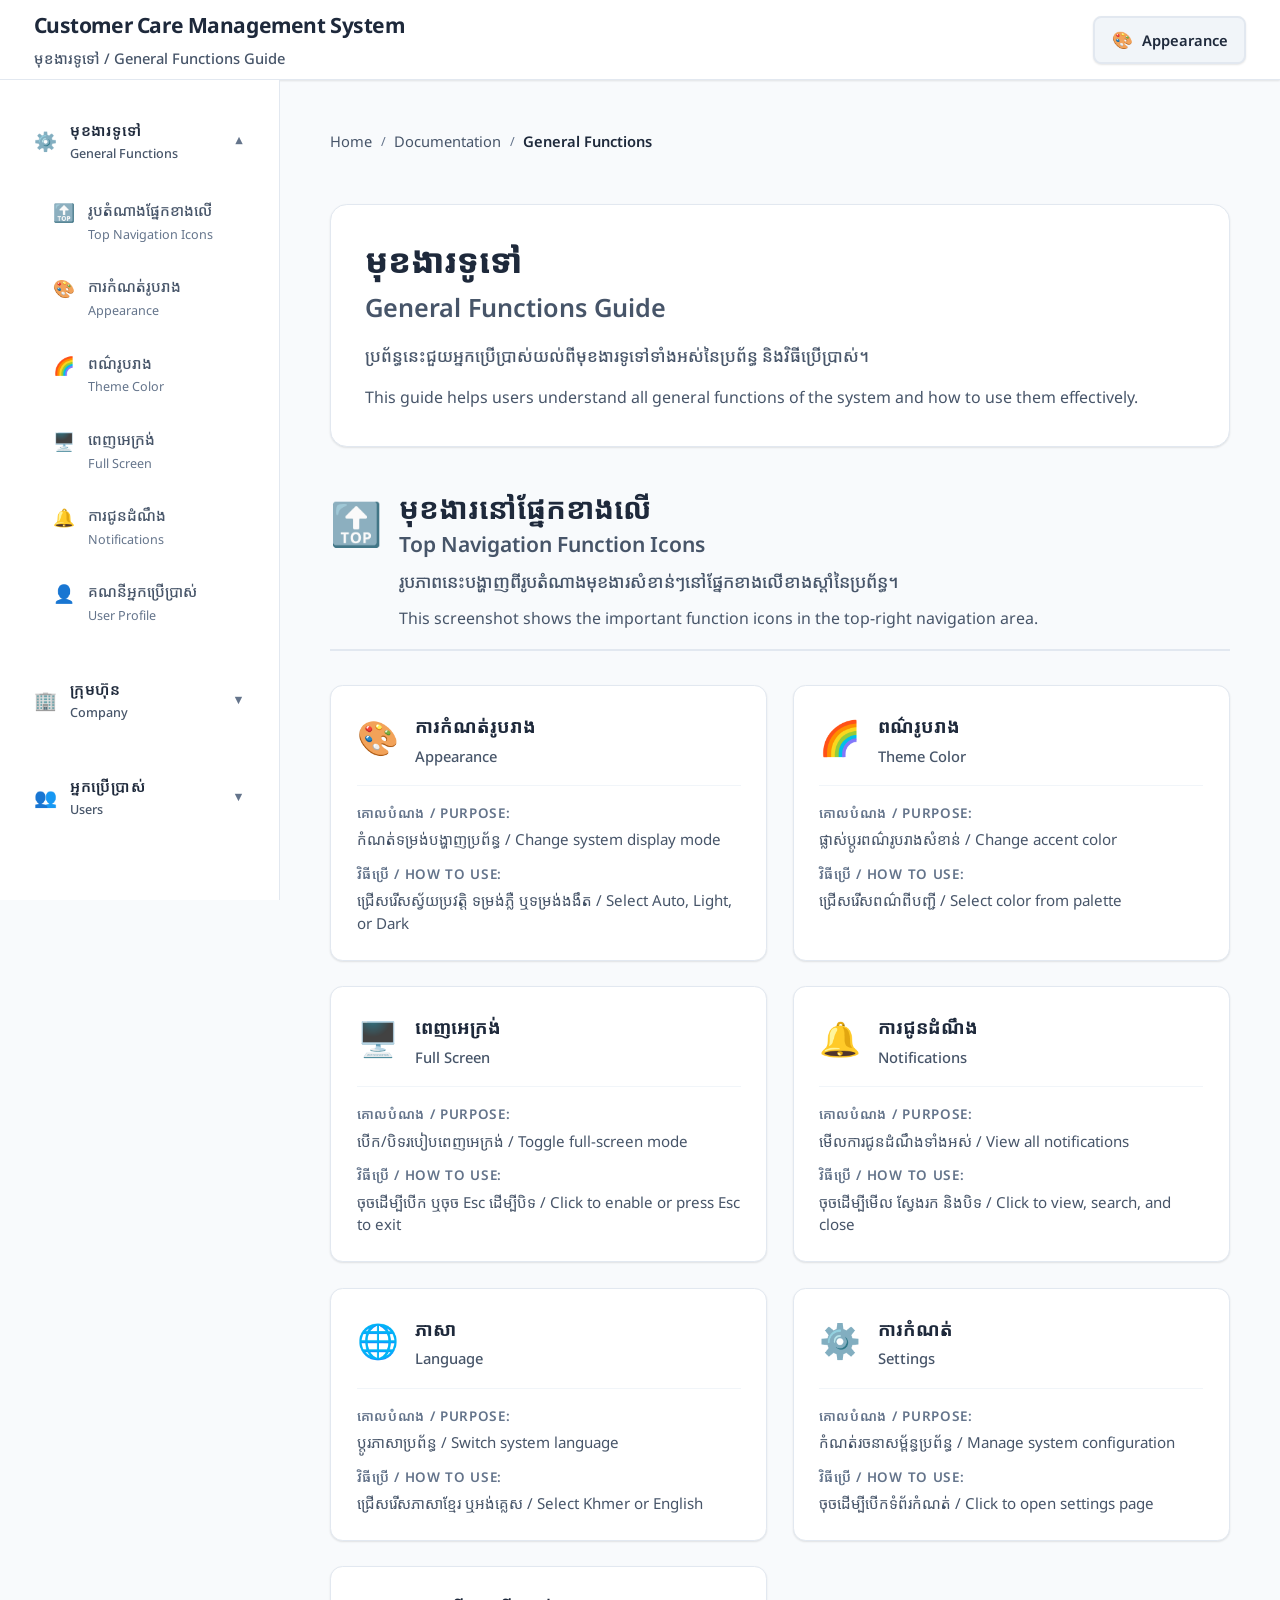
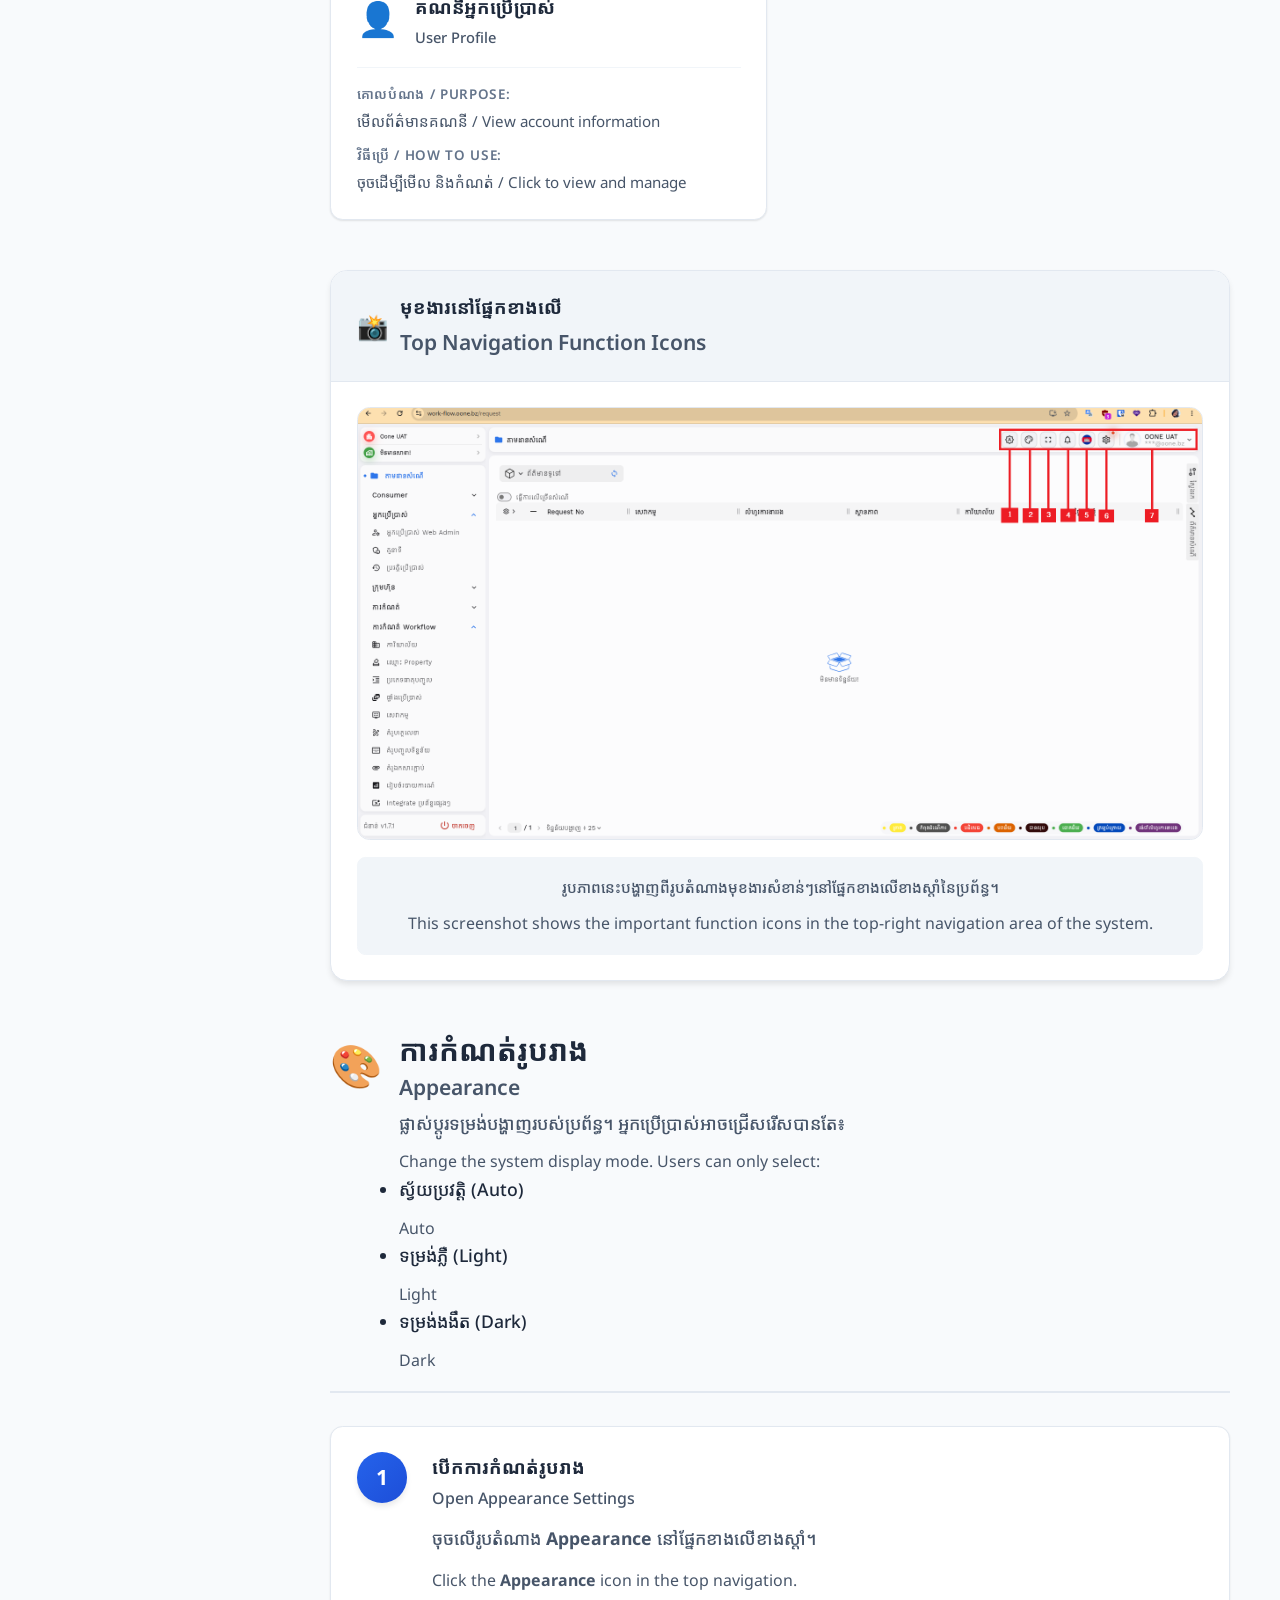
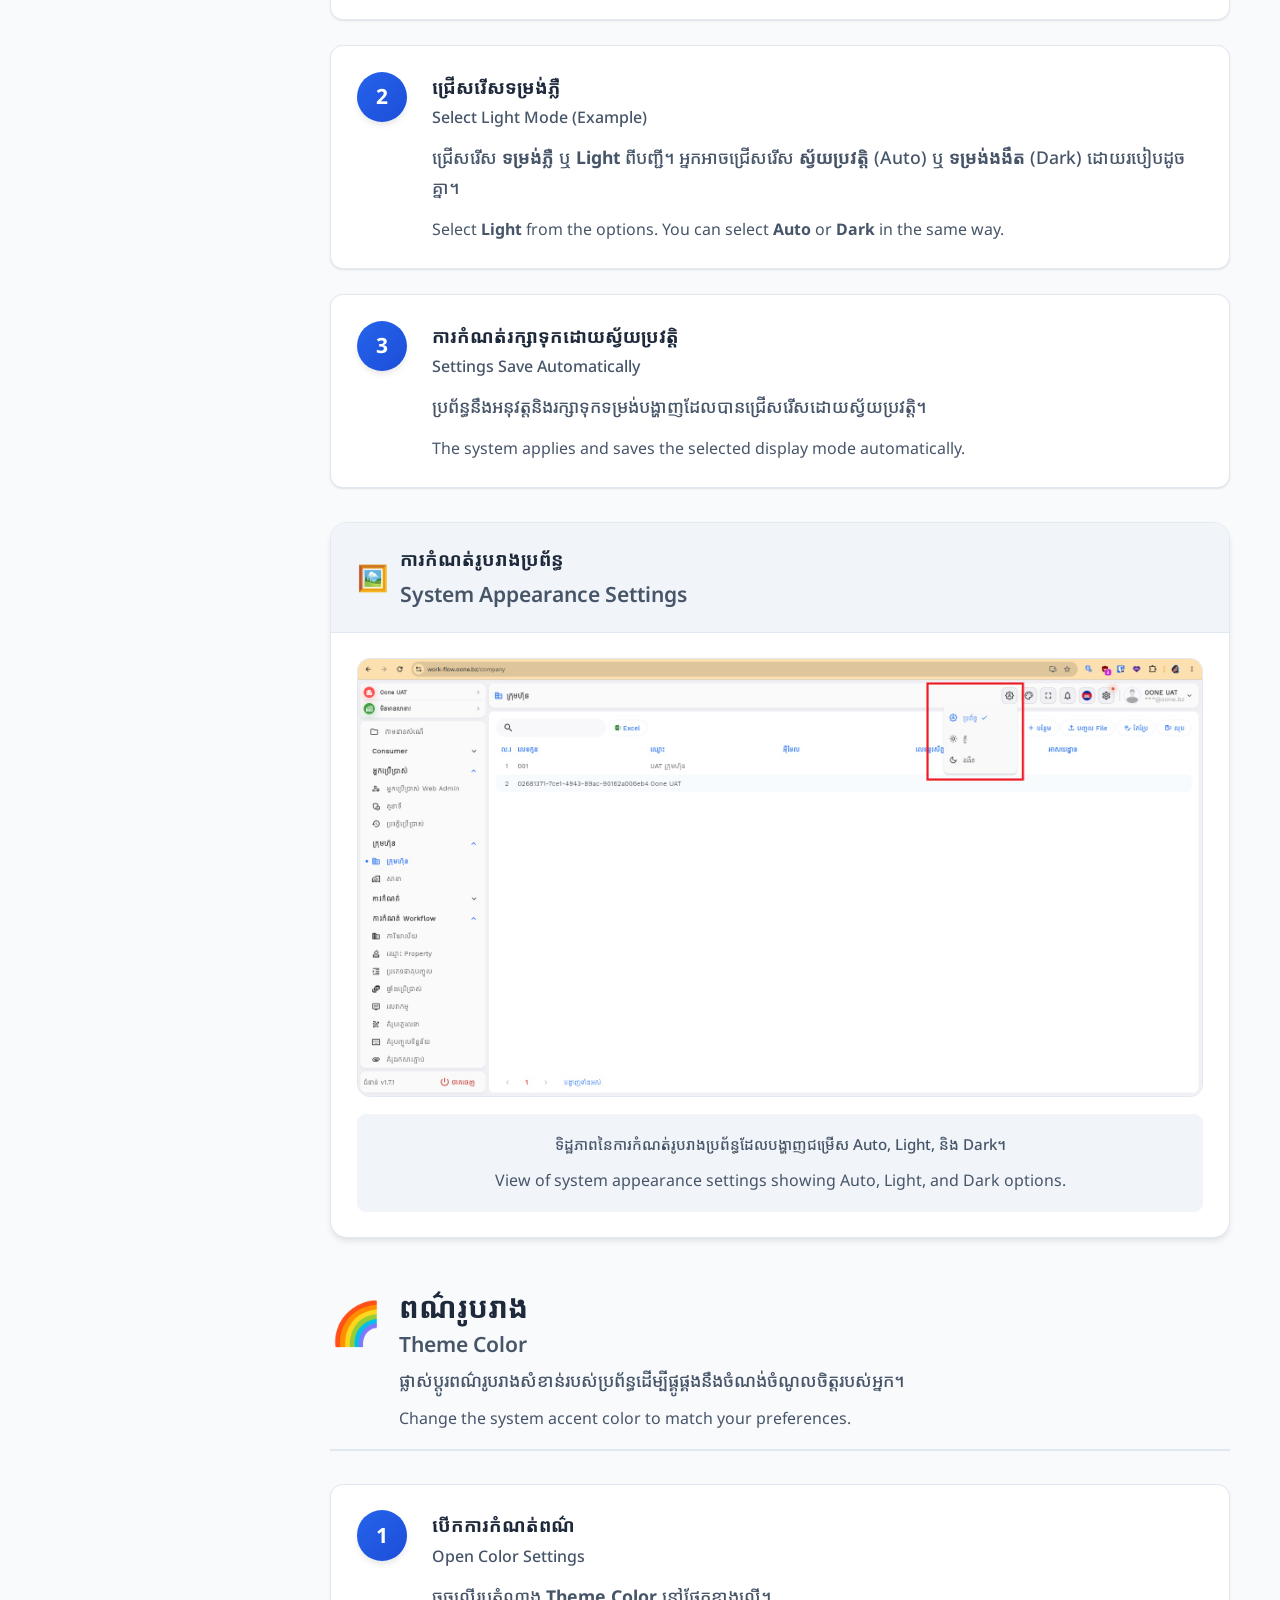
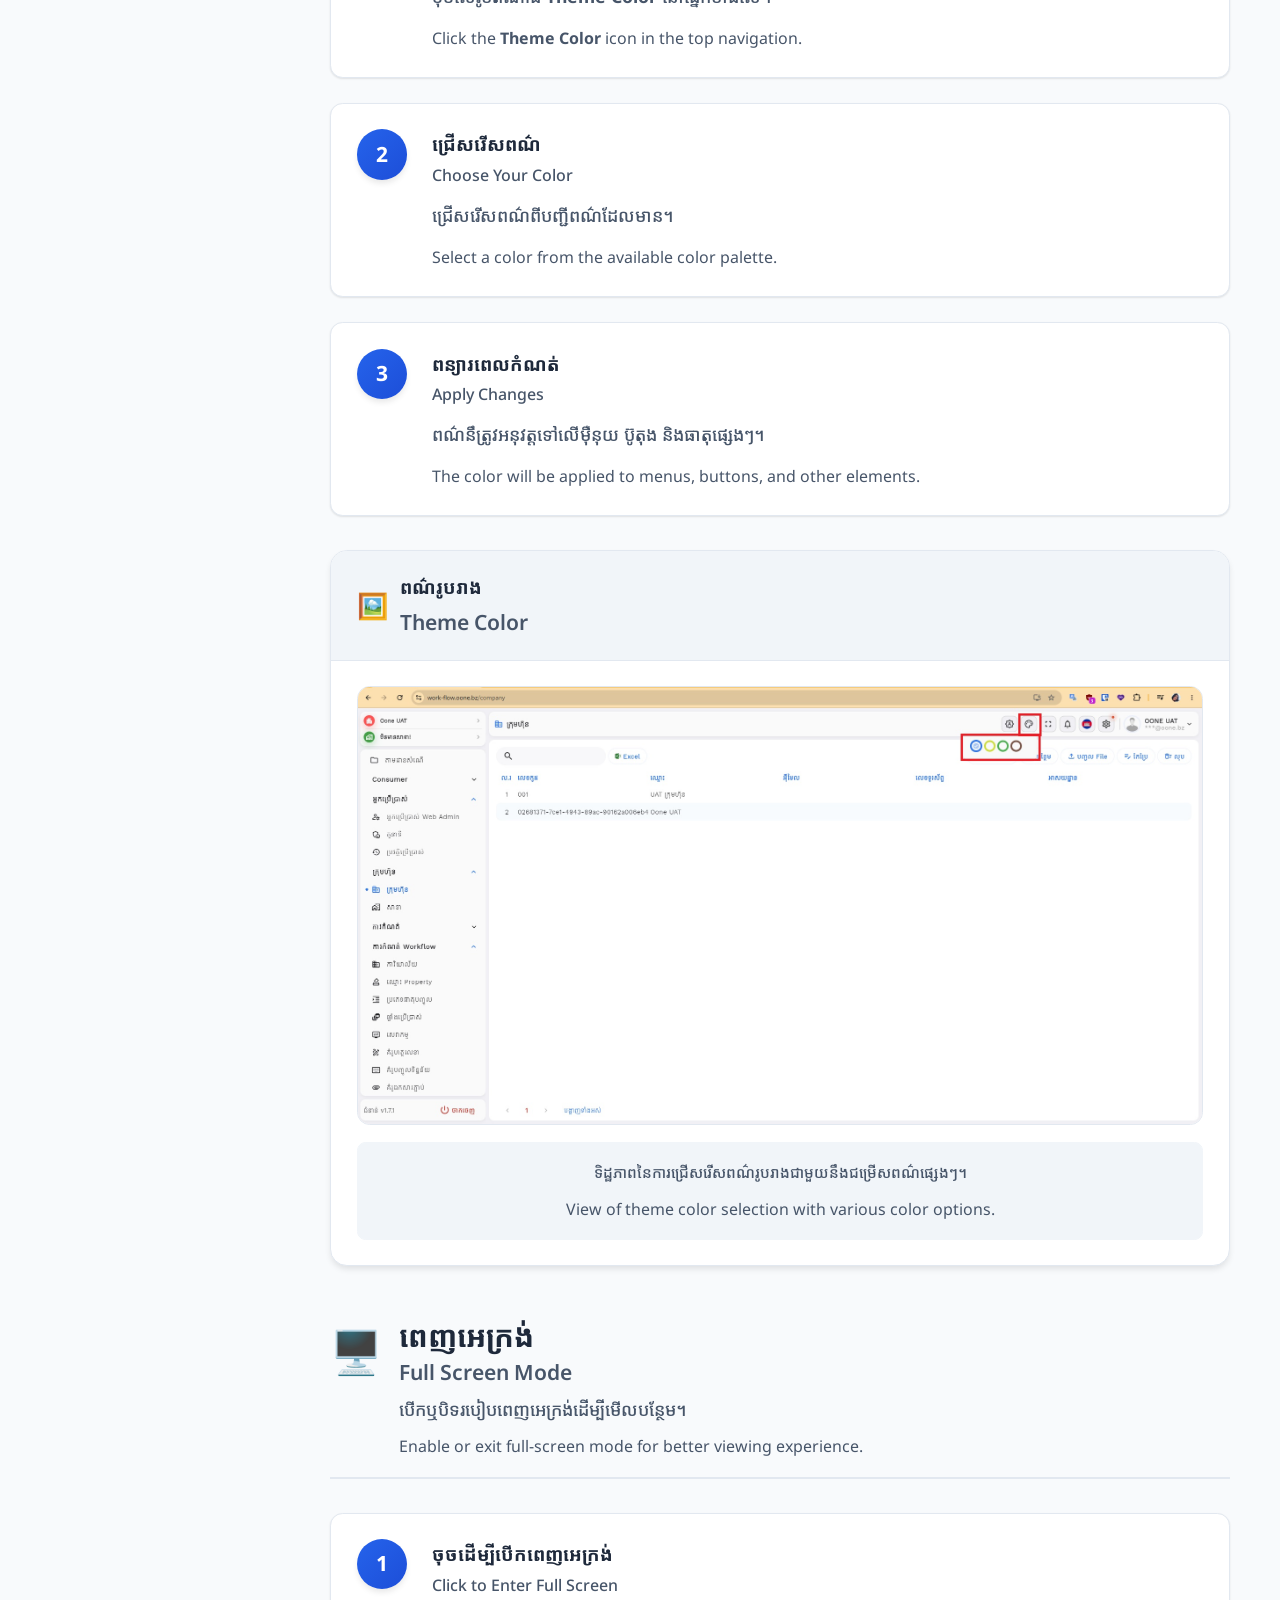
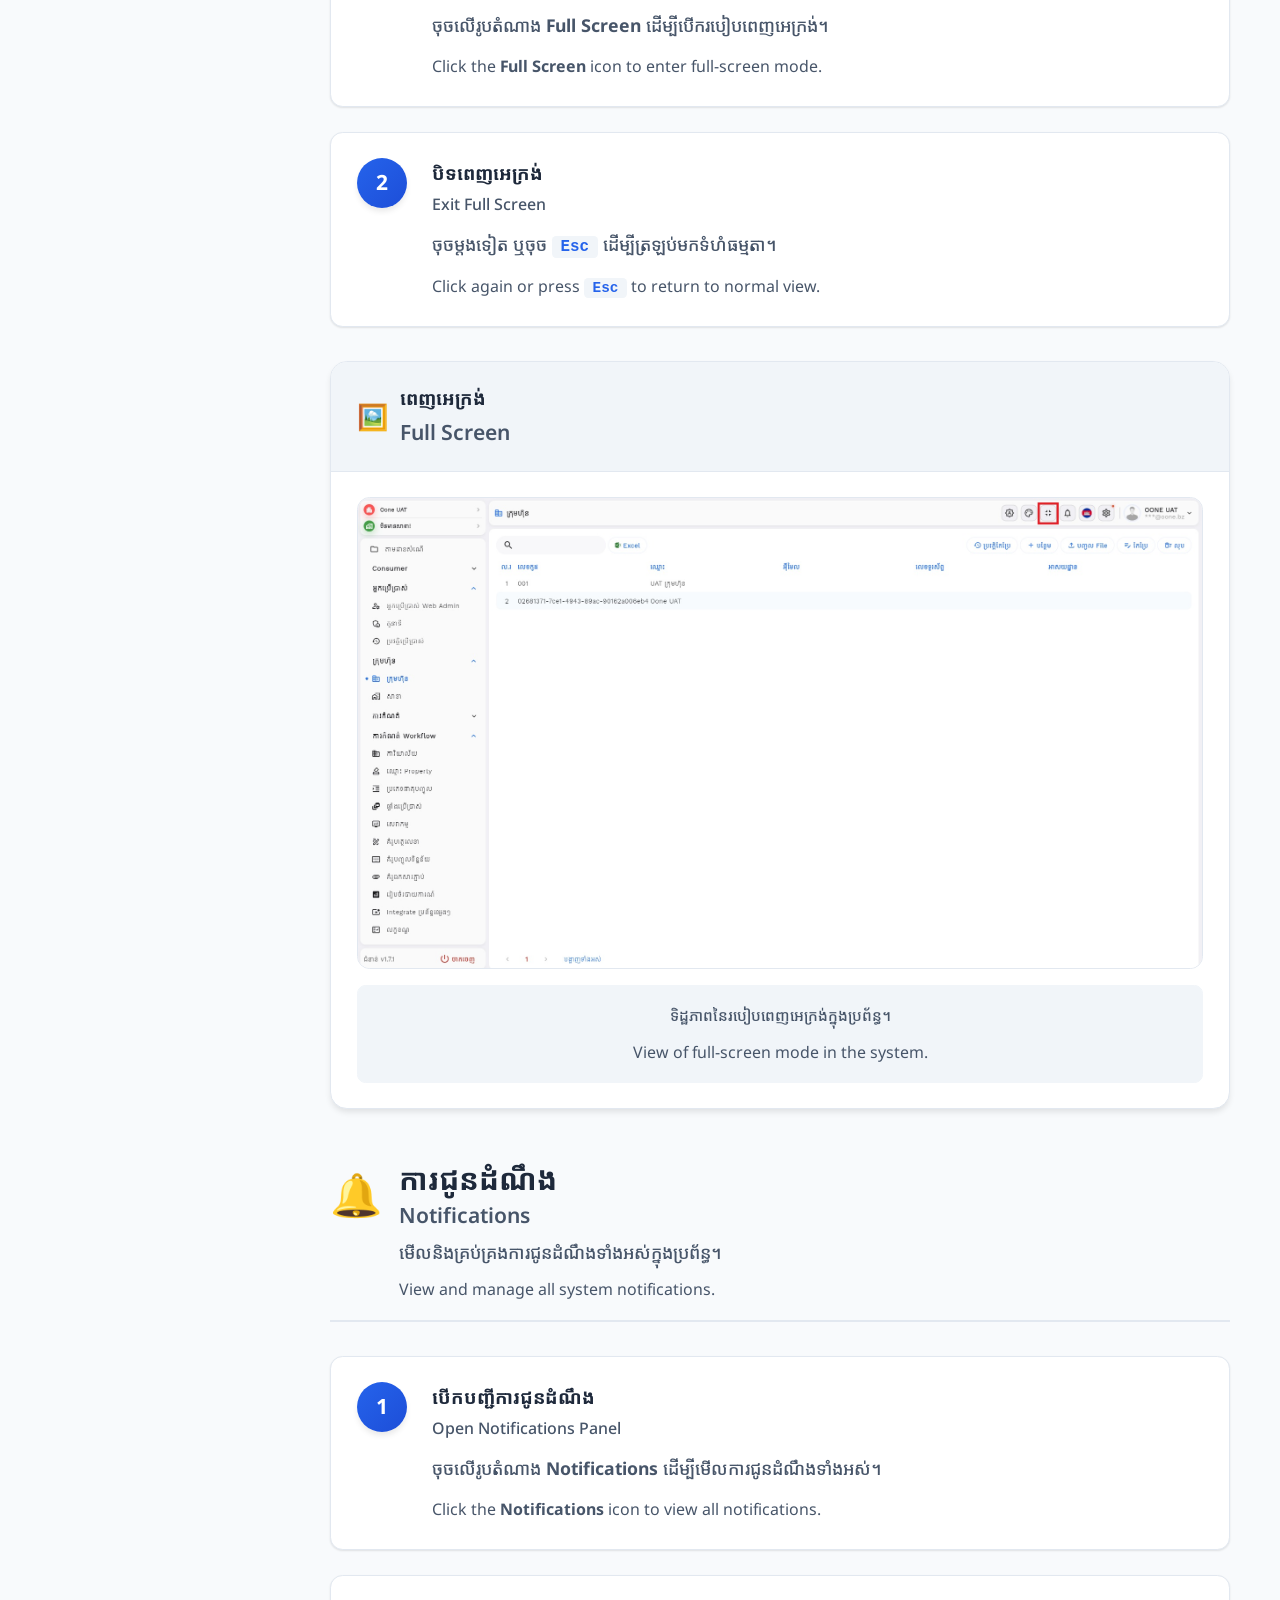
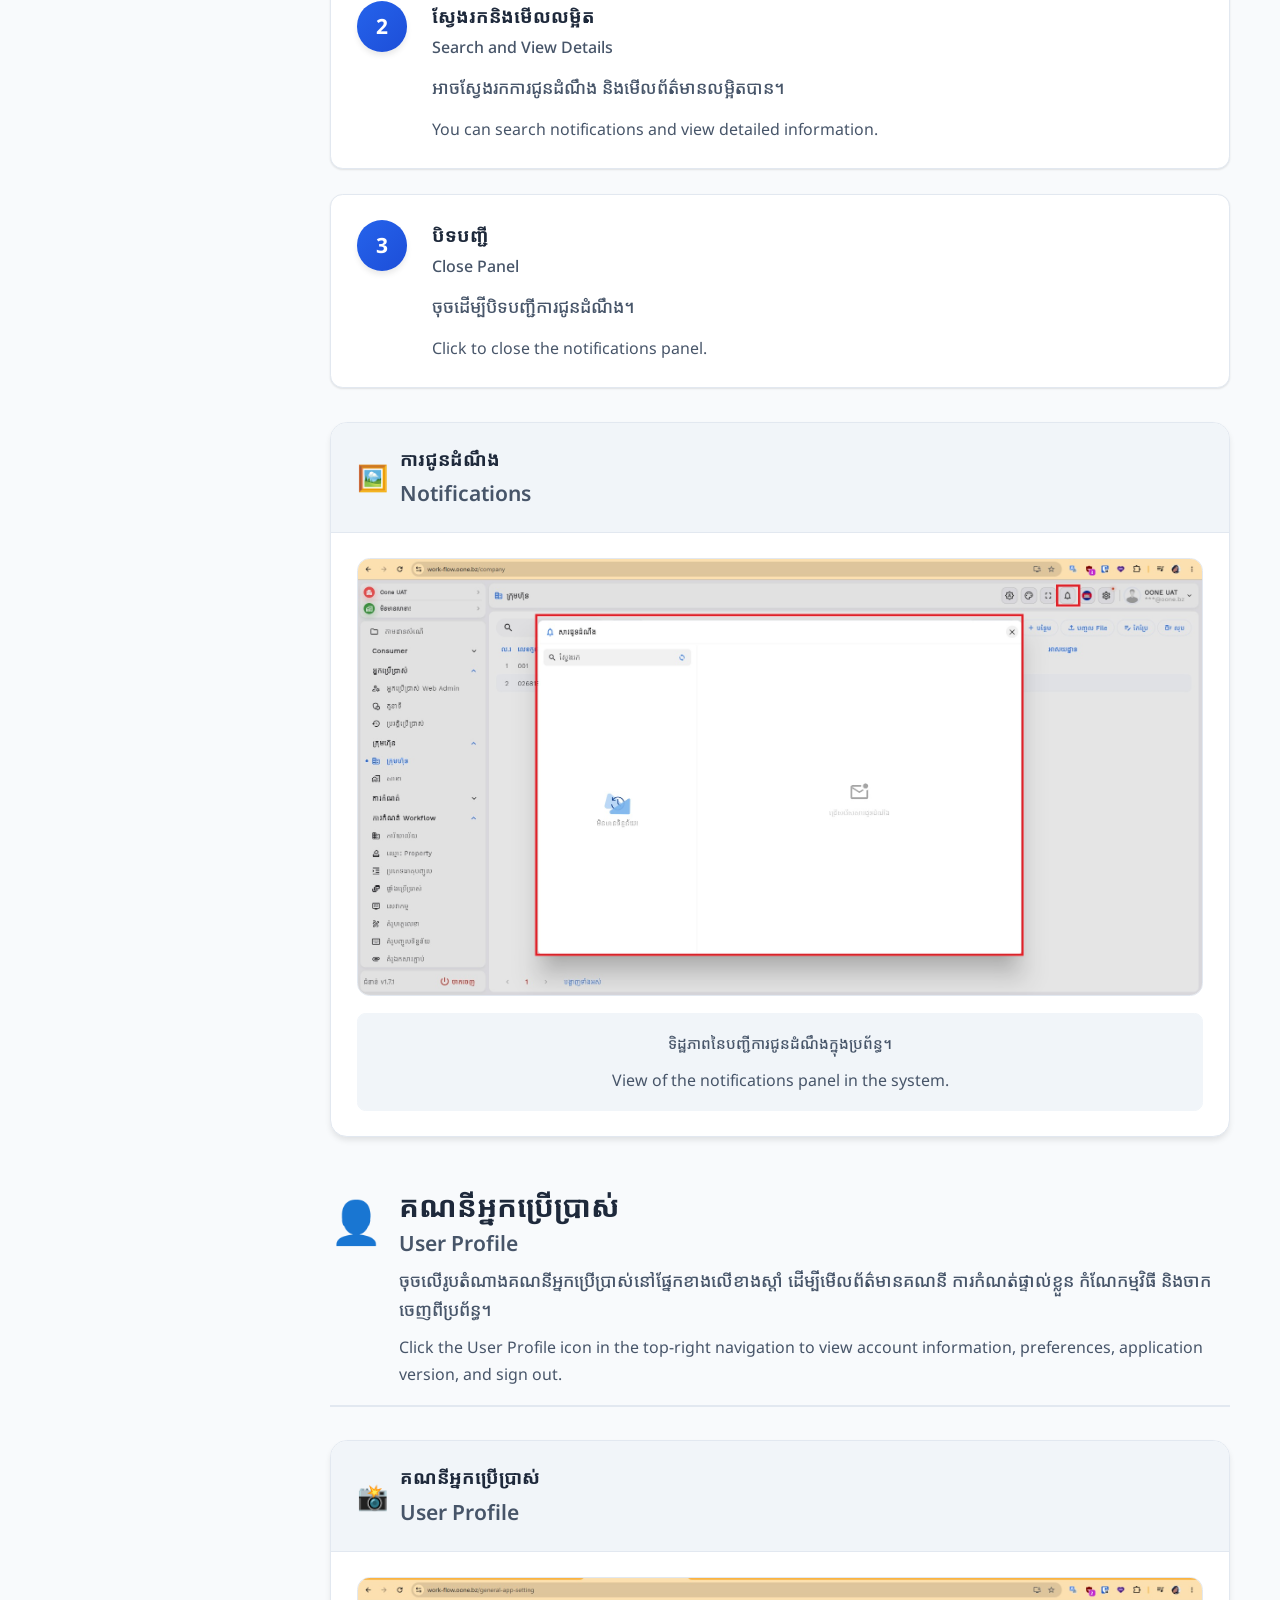
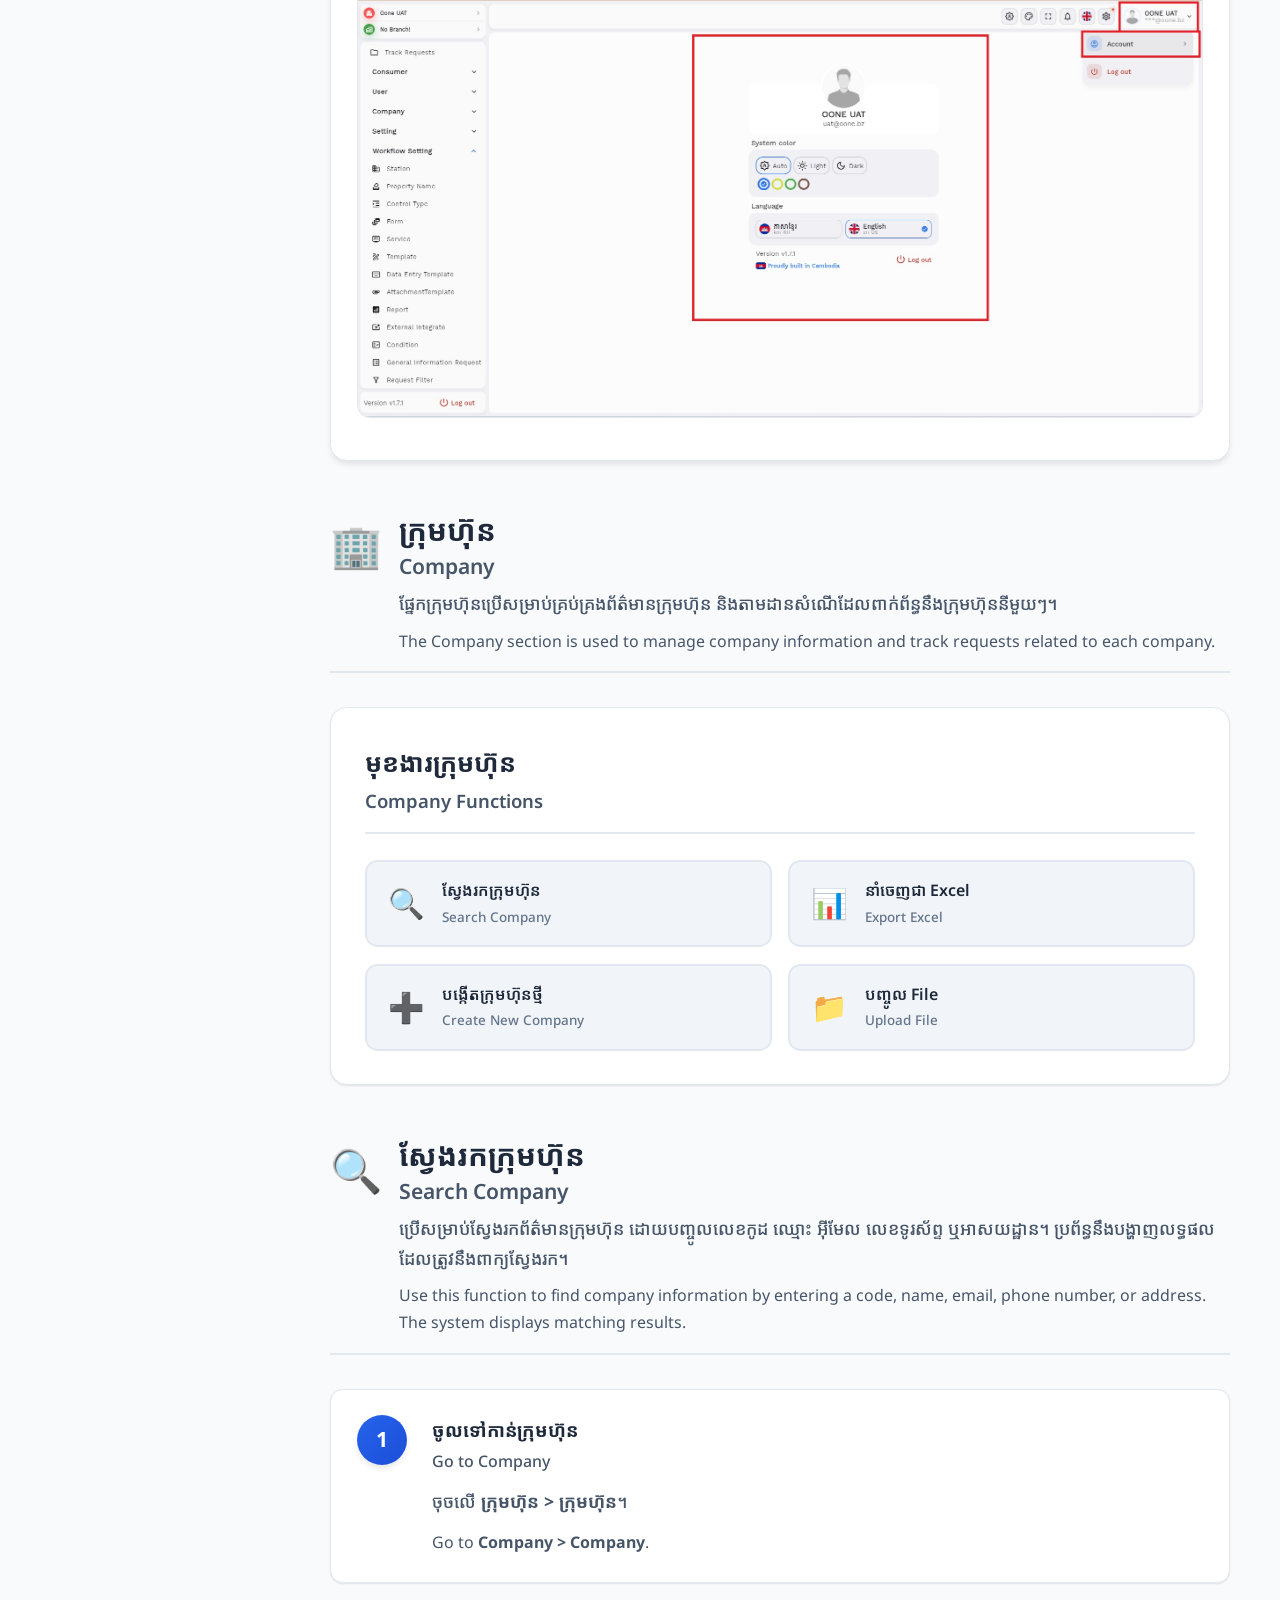
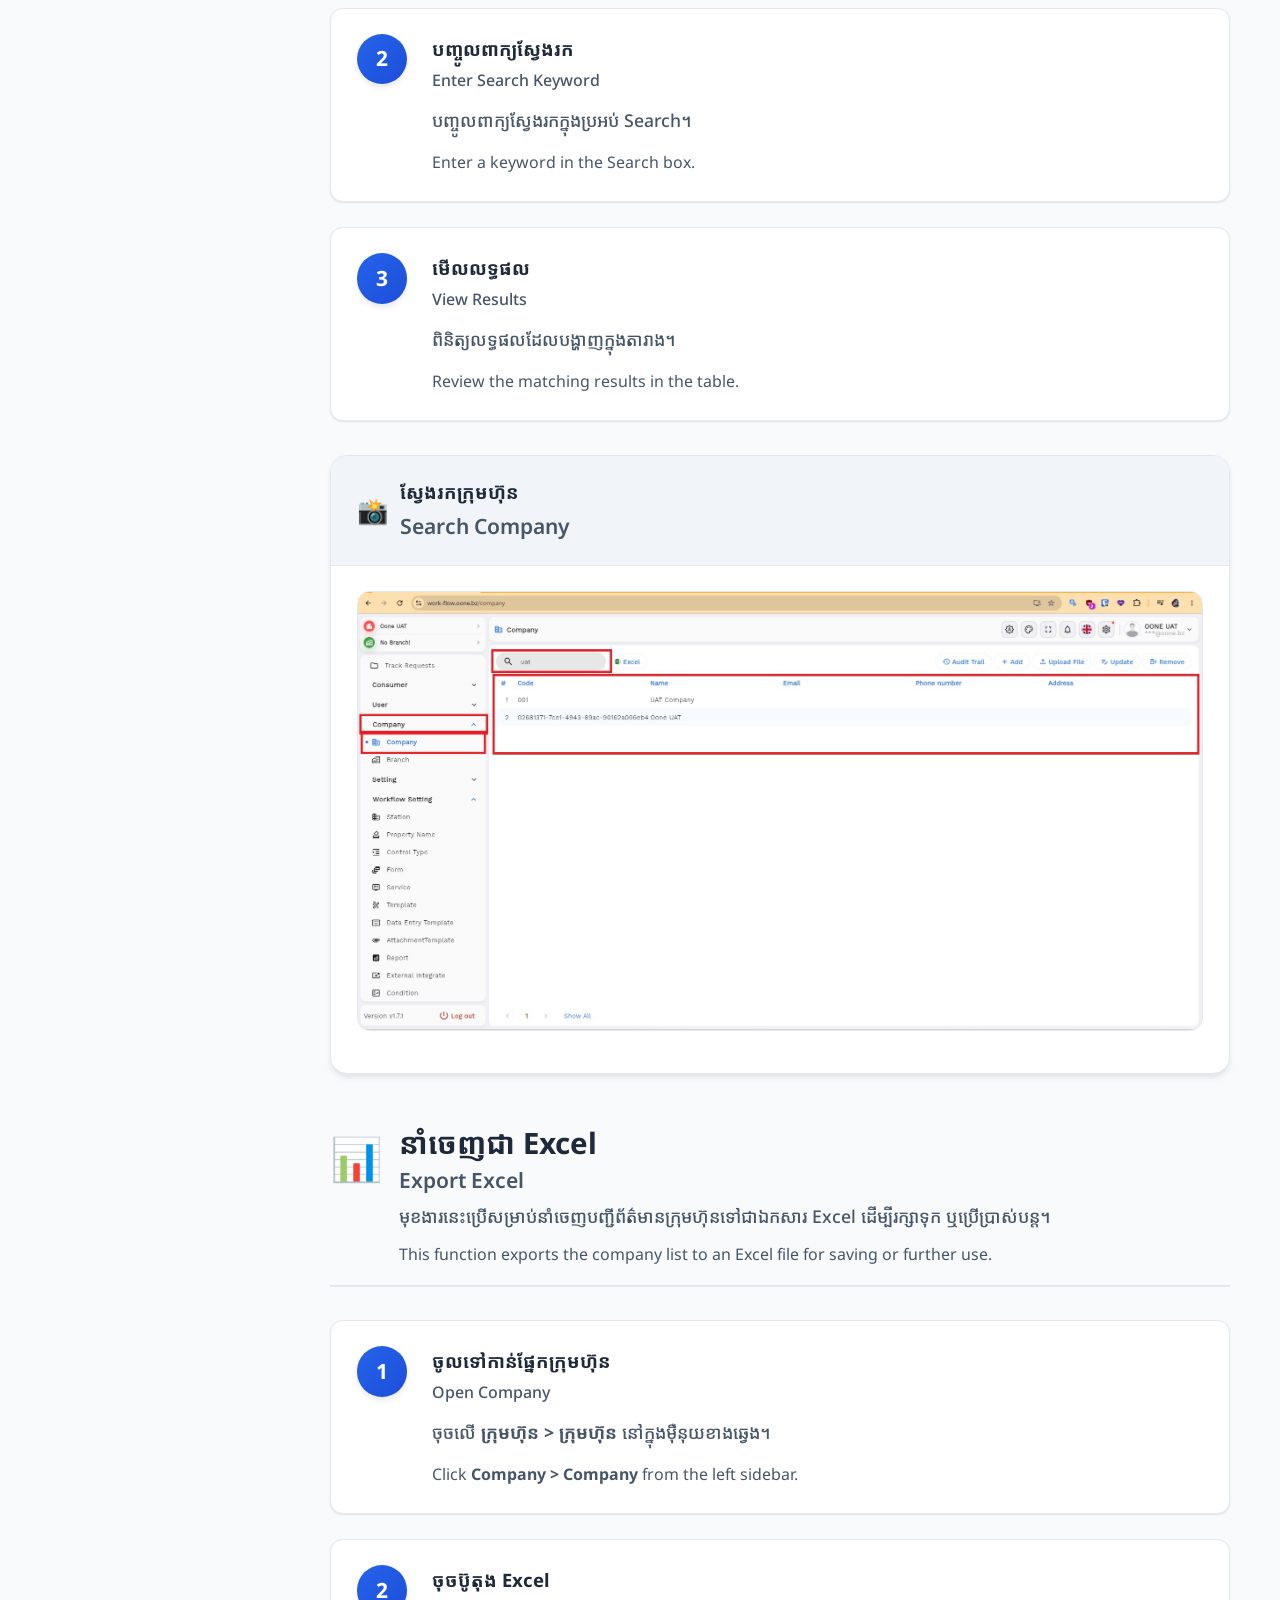
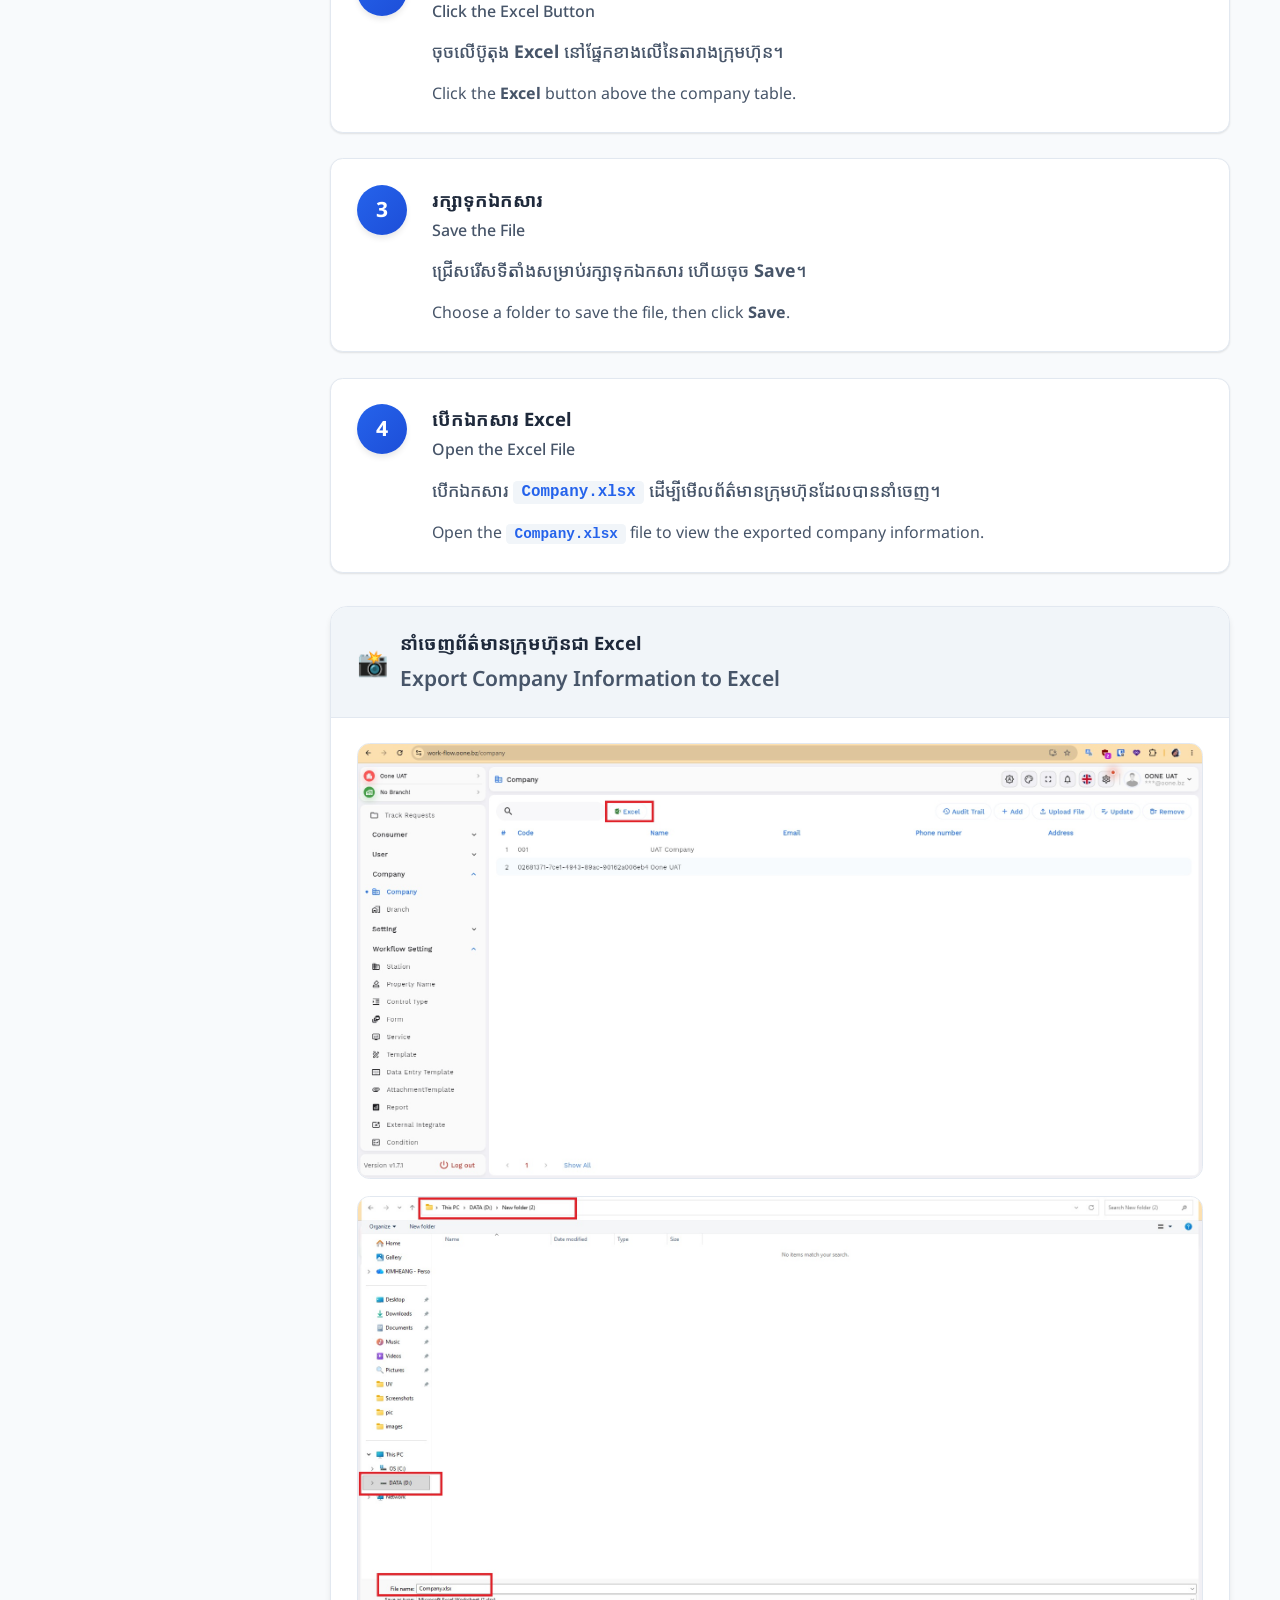
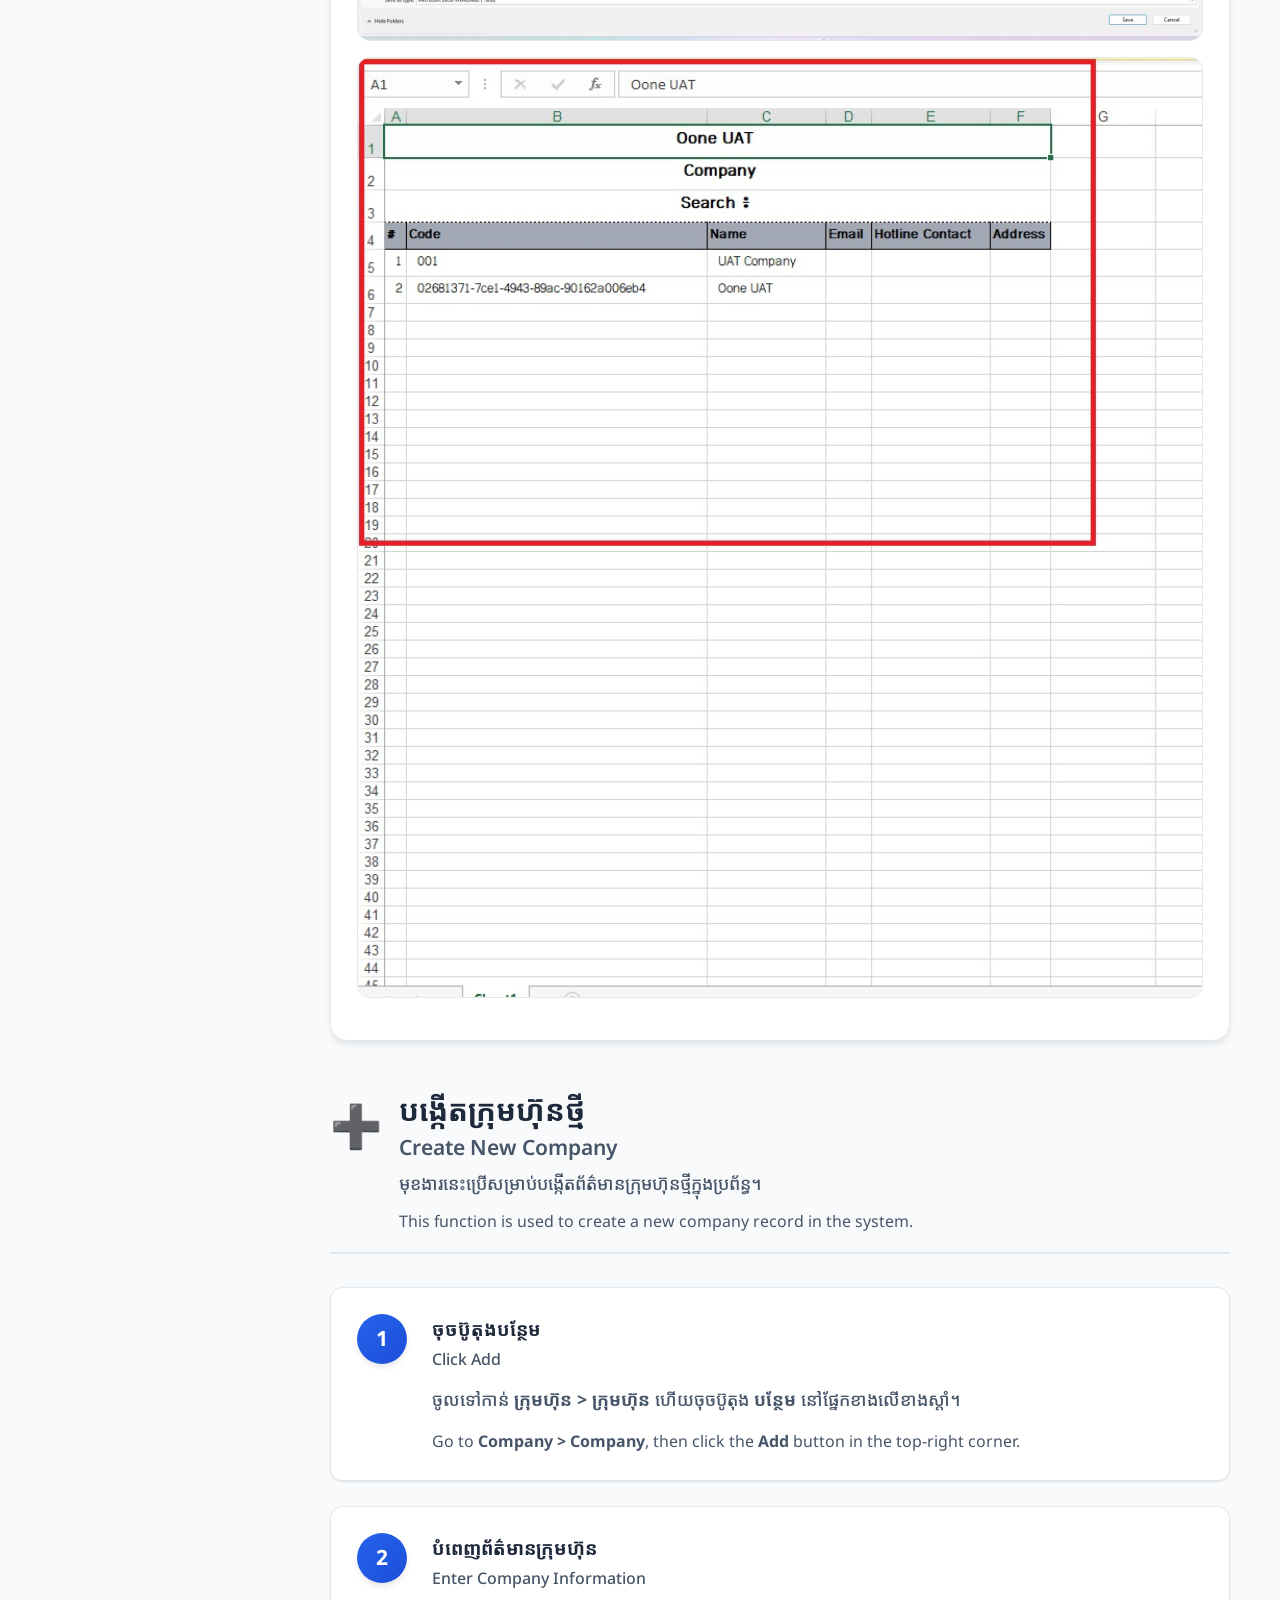
<file: index.html>
<!DOCTYPE html>
<html lang="km">
<head>
    <meta charset="UTF-8">
    <meta name="viewport" content="width=device-width, initial-scale=1.0">
    <title>Customer Care Management System - General Functions Guide</title>
    <link rel="stylesheet" href="styles.css">
</head>
<body>
    <!-- Compact Header -->
    <header class="header">
        <div class="header-content">
            <div class="header-left">
                <h1 class="system-name">Customer Care Management System</h1>
                <p class="page-title">មុខងារទូទៅ / General Functions Guide</p>
            </div>
            <div class="header-right">
                <button class="appearance-btn" id="appearanceBtn" aria-label="Change appearance">
                    <span class="appearance-icon">🎨</span>
                    <span class="appearance-text">Appearance</span>
                </button>
                <div class="appearance-popup" id="appearancePopup">
                    <button class="theme-option" data-theme="auto">
                        <span class="theme-label">
                            <span class="theme-khmer">ស្វ័យប្រវត្តិ</span>
                            <span class="theme-english">Auto</span>
                        </span>
                        <span class="theme-check">✓</span>
                    </button>
                    <button class="theme-option" data-theme="light">
                        <span class="theme-label">
                            <span class="theme-khmer">ទម្រង់ភ្លឺ</span>
                            <span class="theme-english">Light</span>
                        </span>
                        <span class="theme-check">✓</span>
                    </button>
                    <button class="theme-option" data-theme="dark">
                        <span class="theme-label">
                            <span class="theme-khmer">ទម្រង់ងងឹត</span>
                            <span class="theme-english">Dark</span>
                        </span>
                        <span class="theme-check">✓</span>
                    </button>
                </div>
            </div>
        </div>
    </header>

    <!-- Left Sidebar -->
    <aside class="sidebar" id="sidebar">
        <button class="sidebar-close" id="sidebarCloseButton" aria-label="Close navigation menu">
            <span class="close-icon">✕</span>
        </button>
        <nav class="sidebar-nav">
            <!-- General Functions -->
            <details class="nav-group" open>
                <summary class="nav-summary">
                    <span class="nav-icon">⚙️</span>
                    <span class="nav-text">
                        <span class="nav-khmer">មុខងារទូទៅ</span>
                        <span class="nav-english">General Functions</span>
                    </span>
                    <span class="nav-arrow">▼</span>
                </summary>
                <div class="nav-items">
                    <a href="#top-navigation" class="nav-link active">
                        <span class="nav-icon">🔝</span>
                        <span class="nav-text">
                            <span class="nav-khmer">រូបតំណាងផ្នែកខាងលើ</span>
                            <span class="nav-english">Top Navigation Icons</span>
                        </span>
                    </a>
                    <a href="#appearance-settings" class="nav-link">
                        <span class="nav-icon">🎨</span>
                        <span class="nav-text">
                            <span class="nav-khmer">ការកំណត់រូបរាង</span>
                            <span class="nav-english">Appearance</span>
                        </span>
                    </a>
                    <a href="#theme-color" class="nav-link">
                        <span class="nav-icon">🌈</span>
                        <span class="nav-text">
                            <span class="nav-khmer">ពណ៌រូបរាង</span>
                            <span class="nav-english">Theme Color</span>
                        </span>
                    </a>
                    <a href="#full-screen" class="nav-link">
                        <span class="nav-icon">🖥️</span>
                        <span class="nav-text">
                            <span class="nav-khmer">ពេញអេក្រង់</span>
                            <span class="nav-english">Full Screen</span>
                        </span>
                    </a>
                    <a href="#notifications" class="nav-link">
                        <span class="nav-icon">🔔</span>
                        <span class="nav-text">
                            <span class="nav-khmer">ការជូនដំណឹង</span>
                            <span class="nav-english">Notifications</span>
                        </span>
                    </a>
                    <a href="#user-profile" class="nav-link">
                        <span class="nav-icon">👤</span>
                        <span class="nav-text">
                            <span class="nav-khmer">គណនីអ្នកប្រើប្រាស់</span>
                            <span class="nav-english">User Profile</span>
                        </span>
                    </a>
                </div>
            </details>

            <!-- Company -->
            <details class="nav-group">
                <summary class="nav-summary">
                    <span class="nav-icon">🏢</span>
                    <span class="nav-text">
                        <span class="nav-khmer">ក្រុមហ៊ុន</span>
                        <span class="nav-english">Company</span>
                    </span>
                    <span class="nav-arrow">▼</span>
                </summary>
                <div class="nav-items">
                    <details class="nav-subgroup">
                        <summary class="nav-summary">
                            <span class="nav-icon">📋</span>
                            <span class="nav-text">
                                <span class="nav-khmer">ក្រុមហ៊ុន</span>
                                <span class="nav-english">Company</span>
                            </span>
                            <span class="nav-arrow">▶</span>
                        </summary>
                        <div class="nav-items">
                            <a href="#company-search" class="nav-link">
                                <span class="nav-icon">🔍</span>
                                <span class="nav-text">
                                    <span class="nav-khmer">ស្វែងរក</span>
                                    <span class="nav-english">Search</span>
                                </span>
                            </a>
                            <a href="#company-export-excel" class="nav-link">
                                <span class="nav-icon">📊</span>
                                <span class="nav-text">
                                    <span class="nav-khmer">នាំចេញជា Excel</span>
                                    <span class="nav-english">Export Excel</span>
                                </span>
                            </a>
                            <a href="#company-create" class="nav-link">
                                <span class="nav-icon">➕</span>
                                <span class="nav-text">
                                    <span class="nav-khmer">បង្កើតក្រុមហ៊ុនថ្មី</span>
                                    <span class="nav-english">Create New Company</span>
                                </span>
                            </a>
                            <a href="#company-upload-file" class="nav-link">
                                <span class="nav-icon">📁</span>
                                <span class="nav-text">
                                    <span class="nav-khmer">បញ្ចូល File</span>
                                    <span class="nav-english">Upload File</span>
                                </span>
                            </a>
                            <a href="#company-update" class="nav-link">
                                <span class="nav-icon">✏️</span>
                                <span class="nav-text">
                                    <span class="nav-khmer">កែប្រែក្រុមហ៊ុន</span>
                                    <span class="nav-english">Update Company</span>
                                </span>
                            </a>
                        </div>
                    </details>
                    <details class="nav-subgroup">
                        <summary class="nav-summary">
                            <span class="nav-icon">🏪</span>
                            <span class="nav-text">
                                <span class="nav-khmer">សាខា</span>
                                <span class="nav-english">Branch</span>
                            </span>
                            <span class="nav-arrow">▶</span>
                        </summary>
                        <div class="nav-items">
                            <a href="#branch-search" class="nav-link">
                                <span class="nav-icon">🔍</span>
                                <span class="nav-text">
                                    <span class="nav-khmer">ស្វែងរក</span>
                                    <span class="nav-english">Search</span>
                                </span>
                            </a>
                            <a href="#branch-export-excel" class="nav-link">
                                <span class="nav-icon">📊</span>
                                <span class="nav-text">
                                    <span class="nav-khmer">នាំចេញជា Excel</span>
                                    <span class="nav-english">Export Excel</span>
                                </span>
                            </a>
                            <a href="#branch-create" class="nav-link">
                                <span class="nav-icon">➕</span>
                                <span class="nav-text">
                                    <span class="nav-khmer">បង្កើតសាខាថ្មី</span>
                                    <span class="nav-english">Create New Branch</span>
                                </span>
                            </a>
                            <a href="#branch-update" class="nav-link">
                                <span class="nav-icon">✏️</span>
                                <span class="nav-text">
                                    <span class="nav-khmer">កែប្រែសាខា</span>
                                    <span class="nav-english">Update Branch</span>
                                </span>
                            </a>
                            <a href="#branch-remove" class="nav-link">
                                <span class="nav-icon">🗑️</span>
                                <span class="nav-text">
                                    <span class="nav-khmer">លុបសាខា</span>
                                    <span class="nav-english">Remove Branch</span>
                                </span>
                            </a>
                        </div>
                    </details>
                </div>
            </details>
            <!-- Users -->
            <details class="nav-group">
                <summary class="nav-summary">
                    <span class="nav-icon">👥</span>
                    <span class="nav-text">
                        <span class="nav-khmer">អ្នកប្រើប្រាស់</span>
                        <span class="nav-english">Users</span>
                    </span>
                    <span class="nav-arrow">▼</span>
                </summary>
                <div class="nav-items">
                    <a href="#users-web-admin" class="nav-link">
                        <span class="nav-icon">👤</span>
                        <span class="nav-text">
                            <span class="nav-khmer">អ្នកប្រើប្រាស់ Web Admin</span>
                            <span class="nav-english">Web Admin Users</span>
                        </span>
                    </a>
                    <details class="nav-subgroup">
                        <summary class="nav-summary">
                            <span class="nav-icon">🔐</span>
                            <span class="nav-text">
                                <span class="nav-khmer">តួនាទី</span>
                                <span class="nav-english">Roles</span>
                            </span>
                            <span class="nav-arrow">▶</span>
                        </summary>
                        <div class="nav-items">
                            <a href="#users-roles" class="nav-link">
                                <span class="nav-icon">🔐</span>
                                <span class="nav-text">
                                    <span class="nav-khmer">តួនាទី</span>
                                    <span class="nav-english">Roles</span>
                                </span>
                            </a>
                            <a href="#users-roles-search" class="nav-link">
                                <span class="nav-icon">🔍</span>
                                <span class="nav-text">
                                    <span class="nav-khmer">ស្វែងរកតួនាទី</span>
                                    <span class="nav-english">Search Roles</span>
                                </span>
                            </a>
                            <a href="#users-roles-export-excel" class="nav-link">
                                <span class="nav-icon">📊</span>
                                <span class="nav-text">
                                    <span class="nav-khmer">នាំចេញជា Excel</span>
                                    <span class="nav-english">Export Excel</span>
                                </span>
                            </a>
                        </div>
                    </details>
                    <a href="#users-usage-history" class="nav-link">
                        <span class="nav-icon">📊</span>
                        <span class="nav-text">
                            <span class="nav-khmer">ប្រវត្តិប្រើប្រាស់</span>
                            <span class="nav-english">Usage History</span>
                        </span>
                    </a>
                </div>
            </details>
        </nav>
    </aside>

    <!-- Mobile Menu Toggle -->
    <button class="mobile-menu-toggle" id="mobileMenuButton" type="button" aria-label="Toggle navigation menu">
        <span class="toggle-icon">☰</span>
    </button>
    <div class="sidebar-overlay" id="sidebarOverlay"></div>

    <!-- Main Content -->
    <main class="main-content">
        <!-- Breadcrumb -->
        <nav class="breadcrumb">
            <a href="#" class="breadcrumb-item">Home</a>
            <span class="breadcrumb-separator">/</span>
            <a href="#" class="breadcrumb-item">Documentation</a>
            <span class="breadcrumb-separator">/</span>
            <span class="breadcrumb-item active">General Functions</span>
        </nav>

        <!-- Page Introduction -->
        <section class="page-intro">
            <h1 class="page-heading">
                <span class="heading-khmer">មុខងារទូទៅ</span>
                <span class="heading-english">General Functions Guide</span>
            </h1>
            <p class="intro-text">
                <span class="text-khmer">ប្រព័ន្ធនេះជួយអ្នកប្រើប្រាស់យល់ពីមុខងារទូទៅទាំងអស់នៃប្រព័ន្ធ និងវិធីប្រើប្រាស់។</span>
                <span class="text-english">This guide helps users understand all general functions of the system and how to use them effectively.</span>
            </p>
        </section>

        <!-- Function Guide Section -->
        <section id="top-navigation" class="content-section">
            <div class="section-header">
                <div class="section-icon">🔝</div>
                <div class="section-title-group">
                    <h2 class="section-title">
                        <span class="title-khmer">មុខងារនៅផ្នែកខាងលើ</span>
                        <span class="title-english">Top Navigation Function Icons</span>
                    </h2>
                    <p class="section-description">
                        <span class="desc-khmer">រូបភាពនេះបង្ហាញពីរូបតំណាងមុខងារសំខាន់ៗនៅផ្នែកខាងលើខាងស្តាំនៃប្រព័ន្ធ។</span>
                        <span class="desc-english">This screenshot shows the important function icons in the top-right navigation area.</span>
                    </p>
                </div>
            </div>

            <!-- Function Cards Grid -->
            <div class="function-cards">
                <div class="function-card">
                    <div class="card-header">
                        <span class="card-icon">🎨</span>
                        <div class="card-title-group">
                            <h3 class="card-title-khmer">ការកំណត់រូបរាង</h3>
                            <h4 class="card-title-english">Appearance</h4>
                        </div>
                    </div>
                    <div class="card-body">
                        <div class="info-row">
                            <span class="info-label">គោលបំណង / Purpose:</span>
                            <span class="info-value">កំណត់ទម្រង់បង្ហាញប្រព័ន្ធ / Change system display mode</span>
                        </div>
                        <div class="info-row">
                            <span class="info-label">វិធីប្រើ / How to Use:</span>
                            <span class="info-value">ជ្រើសរើសស្វ័យប្រវត្តិ ទម្រង់ភ្លឺ ឬទម្រង់ងងឹត / Select Auto, Light, or Dark</span>
                        </div>
                    </div>
                </div>

                <div class="function-card">
                    <div class="card-header">
                        <span class="card-icon">🌈</span>
                        <div class="card-title-group">
                            <h3 class="card-title-khmer">ពណ៌រូបរាង</h3>
                            <h4 class="card-title-english">Theme Color</h4>
                        </div>
                    </div>
                    <div class="card-body">
                        <div class="info-row">
                            <span class="info-label">គោលបំណង / Purpose:</span>
                            <span class="info-value">ផ្លាស់ប្តូរពណ៌រូបរាងសំខាន់ / Change accent color</span>
                        </div>
                        <div class="info-row">
                            <span class="info-label">វិធីប្រើ / How to Use:</span>
                            <span class="info-value">ជ្រើសរើសពណ៌ពីបញ្ជី / Select color from palette</span>
                        </div>
                    </div>
                </div>

                <div class="function-card">
                    <div class="card-header">
                        <span class="card-icon">🖥️</span>
                        <div class="card-title-group">
                            <h3 class="card-title-khmer">ពេញអេក្រង់</h3>
                            <h4 class="card-title-english">Full Screen</h4>
                        </div>
                    </div>
                    <div class="card-body">
                        <div class="info-row">
                            <span class="info-label">គោលបំណង / Purpose:</span>
                            <span class="info-value">បើក/បិទរបៀបពេញអេក្រង់ / Toggle full-screen mode</span>
                        </div>
                        <div class="info-row">
                            <span class="info-label">វិធីប្រើ / How to Use:</span>
                            <span class="info-value">ចុចដើម្បីបើក ឬចុច Esc ដើម្បីបិទ / Click to enable or press Esc to exit</span>
                        </div>
                    </div>
                </div>

                <div class="function-card">
                    <div class="card-header">
                        <span class="card-icon">🔔</span>
                        <div class="card-title-group">
                            <h3 class="card-title-khmer">ការជូនដំណឹង</h3>
                            <h4 class="card-title-english">Notifications</h4>
                        </div>
                    </div>
                    <div class="card-body">
                        <div class="info-row">
                            <span class="info-label">គោលបំណង / Purpose:</span>
                            <span class="info-value">មើលការជូនដំណឹងទាំងអស់ / View all notifications</span>
                        </div>
                        <div class="info-row">
                            <span class="info-label">វិធីប្រើ / How to Use:</span>
                            <span class="info-value">ចុចដើម្បីមើល ស្វែងរក និងបិទ / Click to view, search, and close</span>
                        </div>
                    </div>
                </div>

                <div class="function-card">
                    <div class="card-header">
                        <span class="card-icon">🌐</span>
                        <div class="card-title-group">
                            <h3 class="card-title-khmer">ភាសា</h3>
                            <h4 class="card-title-english">Language</h4>
                        </div>
                    </div>
                    <div class="card-body">
                        <div class="info-row">
                            <span class="info-label">គោលបំណង / Purpose:</span>
                            <span class="info-value">ប្តូរភាសាប្រព័ន្ធ / Switch system language</span>
                        </div>
                        <div class="info-row">
                            <span class="info-label">វិធីប្រើ / How to Use:</span>
                            <span class="info-value">ជ្រើសរើសភាសាខ្មែរ ឬអង់គ្លេស / Select Khmer or English</span>
                        </div>
                    </div>
                </div>

                <div class="function-card">
                    <div class="card-header">
                        <span class="card-icon">⚙️</span>
                        <div class="card-title-group">
                            <h3 class="card-title-khmer">ការកំណត់</h3>
                            <h4 class="card-title-english">Settings</h4>
                        </div>
                    </div>
                    <div class="card-body">
                        <div class="info-row">
                            <span class="info-label">គោលបំណង / Purpose:</span>
                            <span class="info-value">កំណត់រចនាសម្ព័ន្ធប្រព័ន្ធ / Manage system configuration</span>
                        </div>
                        <div class="info-row">
                            <span class="info-label">វិធីប្រើ / How to Use:</span>
                            <span class="info-value">ចុចដើម្បីបើកទំព័រកំណត់ / Click to open settings page</span>
                        </div>
                    </div>
                </div>

                <div class="function-card">
                    <div class="card-header">
                        <span class="card-icon">👤</span>
                        <div class="card-title-group">
                            <h3 class="card-title-khmer">គណនីអ្នកប្រើប្រាស់</h3>
                            <h4 class="card-title-english">User Profile</h4>
                        </div>
                    </div>
                    <div class="card-body">
                        <div class="info-row">
                            <span class="info-label">គោលបំណង / Purpose:</span>
                            <span class="info-value">មើលព័ត៌មានគណនី / View account information</span>
                        </div>
                        <div class="info-row">
                            <span class="info-label">វិធីប្រើ / How to Use:</span>
                            <span class="info-value">ចុចដើម្បីមើល និងកំណត់ / Click to view and manage</span>
                        </div>
                    </div>
                </div>
            </div>
        </section>

        <!-- Screenshot Card -->
        <section class="content-section">
            <div class="screenshot-card">
                <div class="screenshot-header">
                    <span class="screenshot-icon">📸</span>
                    <h3 class="screenshot-title">
                        <span class="title-khmer">មុខងារនៅផ្នែកខាងលើ</span>
                        <span class="title-english">Top Navigation Function Icons</span>
                    </h3>
                </div>
                <div class="screenshot-body">
                    <div class="image-container">
                        <img src="images/Untitled.png" alt="Top Navigation Icons" class="screenshot-image" loading="lazy">
                        <div class="image-overlay">
                            <span class="overlay-text">Click to enlarge / ចុចដើម្បីពង្រីក</span>
                        </div>
                    </div>
                    <div class="screenshot-caption">
                        <p>
                            <span class="text-khmer">រូបភាពនេះបង្ហាញពីរូបតំណាងមុខងារសំខាន់ៗនៅផ្នែកខាងលើខាងស្តាំនៃប្រព័ន្ធ។</span>
                            <span class="text-english">This screenshot shows the important function icons in the top-right navigation area of the system.</span>
                        </p>
                    </div>
                </div>
            </div>
        </section>

        <!-- Appearance Settings Section -->
        <section id="appearance-settings" class="content-section">
            <div class="section-header">
                <div class="section-icon">🎨</div>
                <div class="section-title-group">
                    <h2 class="section-title">
                        <span class="title-khmer">ការកំណត់រូបរាង</span>
                        <span class="title-english">Appearance</span>
                    </h2>
                    <p class="section-description">
                        <span class="desc-khmer">ផ្លាស់ប្តូរទម្រង់បង្ហាញរបស់ប្រព័ន្ធ។ អ្នកប្រើប្រាស់អាចជ្រើសរើសបានតែ៖</span>
                        <span class="desc-english">Change the system display mode. Users can only select:</span>
                    </p>
                    <ul class="mode-options">
                        <li>
                            <span class="text-khmer">ស្វ័យប្រវត្តិ (Auto)</span>
                            <span class="text-english">Auto</span>
                        </li>
                        <li>
                            <span class="text-khmer">ទម្រង់ភ្លឺ (Light)</span>
                            <span class="text-english">Light</span>
                        </li>
                        <li>
                            <span class="text-khmer">ទម្រង់ងងឹត (Dark)</span>
                            <span class="text-english">Dark</span>
                        </li>
                    </ul>
                </div>
            </div>

            <div class="steps-container">
                <div class="step-item">
                    <div class="step-number">1</div>
                    <div class="step-content">
                        <h3>
                            <span class="content-khmer">បើកការកំណត់រូបរាង</span>
                            <span class="content-english">Open Appearance Settings</span>
                        </h3>
                        <p>
                            <span class="text-khmer">ចុចលើរូបតំណាង <strong>Appearance</strong> នៅផ្នែកខាងលើខាងស្តាំ។</span>
                            <span class="text-english">Click the <strong>Appearance</strong> icon in the top navigation.</span>
                        </p>
                    </div>
                </div>

                <div class="step-item">
                    <div class="step-number">2</div>
                    <div class="step-content">
                        <h3>
                            <span class="content-khmer">ជ្រើសរើសទម្រង់ភ្លឺ</span>
                            <span class="content-english">Select Light Mode (Example)</span>
                        </h3>
                        <p>
                            <span class="text-khmer">ជ្រើសរើស <strong>ទម្រង់ភ្លឺ</strong> ឬ <strong>Light</strong> ពីបញ្ជី។ អ្នកអាចជ្រើសរើស <strong>ស្វ័យប្រវត្តិ</strong> (Auto) ឬ <strong>ទម្រង់ងងឹត</strong> (Dark) ដោយរបៀបដូចគ្នា។</span>
                            <span class="text-english">Select <strong>Light</strong> from the options. You can select <strong>Auto</strong> or <strong>Dark</strong> in the same way.</span>
                        </p>
                    </div>
                </div>

                <div class="step-item">
                    <div class="step-number">3</div>
                    <div class="step-content">
                        <h3>
                            <span class="content-khmer">ការកំណត់រក្សាទុកដោយស្វ័យប្រវត្តិ</span>
                            <span class="content-english">Settings Save Automatically</span>
                        </h3>
                        <p>
                            <span class="text-khmer">ប្រព័ន្ធនឹងអនុវត្តនិងរក្សាទុកទម្រង់បង្ហាញដែលបានជ្រើសរើសដោយស្វ័យប្រវត្តិ។</span>
                            <span class="text-english">The system applies and saves the selected display mode automatically.</span>
                        </p>
                    </div>
                </div>
            </div>

            <div class="screenshot-card">
                <div class="screenshot-header">
                    <span class="screenshot-icon">🖼️</span>
                    <h3 class="screenshot-title">
                        <span class="title-khmer">ការកំណត់រូបរាងប្រព័ន្ធ</span>
                        <span class="title-english">System Appearance Settings</span>
                    </h3>
                </div>
                <div class="screenshot-body">
                    <div class="image-container">
                        <img src="images/company2.jpg" alt="System Appearance Settings" class="screenshot-image" loading="lazy">
                        <div class="image-overlay">
                            <span class="overlay-text">Click to enlarge / ចុចដើម្បីពង្រីក</span>
                        </div>
                    </div>
                    <div class="screenshot-caption">
                        <p>
                            <span class="text-khmer">ទិដ្ឋភាពនៃការកំណត់រូបរាងប្រព័ន្ធដែលបង្ហាញជម្រើស Auto, Light, និង Dark។</span>
                            <span class="text-english">View of system appearance settings showing Auto, Light, and Dark options.</span>
                        </p>
                    </div>
                </div>
            </div>
        </section>

        <!-- Theme Color Section -->
        <section id="theme-color" class="content-section">
            <div class="section-header">
                <div class="section-icon">🌈</div>
                <div class="section-title-group">
                    <h2 class="section-title">
                        <span class="title-khmer">ពណ៌រូបរាង</span>
                        <span class="title-english">Theme Color</span>
                    </h2>
                    <p class="section-description">
                        <span class="desc-khmer">ផ្លាស់ប្តូរពណ៌រូបរាងសំខាន់របស់ប្រព័ន្ធដើម្បីផ្គូផ្គងនឹងចំណង់ចំណូលចិត្តរបស់អ្នក។</span>
                        <span class="desc-english">Change the system accent color to match your preferences.</span>
                    </p>
                </div>
            </div>

            <div class="steps-container">
                <div class="step-item">
                    <div class="step-number">1</div>
                    <div class="step-content">
                        <h3>
                            <span class="content-khmer">បើកការកំណត់ពណ៌</span>
                            <span class="content-english">Open Color Settings</span>
                        </h3>
                        <p>
                            <span class="text-khmer">ចុចលើរូបតំណាង <strong>Theme Color</strong> នៅផ្នែកខាងលើ។</span>
                            <span class="text-english">Click the <strong>Theme Color</strong> icon in the top navigation.</span>
                        </p>
                    </div>
                </div>

                <div class="step-item">
                    <div class="step-number">2</div>
                    <div class="step-content">
                        <h3>
                            <span class="content-khmer">ជ្រើសរើសពណ៌</span>
                            <span class="content-english">Choose Your Color</span>
                        </h3>
                        <p>
                            <span class="text-khmer">ជ្រើសរើសពណ៌ពីបញ្ជីពណ៌ដែលមាន។</span>
                            <span class="text-english">Select a color from the available color palette.</span>
                        </p>
                    </div>
                </div>

                <div class="step-item">
                    <div class="step-number">3</div>
                    <div class="step-content">
                        <h3>
                            <span class="content-khmer">ពន្យារពេលកំណត់</span>
                            <span class="content-english">Apply Changes</span>
                        </h3>
                        <p>
                            <span class="text-khmer">ពណ៌នឹត្រូវអនុវត្តទៅលើម៉ឺនុយ ប៊ូតុង និងធាតុផ្សេងៗ។</span>
                            <span class="text-english">The color will be applied to menus, buttons, and other elements.</span>
                        </p>
                    </div>
                </div>
            </div>

            <div class="screenshot-card">
                <div class="screenshot-header">
                    <span class="screenshot-icon">🖼️</span>
                    <h3 class="screenshot-title">
                        <span class="title-khmer">ពណ៌រូបរាង</span>
                        <span class="title-english">Theme Color</span>
                    </h3>
                </div>
                <div class="screenshot-body">
                    <div class="image-container">
                        <img src="images/company3.jpg" alt="Theme Color Selection" class="screenshot-image" loading="lazy">
                        <div class="image-overlay">
                            <span class="overlay-text">Click to enlarge / ចុចដើម្បីពង្រីក</span>
                        </div>
                    </div>
                    <div class="screenshot-caption">
                        <p>
                            <span class="text-khmer">ទិដ្ឋភាពនៃការជ្រើសរើសពណ៌រូបរាងជាមួយនឹងជម្រើសពណ៌ផ្សេងៗ។</span>
                            <span class="text-english">View of theme color selection with various color options.</span>
                        </p>
                    </div>
                </div>
            </div>
        </section>

        <!-- Full Screen Section -->
        <section id="full-screen" class="content-section">
            <div class="section-header">
                <div class="section-icon">🖥️</div>
                <div class="section-title-group">
                    <h2 class="section-title">
                        <span class="title-khmer">ពេញអេក្រង់</span>
                        <span class="title-english">Full Screen Mode</span>
                    </h2>
                    <p class="section-description">
                        <span class="desc-khmer">បើកឬបិទរបៀបពេញអេក្រង់ដើម្បីមើលបន្ថែម។</span>
                        <span class="desc-english">Enable or exit full-screen mode for better viewing experience.</span>
                    </p>
                </div>
            </div>

            <div class="steps-container">
                <div class="step-item">
                    <div class="step-number">1</div>
                    <div class="step-content">
                        <h3>
                            <span class="content-khmer">ចុចដើម្បីបើកពេញអេក្រង់</span>
                            <span class="content-english">Click to Enter Full Screen</span>
                        </h3>
                        <p>
                            <span class="text-khmer">ចុចលើរូបតំណាង <strong>Full Screen</strong> ដើម្បីបើករបៀបពេញអេក្រង់។</span>
                            <span class="text-english">Click the <strong>Full Screen</strong> icon to enter full-screen mode.</span>
                        </p>
                    </div>
                </div>

                <div class="step-item">
                    <div class="step-number">2</div>
                    <div class="step-content">
                        <h3>
                            <span class="content-khmer">បិទពេញអេក្រង់</span>
                            <span class="content-english">Exit Full Screen</span>
                        </h3>
                        <p>
                            <span class="text-khmer">ចុចម្ដងទៀត ឬចុច <code>Esc</code> ដើម្បីត្រឡប់មកទំហំធម្មតា។</span>
                            <span class="text-english">Click again or press <code>Esc</code> to return to normal view.</span>
                        </p>
                    </div>
                </div>
            </div>

            <div class="screenshot-card">
                <div class="screenshot-header">
                    <span class="screenshot-icon">🖼️</span>
                    <h3 class="screenshot-title">
                        <span class="title-khmer">ពេញអេក្រង់</span>
                        <span class="title-english">Full Screen</span>
                    </h3>
                </div>
                <div class="screenshot-body">
                    <div class="image-container">
                        <img src="images/company4.jpg" alt="Full Screen Mode" class="screenshot-image" loading="lazy">
                        <div class="image-overlay">
                            <span class="overlay-text">Click to enlarge / ចុចដើម្បីពង្រីក</span>
                        </div>
                    </div>
                    <div class="screenshot-caption">
                        <p>
                            <span class="text-khmer">ទិដ្ឋភាពនៃរបៀបពេញអេក្រង់ក្នុងប្រព័ន្ធ។</span>
                            <span class="text-english">View of full-screen mode in the system.</span>
                        </p>
                    </div>
                </div>
            </div>
        </section>

        <!-- Notifications Section -->
        <section id="notifications" class="content-section">
            <div class="section-header">
                <div class="section-icon">🔔</div>
                <div class="section-title-group">
                    <h2 class="section-title">
                        <span class="title-khmer">ការជូនដំណឹង</span>
                        <span class="title-english">Notifications</span>
                    </h2>
                    <p class="section-description">
                        <span class="desc-khmer">មើលនិងគ្រប់គ្រងការជូនដំណឹងទាំងអស់ក្នុងប្រព័ន្ធ។</span>
                        <span class="desc-english">View and manage all system notifications.</span>
                    </p>
                </div>
            </div>

            <div class="steps-container">
                <div class="step-item">
                    <div class="step-number">1</div>
                    <div class="step-content">
                        <h3>
                            <span class="content-khmer">បើកបញ្ជីការជូនដំណឹង</span>
                            <span class="content-english">Open Notifications Panel</span>
                        </h3>
                        <p>
                            <span class="text-khmer">ចុចលើរូបតំណាង <strong>Notifications</strong> ដើម្បីមើលការជូនដំណឹងទាំងអស់។</span>
                            <span class="text-english">Click the <strong>Notifications</strong> icon to view all notifications.</span>
                        </p>
                    </div>
                </div>

                <div class="step-item">
                    <div class="step-number">2</div>
                    <div class="step-content">
                        <h3>
                            <span class="content-khmer">ស្វែងរកនិងមើលលម្អិត</span>
                            <span class="content-english">Search and View Details</span>
                        </h3>
                        <p>
                            <span class="text-khmer">អាចស្វែងរកការជូនដំណឹង និងមើលព័ត៌មានលម្អិតបាន។</span>
                            <span class="text-english">You can search notifications and view detailed information.</span>
                        </p>
                    </div>
                </div>

                <div class="step-item">
                    <div class="step-number">3</div>
                    <div class="step-content">
                        <h3>
                            <span class="content-khmer">បិទបញ្ជី</span>
                            <span class="content-english">Close Panel</span>
                        </h3>
                        <p>
                            <span class="text-khmer">ចុចដើម្បីបិទបញ្ជីការជូនដំណឹង។</span>
                            <span class="text-english">Click to close the notifications panel.</span>
                        </p>
                    </div>
                </div>
            </div>

            <div class="screenshot-card">
                <div class="screenshot-header">
                    <span class="screenshot-icon">🖼️</span>
                    <h3 class="screenshot-title">
                        <span class="title-khmer">ការជូនដំណឹង</span>
                        <span class="title-english">Notifications</span>
                    </h3>
                </div>
                <div class="screenshot-body">
                    <div class="image-container">
                        <img src="images/company5.jpg" alt="Notifications Panel" class="screenshot-image" loading="lazy">
                        <div class="image-overlay">
                            <span class="overlay-text">Click to enlarge / ចុចដើម្បីពង្រីក</span>
                        </div>
                    </div>
                    <div class="screenshot-caption">
                        <p>
                            <span class="text-khmer">ទិដ្ឋភាពនៃបញ្ជីការជូនដំណឹងក្នុងប្រព័ន្ធ។</span>
                            <span class="text-english">View of the notifications panel in the system.</span>
                        </p>
                    </div>
                </div>
            </div>
        </section>

        <!-- User Profile Section -->
        <section id="user-profile" class="content-section">
            <div class="section-header">
                <div class="section-icon">👤</div>
                <div class="section-title-group">
                    <h2 class="section-title">
                        <span class="title-khmer">គណនីអ្នកប្រើប្រាស់</span>
                        <span class="title-english">User Profile</span>
                    </h2>
                    <p class="section-description">
                        <span class="desc-khmer">ចុចលើរូបតំណាងគណនីអ្នកប្រើប្រាស់នៅផ្នែកខាងលើខាងស្តាំ ដើម្បីមើលព័ត៌មានគណនី ការកំណត់ផ្ទាល់ខ្លួន កំណែកម្មវិធី និងចាកចេញពីប្រព័ន្ធ។</span>
                        <span class="desc-english">Click the User Profile icon in the top-right navigation to view account information, preferences, application version, and sign out.</span>
                    </p>
                </div>
            </div>

            <div class="screenshot-card">
                <div class="screenshot-header">
                    <span class="screenshot-icon">📸</span>
                    <h3 class="screenshot-title">
                        <span class="title-khmer">គណនីអ្នកប្រើប្រាស់</span>
                        <span class="title-english">User Profile</span>
                    </h3>
                </div>
                <div class="screenshot-body">
                    <div class="image-container">
                        <img src="images/company6.jpg" alt="User Profile" class="screenshot-image" loading="lazy">
                        <div class="image-overlay">
                            <span class="overlay-text">Click to enlarge / ចុចដើម្បីពង្រីក</span>
                        </div>
                    </div>
                </div>
            </div>
        </section>

        <!-- Company Section -->
        <section id="company" class="content-section">
            <div class="section-header">
                <div class="section-icon">🏢</div>
                <div class="section-title-group">
                    <h2 class="section-title">
                        <span class="title-khmer">ក្រុមហ៊ុន</span>
                        <span class="title-english">Company</span>
                    </h2>
                    <p class="section-description">
                        <span class="desc-khmer">ផ្នែកក្រុមហ៊ុនប្រើសម្រាប់គ្រប់គ្រងព័ត៌មានក្រុមហ៊ុន និងតាមដានសំណើដែលពាក់ព័ន្ធនឹងក្រុមហ៊ុននីមួយៗ។</span>
                        <span class="desc-english">The Company section is used to manage company information and track requests related to each company.</span>
                    </p>
                </div>
            </div>

            <!-- Company Functions Quick Links -->
            <div class="function-links-container">
                <h3 class="function-links-title">
                    <span class="title-khmer">មុខងារក្រុមហ៊ុន</span>
                    <span class="title-english">Company Functions</span>
                </h3>
                <div class="function-links-grid">
                    <a href="#company-search" class="function-link">
                        <span class="function-link-icon">🔍</span>
                        <span class="function-link-text">
                            <span class="text-khmer">ស្វែងរកក្រុមហ៊ុន</span>
                            <span class="text-english">Search Company</span>
                        </span>
                    </a>
                    <a href="#company-export-excel" class="function-link">
                        <span class="function-link-icon">📊</span>
                        <span class="function-link-text">
                            <span class="text-khmer">នាំចេញជា Excel</span>
                            <span class="text-english">Export Excel</span>
                        </span>
                    </a>
                    <a href="#company-create" class="function-link">
                        <span class="function-link-icon">➕</span>
                        <span class="function-link-text">
                            <span class="text-khmer">បង្កើតក្រុមហ៊ុនថ្មី</span>
                            <span class="text-english">Create New Company</span>
                        </span>
                    </a>
                    <a href="#company-upload-file" class="function-link">
                        <span class="function-link-icon">📁</span>
                        <span class="function-link-text">
                            <span class="text-khmer">បញ្ចូល File</span>
                            <span class="text-english">Upload File</span>
                        </span>
                    </a>
                </div>
            </div>
        </section>

        <!-- Search Company Section -->
        <section id="company-search" class="content-section">
            <div class="section-header">
                <div class="section-icon">🔍</div>
                <div class="section-title-group">
                    <h2 class="section-title">
                        <span class="title-khmer">ស្វែងរកក្រុមហ៊ុន</span>
                        <span class="title-english">Search Company</span>
                    </h2>
                    <p class="section-description">
                        <span class="desc-khmer">ប្រើសម្រាប់ស្វែងរកព័ត៌មានក្រុមហ៊ុន ដោយបញ្ចូលលេខកូដ ឈ្មោះ អ៊ីមែល លេខទូរស័ព្ទ ឬអាសយដ្ឋាន។ ប្រព័ន្ធនឹងបង្ហាញលទ្ធផលដែលត្រូវនឹងពាក្យស្វែងរក។</span>
                        <span class="desc-english">Use this function to find company information by entering a code, name, email, phone number, or address. The system displays matching results.</span>
                    </p>
                </div>
            </div>

            <div class="steps-container">
                <div class="step-item">
                    <div class="step-number">1</div>
                    <div class="step-content">
                        <h3>
                            <span class="content-khmer">ចូលទៅកាន់ក្រុមហ៊ុន</span>
                            <span class="content-english">Go to Company</span>
                        </h3>
                        <p>
                            <span class="text-khmer">ចុចលើ <strong>ក្រុមហ៊ុន > ក្រុមហ៊ុន</strong>។</span>
                            <span class="text-english">Go to <strong>Company > Company</strong>.</span>
                        </p>
                    </div>
                </div>

                <div class="step-item">
                    <div class="step-number">2</div>
                    <div class="step-content">
                        <h3>
                            <span class="content-khmer">បញ្ចូលពាក្យស្វែងរក</span>
                            <span class="content-english">Enter Search Keyword</span>
                        </h3>
                        <p>
                            <span class="text-khmer">បញ្ចូលពាក្យស្វែងរកក្នុងប្រអប់ Search។</span>
                            <span class="text-english">Enter a keyword in the Search box.</span>
                        </p>
                    </div>
                </div>

                <div class="step-item">
                    <div class="step-number">3</div>
                    <div class="step-content">
                        <h3>
                            <span class="content-khmer">មើលលទ្ធផល</span>
                            <span class="content-english">View Results</span>
                        </h3>
                        <p>
                            <span class="text-khmer">ពិនិត្យលទ្ធផលដែលបង្ហាញក្នុងតារាង។</span>
                            <span class="text-english">Review the matching results in the table.</span>
                        </p>
                    </div>
                </div>
            </div>

            <div class="screenshot-card">
                <div class="screenshot-header">
                    <span class="screenshot-icon">📸</span>
                    <h3 class="screenshot-title">
                        <span class="title-khmer">ស្វែងរកក្រុមហ៊ុន</span>
                        <span class="title-english">Search Company</span>
                    </h3>
                </div>
                <div class="screenshot-body">
                    <div class="image-container">
                        <img src="images/company search.jpg" alt="Search Company" class="screenshot-image" loading="lazy">
                        <div class="image-overlay">
                            <span class="overlay-text">Click to enlarge / ចុចដើម្បីពង្រីក</span>
                        </div>
                    </div>
                </div>
            </div>
        </section>

        <!-- Company Export Excel Section -->
        <section id="company-export-excel" class="content-section">
            <div class="section-header">
                <div class="section-icon">📊</div>
                <div class="section-title-group">
                    <h2 class="section-title">
                        <span class="title-khmer">នាំចេញជា Excel</span>
                        <span class="title-english">Export Excel</span>
                    </h2>
                    <p class="section-description">
                        <span class="desc-khmer">មុខងារនេះប្រើសម្រាប់នាំចេញបញ្ជីព័ត៌មានក្រុមហ៊ុនទៅជាឯកសារ Excel ដើម្បីរក្សាទុក ឬប្រើប្រាស់បន្ត។</span>
                        <span class="desc-english">This function exports the company list to an Excel file for saving or further use.</span>
                    </p>
                </div>
            </div>

            <div class="steps-container">
                <div class="step-item">
                    <div class="step-number">1</div>
                    <div class="step-content">
                        <h3>
                            <span class="content-khmer">ចូលទៅកាន់ផ្នែកក្រុមហ៊ុន</span>
                            <span class="content-english">Open Company</span>
                        </h3>
                        <p>
                            <span class="text-khmer">ចុចលើ <strong>ក្រុមហ៊ុន > ក្រុមហ៊ុន</strong> នៅក្នុងម៉ឺនុយខាងឆ្វេង។</span>
                            <span class="text-english">Click <strong>Company > Company</strong> from the left sidebar.</span>
                        </p>
                    </div>
                </div>

                <div class="step-item">
                    <div class="step-number">2</div>
                    <div class="step-content">
                        <h3>
                            <span class="content-khmer">ចុចប៊ូតុង Excel</span>
                            <span class="content-english">Click the Excel Button</span>
                        </h3>
                        <p>
                            <span class="text-khmer">ចុចលើប៊ូតុង <strong>Excel</strong> នៅផ្នែកខាងលើនៃតារាងក្រុមហ៊ុន។</span>
                            <span class="text-english">Click the <strong>Excel</strong> button above the company table.</span>
                        </p>
                    </div>
                </div>

                <div class="step-item">
                    <div class="step-number">3</div>
                    <div class="step-content">
                        <h3>
                            <span class="content-khmer">រក្សាទុកឯកសារ</span>
                            <span class="content-english">Save the File</span>
                        </h3>
                        <p>
                            <span class="text-khmer">ជ្រើសរើសទីតាំងសម្រាប់រក្សាទុកឯកសារ ហើយចុច <strong>Save</strong>។</span>
                            <span class="text-english">Choose a folder to save the file, then click <strong>Save</strong>.</span>
                        </p>
                    </div>
                </div>

                <div class="step-item">
                    <div class="step-number">4</div>
                    <div class="step-content">
                        <h3>
                            <span class="content-khmer">បើកឯកសារ Excel</span>
                            <span class="content-english">Open the Excel File</span>
                        </h3>
                        <p>
                            <span class="text-khmer">បើកឯកសារ <code>Company.xlsx</code> ដើម្បីមើលព័ត៌មានក្រុមហ៊ុនដែលបាននាំចេញ។</span>
                            <span class="text-english">Open the <code>Company.xlsx</code> file to view the exported company information.</span>
                        </p>
                    </div>
                </div>
            </div>

            <div class="screenshot-card">
                <div class="screenshot-header">
                    <span class="screenshot-icon">📸</span>
                    <h3 class="screenshot-title">
                        <span class="title-khmer">នាំចេញព័ត៌មានក្រុមហ៊ុនជា Excel</span>
                        <span class="title-english">Export Company Information to Excel</span>
                    </h3>
                </div>
                <div class="screenshot-body">
                    <div class="image-container">
                        <img src="images/company export excel.jpg" alt="Export Company to Excel" class="screenshot-image" loading="lazy">
                        <div class="image-overlay">
                            <span class="overlay-text">Click to enlarge / ចុចដើម្បីពង្រីក</span>
                        </div>
                    </div>
                    <div class="image-container">
                        <img src="images/The company chooses a place for the store.jpg" alt="Save Excel File" class="screenshot-image" loading="lazy">
                        <div class="image-overlay">
                            <span class="overlay-text">Click to enlarge / ចុចដើម្បីពង្រីក</span>
                        </div>
                    </div>
                    <div class="image-container">
                        <img src="images/The file excel export from company.jpg" alt="Exported Excel File" class="screenshot-image" loading="lazy">
                        <div class="image-overlay">
                            <span class="overlay-text">Click to enlarge / ចុចដើម្បីពង្រីក</span>
                        </div>
                    </div>
                </div>
            </div>

        </section>

        <!-- Create New Company Section -->
        <section id="company-create" class="content-section">
            <div class="section-header">
                <div class="section-icon">➕</div>
                <div class="section-title-group">
                    <h2 class="section-title">
                        <span class="title-khmer">បង្កើតក្រុមហ៊ុនថ្មី</span>
                        <span class="title-english">Create New Company</span>
                    </h2>
                    <p class="section-description">
                        <span class="desc-khmer">មុខងារនេះប្រើសម្រាប់បង្កើតព័ត៌មានក្រុមហ៊ុនថ្មីក្នុងប្រព័ន្ធ។</span>
                        <span class="desc-english">This function is used to create a new company record in the system.</span>
                    </p>
                </div>
            </div>

            <div class="steps-container">
                <div class="step-item">
                    <div class="step-number">1</div>
                    <div class="step-content">
                        <h3>
                            <span class="content-khmer">ចុចប៊ូតុងបន្ថែម</span>
                            <span class="content-english">Click Add</span>
                        </h3>
                        <p>
                            <span class="text-khmer">ចូលទៅកាន់ <strong>ក្រុមហ៊ុន > ក្រុមហ៊ុន</strong> ហើយចុចប៊ូតុង <strong>បន្ថែម</strong> នៅផ្នែកខាងលើខាងស្តាំ។</span>
                            <span class="text-english">Go to <strong>Company > Company</strong>, then click the <strong>Add</strong> button in the top-right corner.</span>
                        </p>
                    </div>
                </div>

                <div class="step-item">
                    <div class="step-number">2</div>
                    <div class="step-content">
                        <h3>
                            <span class="content-khmer">បំពេញព័ត៌មានក្រុមហ៊ុន</span>
                            <span class="content-english">Enter Company Information</span>
                        </h3>
                        <p>
                            <span class="text-khmer">បំពេញព័ត៌មានក្រុមហ៊ុនក្នុងទម្រង់។ អ្នកប្រើប្រាស់អាចបំពេញតែព័ត៌មានដែលមានសញ្ញា <code>*</code> ជាព័ត៌មានចាំបាច់បាន។ ព័ត៌មានផ្សេងទៀតអាចបំពេញបន្ថែមបាន ប្រសិនបើមាន។</span>
                            <span class="text-english">Enter the company information in the form. Users only need to complete fields marked with <code>*</code>, as they are required. Other fields can be completed when the information is available.</span>
                        </p>
                        <ol class="step-list">
                            <li>
                                <span class="text-khmer"><strong>ព័ត៌មានក្រុមហ៊ុន / Company Information:</strong> បញ្ចូលព័ត៌មានលម្អិតក្រុមហ៊ុន។</span>
                                <span class="text-english"><strong>Company Information:</strong> Enter the company details.</span>
                            </li>
                            <li>
                                <span class="text-khmer"><strong>ស្ថានភាពសកម្ម / Active Status:</strong> ធីកជម្រើសនេះនៅពេលក្រុមហ៊ុនត្រូវបានធ្វើឲ្យសកម្ម។</span>
                                <span class="text-english"><strong>Active Status:</strong> Tick this option when the company should be active.</span>
                            </li>
                            <li>
                                <span class="text-khmer"><strong>រក្សាទុក / Save:</strong> ចុចរក្សាទុកបន្ទាប់ពីបញ្ចូលព័ត៌មានចាំបាច់។</span>
                                <span class="text-english"><strong>Save:</strong> Click Save after entering the required information.</span>
                            </li>
                        </ol>
                    </div>
                </div>

                <div class="step-item">
                    <div class="step-number">3</div>
                    <div class="step-content">
                        <h3>
                            <span class="content-khmer">រក្សាទុកព័ត៌មាន</span>
                            <span class="content-english">Save Information</span>
                        </h3>
                        <p>
                            <span class="text-khmer">បន្ទាប់ពីបំពេញព័ត៌មានចាំបាច់រួច ចុចប៊ូតុង <strong>រក្សាទុក</strong> ដើម្បីបង្កើតក្រុមហ៊ុនថ្មី។</span>
                            <span class="text-english">After completing the required fields, click <strong>Save</strong> to create the new company.</span>
                        </p>
                    </div>
                </div>
            </div>

            <div class="screenshot-card">
                <div class="screenshot-header">
                    <span class="screenshot-icon">📸</span>
                    <h3 class="screenshot-title">
                        <span class="title-khmer">បង្កើតក្រុមហ៊ុនថ្មី</span>
                        <span class="title-english">Create New Company</span>
                    </h3>
                </div>
                <div class="screenshot-body">
                    <div class="image-container">
                        <img src="images/company create.jpg" alt="Add Company Button" class="screenshot-image" loading="lazy">
                        <div class="image-overlay">
                            <span class="overlay-text">Click to enlarge / ចុចដើម្បីពង្រីក</span>
                        </div>
                    </div>
                    <div class="image-container">
                        <img src="images/company create fill in the information.jpg" alt="Fill Company Information" class="screenshot-image" loading="lazy">
                        <div class="image-overlay">
                            <span class="overlay-text">Click to enlarge / ចុចដើម្បីពង្រីក</span>
                        </div>
                    </div>
                </div>
            </div>

            <div class="screenshot-card">
                <div class="screenshot-header">
                    <span class="screenshot-icon">📋</span>
                    <h3 class="screenshot-title">
                        <span class="title-khmer">ចំណាំ</span>
                        <span class="title-english">Notes</span>
                    </h3>
                </div>
                <div class="screenshot-body">
                    <ul class="feature-list">
                        <li>
                            <span class="text-khmer">អ្នកប្រើប្រាស់អាចបំពេញតែព័ត៌មានដែលចាំបាច់មានសញ្ញា <code>*</code> បាន។</span>
                            <span class="text-english">Users may complete only the required fields marked with <code>*</code>.</span>
                        </li>
                        <li>
                            <span class="text-khmer">ព័ត៌មានដែលមិនចាំបាច់ អាចបំពេញបន្ថែមនៅពេលមានព័ត៌មាន។</span>
                            <span class="text-english">Optional information can be added when available.</span>
                        </li>
                        <li>
                            <span class="text-khmer">ចុច <strong>បោះបង់</strong> ឬសញ្ញាព្រួញត្រឡប់ក្រោយ ដើម្បីត្រឡប់ទៅទំព័រក្រុមហ៊ុនដោយមិនរក្សាទុកព័ត៌មាន។</span>
                            <span class="text-english">Click <strong>Cancel</strong> or the back arrow to return to the Company page without saving.</span>
                        </li>
                    </ul>
                </div>
            </div>
        </section>

        <!-- Upload File Section -->
        <section id="company-upload-file" class="content-section">
            <div class="section-header">
                <div class="section-icon">📁</div>
                <div class="section-title-group">
                    <h2 class="section-title">
                        <span class="title-khmer">បញ្ចូល File</span>
                        <span class="title-english">Upload File</span>
                    </h2>
                    <p class="section-description">
                        <span class="desc-khmer">មុខងារនេះប្រើសម្រាប់ផ្ទុកឯកសារ Excel ដើម្បីបង្កើត ឬបន្ថែមព័ត៌មានក្រុមហ៊ុន និងសាខាច្រើនក្នុងពេលតែមួយ។</span>
                        <span class="desc-english">This function is used to upload an Excel file to create or add multiple company and branch records at the same time.</span>
                    </p>
                </div>
            </div>

            <div class="steps-container">
                <div class="step-item">
                    <div class="step-number">1</div>
                    <div class="step-content">
                        <h3>
                            <span class="content-khmer">ចូលទៅកាន់ក្រុមហ៊ុន</span>
                            <span class="content-english">Open Company</span>
                        </h3>
                        <p>
                            <span class="text-khmer">ចូលទៅកាន់ <strong>ក្រុមហ៊ុន > ក្រុមហ៊ុន</strong> ហើយចុចប៊ូតុង <strong>បញ្ចូល File / Upload File</strong> នៅផ្នែកខាងលើ។</span>
                            <span class="text-english">Go to <strong>Company > Company</strong>, then click the <strong>Upload File</strong> button at the top.</span>
                        </p>
                    </div>
                </div>

                <div class="step-item">
                    <div class="step-number">2</div>
                    <div class="step-content">
                        <h3>
                            <span class="content-khmer">ទាញយកទម្រង់ Excel</span>
                            <span class="content-english">Download the Excel Template</span>
                        </h3>
                        <p>
                            <span class="text-khmer">ចុចប៊ូតុង <strong>ទាញយកគំរូ / Download Template</strong> ដើម្បីទាញយកឯកសារ Excel គំរូសម្រាប់បំពេញព័ត៌មានក្រុមហ៊ុន និងសាខា។</span>
                            <span class="text-english">Click <strong>Download Template</strong> to download the Excel template for company and branch information.</span>
                        </p>
                    </div>
                </div>

                <div class="step-item">
                    <div class="step-number">3</div>
                    <div class="step-content">
                        <h3>
                            <span class="content-khmer">រក្សាទុកឯកសារគំរូ</span>
                            <span class="content-english">Save the Template File</span>
                        </h3>
                        <p>
                            <span class="text-khmer">ជ្រើសរើសទីតាំងសម្រាប់រក្សាទុកឯកសារ បន្ទាប់មកចុច <strong>Save</strong>។</span>
                            <span class="text-english">Choose a folder to save the file, then click <strong>Save</strong>.</span>
                        </p>
                    </div>
                </div>

                <div class="step-item">
                    <div class="step-number">4</div>
                    <div class="step-content">
                        <h3>
                            <span class="content-khmer">បំពេញព័ត៌មានក្នុង Excel</span>
                            <span class="content-english">Fill in the Excel File</span>
                        </h3>
                        <p>
                            <span class="text-khmer">បើកឯកសារ Excel ដែលបានទាញយក ហើយបំពេញព័ត៌មានតាមជួរឈរខាងក្រោម៖</span>
                            <span class="text-english">Open the downloaded Excel file and fill in the following columns:</span>
                        </p>
                        <ul class="feature-list">
                            <li>
                                <span class="text-khmer"><code>Company_Code</code> — លេខកូដក្រុមហ៊ុន</span>
                                <span class="text-english"><code>Company_Code</code> — Company code</span>
                            </li>
                            <li>
                                <span class="text-khmer"><code>Company_Name</code> — ឈ្មោះក្រុមហ៊ុន</span>
                                <span class="text-english"><code>Company_Name</code> — Company name</span>
                            </li>
                            <li>
                                <span class="text-khmer"><code>Branch_Code</code> — លេខកូដសាខា</span>
                                <span class="text-english"><code>Branch_Code</code> — Branch code</span>
                            </li>
                            <li>
                                <span class="text-khmer"><code>Branch_Name</code> — ឈ្មោះសាខា</span>
                                <span class="text-english"><code>Branch_Name</code> — Branch name</span>
                            </li>
                        </ul>
                        <p>
                            <span class="text-khmer">អាចបំពេញព័ត៌មានក្រុមហ៊ុនតែប៉ុណ្ណោះបាន ប្រសិនបើមិនមានព័ត៌មានសាខា។</span>
                            <span class="text-english">Users may enter only company information when branch information is not available.</span>
                        </p>
                    </div>
                </div>

                <div class="step-item">
                    <div class="step-number">5</div>
                    <div class="step-content">
                        <h3>
                            <span class="content-khmer">ជ្រើសរើសឯកសារ Excel</span>
                            <span class="content-english">Select the Excel File</span>
                        </h3>
                        <p>
                            <span class="text-khmer">ត្រឡប់មកទំព័រ <strong>បញ្ចូល File / Upload File</strong> ហើយអូសឯកសារ Excel ទម្លាក់ក្នុងប្រអប់ផ្ទុកឯកសារ ឬចុចលើប្រអប់ដើម្បីជ្រើសរើសឯកសារ។</span>
                            <span class="text-english">Return to the <strong>Upload File</strong> page and drag the completed Excel file into the upload area, or click the upload area to select a file.</span>
                        </p>
                        <p>
                            <span class="text-khmer">ប្រព័ន្ធគាំទ្រតែឯកសារ <code>.xlsx</code> ប៉ុណ្ណោះ។</span>
                            <span class="text-english">Only <code>.xlsx</code> files are supported.</span>
                        </p>
                    </div>
                </div>

                <div class="step-item">
                    <div class="step-number">6</div>
                    <div class="step-content">
                        <h3>
                            <span class="content-khmer">ពិនិត្យបញ្ជីទិន្នន័យមុនបញ្ចូល</span>
                            <span class="content-english">Review Data Before Upload</span>
                        </h3>
                        <p>
                            <span class="text-khmer">បន្ទាប់ពីជ្រើសរើសឯកសារ ប្រព័ន្ធនឹងបង្ហាញបញ្ជីព័ត៌មានក្រុមហ៊ុន និងសាខាដែលបានអានពីឯកសារ។ សូមពិនិត្យព័ត៌មានទាំងអស់មុនចុចរក្សាទុក។</span>
                            <span class="text-english">After selecting the file, the system displays the company and branch records read from the Excel file. Review all data before saving.</span>
                        </p>
                        <ul class="feature-list">
                            <li>
                                <span class="text-khmer">ពិនិត្យចំនួនព័ត៌មានដែលអាចបញ្ចូលបាន។</span>
                                <span class="text-english">Check the number of valid records.</span>
                            </li>
                            <li>
                                <span class="text-khmer">ពិនិត្យចំនួនព័ត៌មានដែលមានបញ្ហា។</span>
                                <span class="text-english">Check the number of records with issues.</span>
                            </li>
                            <li>
                                <span class="text-khmer">ចុចព្រួញនៅមុខធាតុនីមួយៗ ដើម្បីមើលព័ត៌មានលម្អិត។</span>
                                <span class="text-english">Click the arrow beside each item to view details.</span>
                            </li>
                            <li>
                                <span class="text-khmer">លុបព័ត៌មានដែលមិនត្រឹមត្រូវ ដោយចុចរូបតំណាងលុប។</span>
                                <span class="text-english">Remove incorrect records by clicking the delete icon.</span>
                            </li>
                            <li>
                                <span class="text-khmer">ទុកតែព័ត៌មានត្រឹមត្រូវសម្រាប់បញ្ចូលទៅក្នុងប្រព័ន្ធ។</span>
                                <span class="text-english">Keep only valid records for upload.</span>
                            </li>
                        </ul>
                    </div>
                </div>

                <div class="step-item">
                    <div class="step-number">7</div>
                    <div class="step-content">
                        <h3>
                            <span class="content-khmer">រក្សាទុកព័ត៌មាន</span>
                            <span class="content-english">Save Information</span>
                        </h3>
                        <p>
                            <span class="text-khmer">បន្ទាប់ពីពិនិត្យបញ្ជីទិន្នន័យរួច ចុចប៊ូតុង <strong>រក្សាទុក / Save</strong> ដើម្បីបញ្ចូលព័ត៌មានត្រឹមត្រូវទៅក្នុងប្រព័ន្ធ។</span>
                            <span class="text-english">After reviewing the records, click <strong>Save</strong> to upload the valid information into the system.</span>
                        </p>
                    </div>
                </div>
            </div>

            <div class="screenshot-card">
                <div class="screenshot-header">
                    <span class="screenshot-icon">📸</span>
                    <h3 class="screenshot-title">
                        <span class="title-khmer">បញ្ចូលព័ត៌មានក្រុមហ៊ុន និងសាខា</span>
                        <span class="title-english">Upload Company and Branch Information</span>
                    </h3>
                </div>
                <div class="screenshot-body">
                    <div class="image-container">
                        <img src="images/company upload file1.jpg" alt="Upload File Button" class="screenshot-image" loading="lazy">
                        <div class="image-overlay">
                            <span class="overlay-text">Click to enlarge / ចុចដើម្បីពង្រីក</span>
                        </div>
                    </div>
                    <div class="image-container">
                        <img src="images/company upload file2.jpg" alt="Download Template" class="screenshot-image" loading="lazy">
                        <div class="image-overlay">
                            <span class="overlay-text">Click to enlarge / ចុចដើម្បីពង្រីក</span>
                        </div>
                    </div>
                    <div class="image-container">
                        <img src="images/company upload file3.jpg" alt="Save Template" class="screenshot-image" loading="lazy">
                        <div class="image-overlay">
                            <span class="overlay-text">Click to enlarge / ចុចដើម្បីពង្រីក</span>
                        </div>
                    </div>
                    <div class="image-container">
                        <img src="images/company upload file4.jpg" alt="Excel Template" class="screenshot-image" loading="lazy">
                        <div class="image-overlay">
                            <span class="overlay-text">Click to enlarge / ចុចដើម្បីពង្រីក</span>
                        </div>
                    </div>
                    <div class="image-container">
                        <img src="images/company upload file5.jpg" alt="Upload Area" class="screenshot-image" loading="lazy">
                        <div class="image-overlay">
                            <span class="overlay-text">Click to enlarge / ចុចដើម្បីពង្រីក</span>
                        </div>
                    </div>
                    <div class="image-container">
                        <img src="images/company upload file6.jpg" alt="File Preview and Validation" class="screenshot-image" loading="lazy">
                        <div class="image-overlay">
                            <span class="overlay-text">Click to enlarge / ចុចដើម្បីពង្រីក</span>
                        </div>
                    </div>
                    <div class="image-container">
                        <img src="images/company upload file7.jpg" alt="Record List with Actions" class="screenshot-image" loading="lazy">
                        <div class="image-overlay">
                            <span class="overlay-text">Click to enlarge / ចុចដើម្បីពង្រីក</span>
                        </div>
                    </div>
                </div>
            </div>

            <div class="screenshot-card">
                <div class="screenshot-header">
                    <span class="screenshot-icon">📋</span>
                    <h3 class="screenshot-title">
                        <span class="title-khmer">ចំណាំ</span>
                        <span class="title-english">Notes</span>
                    </h3>
                </div>
                <div class="screenshot-body">
                    <ul class="feature-list">
                        <li>
                            <span class="text-khmer">ប្រើតែឯកសារ Excel ប្រភេទ <code>.xlsx</code>។</span>
                            <span class="text-english">Only <code>.xlsx</code> Excel files are supported.</span>
                        </li>
                        <li>
                            <span class="text-khmer">ត្រូវបំពេញព័ត៌មានតាមទម្រង់ Excel ដែលបានទាញយក។</span>
                            <span class="text-english">Complete the information using the downloaded Excel template.</span>
                        </li>
                        <li>
                            <span class="text-khmer">ពិនិត្យព័ត៌មានជាមុនសិន មុនចុចរក្សាទុក។</span>
                            <span class="text-english">Review the data before clicking Save.</span>
                        </li>
                        <li>
                            <span class="text-khmer">អ្នកប្រើប្រាស់អាចចុច <strong>បោះបង់</strong> ឬសញ្ញាព្រួញត្រឡប់ក្រោយ ដើម្បីត្រឡប់ទៅទំព័រក្រុមហ៊ុនដោយមិនរក្សាទុកព័ត៌មាន។</span>
                            <span class="text-english">Click <strong>Cancel</strong> or the back arrow to return to the Company page without saving.</span>
                        </li>
                    </ul>
                </div>
            </div>
        </section>

        <!-- Update Company Section -->
        <section id="company-update" class="content-section">
            <div class="section-header">
                <div class="section-icon">✏️</div>
                <div class="section-title-group">
                    <h2 class="section-title">
                        <span class="title-khmer">កែប្រែក្រុមហ៊ុន</span>
                        <span class="title-english">Update Company</span>
                    </h2>
                    <p class="section-description">
                        <span class="desc-khmer">មុខងារនេះប្រើសម្រាប់កែប្រែព័ត៌មានក្រុមហ៊ុនដែលមានរួចហើយ។ អ្នកប្រើត្រូវជ្រើសរើសក្រុមហ៊ុនពីតារាងជាមុនសិន ហើយបន្ទាប់មកចុចប៊ូតុង <strong>កែប្រែ</strong> ដើម្បីបើកទម្រង់កែប្រែព័ត៌មាន។</span>
                        <span class="desc-english">This function is used to edit existing company information. The user must first select a company from the table, then click the <strong>Update</strong> button to open the edit form.</span>
                    </p>
                </div>
            </div>

            <div class="steps-container">
                <div class="step-item">
                    <div class="step-number">1</div>
                    <div class="step-content">
                        <h3>
                            <span class="content-khmer">ជ្រើសរើសក្រុមហ៊ុន</span>
                            <span class="content-english">Select Company</span>
                        </h3>
                        <p>
                            <span class="text-khmer">ចុចជួររបស់ក្រុមហ៊ុនក្នុងតារាងដើម្បីជ្រើសរើសកំណត់ត្រាដែលអ្នកចង់កែប្រែ។</span>
                            <span class="text-english">Click a company row in the table to select the record you want to edit.</span>
                        </p>
                    </div>
                </div>

                <div class="step-item">
                    <div class="step-number">2</div>
                    <div class="step-content">
                        <h3>
                            <span class="content-khmer">ចុចប៊ូតុងកែប្រែ</span>
                            <span class="content-english">Click Update</span>
                        </h3>
                        <p>
                            <span class="text-khmer">បន្ទាប់ពីជ្រើសរើសក្រុមហ៊ុន ចុចប៊ូតុង <strong>កែប្រែ</strong> នៅផ្នែកខាងលើខាងស្តាំនៃទំព័រ។</span>
                            <span class="text-english">After selecting the company, click the <strong>Update</strong> button at the top-right of the page.</span>
                        </p>
                    </div>
                </div>

                <div class="step-item">
                    <div class="step-number">3</div>
                    <div class="step-content">
                        <h3>
                            <span class="content-khmer">កែប្រែព័ត៌មានក្រុមហ៊ុន</span>
                            <span class="content-english">Edit Company Information</span>
                        </h3>
                        <p>
                            <span class="text-khmer">កែប្រែព័ត៌មានក្រុមហ៊ុនក្នុងទម្រង់ ដូចជា ឈ្មោះក្រុមហ៊ុន ព័ត៌មានទំនាក់ទំនង អ៊ីមែល អាសយដ្ឋាន និងស្ថានភាពសកម្ម។</span>
                            <span class="text-english">Update the company information in the form, such as company name, contact details, email, address, and active status.</span>
                        </p>
                    </div>
                </div>

                <div class="step-item">
                    <div class="step-number">4</div>
                    <div class="step-content">
                        <h3>
                            <span class="content-khmer">រក្សាទុក</span>
                            <span class="content-english">Save</span>
                        </h3>
                        <p>
                            <span class="text-khmer">ចុច <strong>រក្សាទុក</strong> ដើម្បីរក្សាទុកការផ្លាស់ប្តូរ។</span>
                            <span class="text-english">Click <strong>Save</strong> to keep the changes.</span>
                        </p>
                    </div>
                </div>
            </div>

            <div class="screenshot-card">
                <div class="screenshot-header">
                    <span class="screenshot-icon">📸</span>
                    <h3 class="screenshot-title">
                        <span class="title-khmer">កែប្រែក្រុមហ៊ុន</span>
                        <span class="title-english">Update Company</span>
                    </h3>
                </div>
                <div class="screenshot-body">
                    <div class="image-container">
                        <img src="images/company edit1.jpg" alt="Select Company and Update Button" class="screenshot-image" loading="lazy">
                        <div class="image-overlay">
                            <span class="overlay-text">Click to enlarge / ចុចដើម្បីពង្រីក</span>
                        </div>
                    </div>
                    <div class="image-container">
                        <img src="images/company edit2.jpg" alt="Edit Form" class="screenshot-image" loading="lazy">
                        <div class="image-overlay">
                            <span class="overlay-text">Click to enlarge / ចុចដើម្បីពង្រីក</span>
                        </div>
                    </div>
                </div>
            </div>

            <div class="screenshot-card">
                <div class="screenshot-header">
                    <span class="screenshot-icon">📋</span>
                    <h3 class="screenshot-title">
                        <span class="title-khmer">ចំណាំ</span>
                        <span class="title-english">Important Note</span>
                    </h3>
                </div>
                <div class="screenshot-body">
                    <ul class="feature-list">
                        <li>
                            <span class="text-khmer">ត្រូវជ្រើសរើសទិន្នន័យក្រុមហ៊ុននៅក្នុងតារាងជាមុនសិន បន្ទាប់មកទើបអាចចុចប៊ូតុង <strong>កែប្រែ</strong> បាន។</span>
                            <span class="text-english">The user must select a company record in the table first before clicking the <strong>Update</strong> button.</span>
                        </li>
                    </ul>
                </div>
            </div>
        </section>

        <!-- Search Branch Section -->
        <section id="branch-search" class="content-section">
                <div class="section-header">
                    <div class="section-icon">🔍</div>
                    <div class="section-title-group">
                        <h2 class="section-title">
                            <span class="title-khmer">ស្វែងរកសាខា</span>
                            <span class="title-english">Search Branch</span>
                        </h2>
                        <p class="section-description">
                            <span class="desc-khmer">មុខងារនេះប្រើសម្រាប់ស្វែងរកព័ត៌មានសាខាបានយ៉ាងរហ័ស។ អ្នកប្រើប្រាស់អាចបញ្ចូលលេខកូដសាខា ឈ្មោះសាខា ឈ្មោះក្រុមហ៊ុន អ៊ីមែល លេខទូរស័ព្ទ ឬអាសយដ្ឋានក្នុងប្រអប់ស្វែងរក។ ប្រព័ន្ធនឹងបង្ហាញតែលទ្ធផលដែលត្រូវនឹងពាក្យស្វែងរក។</span>
                            <span class="desc-english">This function is used to quickly find branch information. Users can search by branch code, branch name, company name, email, phone number, or address. The system displays only matching results.</span>
                        </p>
                    </div>
                </div>

                <div class="steps-container">
                    <div class="step-item">
                        <div class="step-number">1</div>
                        <div class="step-content">
                            <h3>
                                <span class="content-khmer">ចូលទៅកាន់សាខា</span>
                                <span class="content-english">Open Branch</span>
                            </h3>
                            <p>
                                <span class="text-khmer">ចុចលើ <strong>ក្រុមហ៊ុន > សាខា</strong>។</span>
                                <span class="text-english">Go to <strong>Company > Branch</strong>.</span>
                            </p>
                        </div>
                    </div>

                    <div class="step-item">
                        <div class="step-number">2</div>
                        <div class="step-content">
                            <h3>
                                <span class="content-khmer">បញ្ចូលពាក្យស្វែងរក</span>
                                <span class="content-english">Enter Search Keyword</span>
                            </h3>
                            <p>
                                <span class="text-khmer">បញ្ចូលពាក្យស្វែងរកក្នុងប្រអប់ <strong>Search</strong>។</span>
                                <span class="text-english">Enter a keyword in the <strong>Search</strong> box.</span>
                            </p>
                        </div>
                    </div>

                    <div class="step-item">
                        <div class="step-number">3</div>
                        <div class="step-content">
                            <h3>
                                <span class="content-khmer">ពិនិត្យលទ្ធផល</span>
                                <span class="content-english">Review Results</span>
                            </h3>
                            <p>
                                <span class="text-khmer">ពិនិត្យព័ត៌មានសាខាដែលបង្ហាញក្នុងតារាង។</span>
                                <span class="text-english">Review the matching branch records displayed in the table.</span>
                            </p>
                        </div>
                    </div>
                </div>

                <div class="screenshot-card">
                    <div class="screenshot-header">
                        <span class="screenshot-icon">📸</span>
                        <h3 class="screenshot-title">
                            <span class="title-khmer">ស្វែងរកសាខា</span>
                            <span class="title-english">Search Branch</span>
                        </h3>
                    </div>
                    <div class="screenshot-body">
                        <div class="image-container">
                            <img src="images/branch search1.jpg" alt="Search Branch" class="screenshot-image" loading="lazy">
                            <div class="image-overlay">
                                <span class="overlay-text">Click to enlarge / ចុចដើម្បីពង្រីក</span>
                            </div>
                        </div>
                    </div>
                </div>
            </section>

        <!-- Export Branch Excel Section -->
        <section id="branch-export-excel" class="content-section">
            <div class="section-header">
                <div class="section-icon">📊</div>
                <div class="section-title-group">
                    <h2 class="section-title">
                        <span class="title-khmer">នាំចេញជា Excel</span>
                        <span class="title-english">Export Excel</span>
                    </h2>
                    <p class="section-description">
                        <span class="desc-khmer">មុខងារនេះប្រើសម្រាប់នាំចេញបញ្ជីសាខាទៅជា File Excel ដើម្បីរក្សាទុក ឬប្រើប្រាស់បន្ថែម។ អ្នកប្រើប្រាស់អាចចុចប៊ូតុង <strong>Excel</strong> នៅលើទំព័រ <strong>សាខា</strong> ហើយជ្រើសរើសទីតាំងរក្សាទុកឯកសារ។</span>
                        <span class="desc-english">This function is used to export the branch list to an Excel file for saving or further use. Users can click the <strong>Excel</strong> button on the <strong>Branch</strong> page and choose a location to save the file.</span>
                    </p>
                </div>
            </div>

            <div class="steps-container">
                <div class="step-item">
                    <div class="step-number">1</div>
                    <div class="step-content">
                        <h3>
                            <span class="content-khmer">បើកទំព័រសាខា</span>
                            <span class="content-english">Open Branch Page</span>
                        </h3>
                        <p>
                            <span class="text-khmer">ចុច <strong>ក្រុមហ៊ុន > សាខា</strong>។</span>
                            <span class="text-english">Go to <strong>Company > Branch</strong>.</span>
                        </p>
                    </div>
                </div>

                <div class="step-item">
                    <div class="step-number">2</div>
                    <div class="step-content">
                        <h3>
                            <span class="content-khmer">ចុចប៊ូតុង Excel</span>
                            <span class="content-english">Click the Excel Button</span>
                        </h3>
                        <p>
                            <span class="text-khmer">ចុចប៊ូតុង <strong>Excel</strong> នៅខាងលើតារាងសាខា។</span>
                            <span class="text-english">Click the <strong>Excel</strong> button above the branch table.</span>
                        </p>
                    </div>
                </div>

                <div class="step-item">
                    <div class="step-number">3</div>
                    <div class="step-content">
                        <h3>
                            <span class="content-khmer">ជ្រើសរើសទីតាំងរក្សាទុក</span>
                            <span class="content-english">Choose Save Location</span>
                        </h3>
                        <p>
                            <span class="text-khmer">ជ្រើសរើសទីតាំងដែលអ្នកចង់រក្សាទុកឯកសារ Excel។</span>
                            <span class="text-english">Choose where you want to save the Excel file.</span>
                        </p>
                    </div>
                </div>

                <div class="step-item">
                    <div class="step-number">4</div>
                    <div class="step-content">
                        <h3>
                            <span class="content-khmer">កំណត់ឈ្មោះឯកសារ និងរក្សាទុក</span>
                            <span class="content-english">Set File Name and Save</span>
                        </h3>
                        <p>
                            <span class="text-khmer">បញ្ជាក់ឈ្មោះ File ហើយចុច <strong>Save</strong>។</span>
                            <span class="text-english">Confirm the file name and click <strong>Save</strong>.</span>
                        </p>
                    </div>
                </div>

                <div class="step-item">
                    <div class="step-number">5</div>
                    <div class="step-content">
                        <h3>
                            <span class="content-khmer">ពិនិត្យឯកសារ Excel</span>
                            <span class="content-english">Review the Excel File</span>
                        </h3>
                        <p>
                            <span class="text-khmer">បើក File Excel ដើម្បីពិនិត្យទិន្នន័យសាខាដែលបាននាំចេញ។</span>
                            <span class="text-english">Open the Excel file to review the exported branch data.</span>
                        </p>
                    </div>
                </div>
            </div>

            <div class="screenshot-card">
                <div class="screenshot-header">
                    <span class="screenshot-icon">📸</span>
                    <h3 class="screenshot-title">
                        <span class="title-khmer">នាំចេញព័ត៌មានសាខាជា Excel</span>
                        <span class="title-english">Export Branch Information to Excel</span>
                    </h3>
                </div>
                <div class="screenshot-body">
                    <div class="image-container">
                        <img src="images/branch export1.jpg" alt="Branch Page with Excel Button" class="screenshot-image" loading="lazy">
                        <div class="image-overlay">
                            <span class="overlay-text">Click to enlarge / ចុចដើម្បីពង្រីក</span>
                        </div>
                    </div>
                    <div class="image-container">
                        <img src="images/branch export2.jpg" alt="Save Dialog" class="screenshot-image" loading="lazy">
                        <div class="image-overlay">
                            <span class="overlay-text">Click to enlarge / ចុចដើម្បីពង្រីក</span>
                        </div>
                    </div>
                    <div class="image-container">
                        <img src="images/branch export3.jpg" alt="Exported Excel File" class="screenshot-image" loading="lazy">
                        <div class="image-overlay">
                            <span class="overlay-text">Click to enlarge / ចុចដើម្បីពង្រីក</span>
                        </div>
                    </div>
                </div>
            </div>

            <div class="screenshot-card">
                <div class="screenshot-header">
                    <span class="screenshot-icon">📋</span>
                    <h3 class="screenshot-title">
                        <span class="title-khmer">ចំណាំ</span>
                        <span class="title-english">Notes</span>
                    </h3>
                </div>
                <div class="screenshot-body">
                    <ul class="feature-list">
                        <li>
                            <span class="text-khmer">ឯកសារ Excel ដែលបាននាំចេញត្រូវបង្ហាញព័ត៌មានសាខាដូចក្នុងតារាង ដូចជា៖</span>
                            <span class="text-english">The exported Excel file should contain the same branch data shown in the table, such as:</span>
                        </li>
                        <li>
                            <span class="text-khmer">ល.រ / No.</span>
                            <span class="text-english">No.</span>
                        </li>
                        <li>
                            <span class="text-khmer">លេខកូដសាខា / Branch Code</span>
                            <span class="text-english">Branch Code</span>
                        </li>
                        <li>
                            <span class="text-khmer">ឈ្មោះ / Name</span>
                            <span class="text-english">Name</span>
                        </li>
                        <li>
                            <span class="text-khmer">អ៊ីមែល / Email</span>
                            <span class="text-english">Email</span>
                        </li>
                        <li>
                            <span class="text-khmer">លេខទូរស័ព្ទ / Phone Number</span>
                            <span class="text-english">Phone Number</span>
                        </li>
                        <li>
                            <span class="text-khmer">អាសយដ្ឋាន / Address</span>
                            <span class="text-english">Address</span>
                        </li>
                    </ul>
                </div>
            </div>
        </section>

        <!-- Create New Branch Section -->
        <section id="branch-create" class="content-section">
            <div class="section-header">
                <div class="section-icon">➕</div>
                <div class="section-title-group">
                    <h2 class="section-title">
                        <span class="title-khmer">បង្កើតសាខាថ្មី</span>
                        <span class="title-english">Create New Branch</span>
                    </h2>
                    <p class="section-description">
                        <span class="desc-khmer">មុខងារនេះប្រើសម្រាប់បង្កើតព័ត៌មានសាខាថ្មី និងភ្ជាប់សាខាទៅក្រុមហ៊ុនដែលពាក់ព័ន្ធ។</span>
                        <span class="desc-english">This function is used to create a new branch and link it to the related company.</span>
                    </p>
                </div>
            </div>

            <div class="steps-container">
                <div class="step-item">
                    <div class="step-number">1</div>
                    <div class="step-content">
                        <h3>
                            <span class="content-khmer">ចូលទៅកាន់សាខា</span>
                            <span class="content-english">Open Branch</span>
                        </h3>
                        <p>
                            <span class="text-khmer">ចូលទៅកាន់ <strong>ក្រុមហ៊ុន > សាខា</strong> ហើយចុចប៊ូតុង <strong>បន្ថែម / Add</strong>។</span>
                            <span class="text-english">Go to <strong>Company > Branch</strong>, then click the <strong>Add</strong> button.</span>
                        </p>
                    </div>
                </div>

                <div class="step-item">
                    <div class="step-number">2</div>
                    <div class="step-content">
                        <h3>
                            <span class="content-khmer">បំពេញព័ត៌មានសាខា</span>
                            <span class="content-english">Enter Branch Information</span>
                        </h3>
                        <p>
                            <span class="text-khmer">បំពេញព័ត៌មានសំខាន់ៗក្នុងទម្រង់បង្កើតសាខា។ វាលដែលមានសញ្ញា <code>*</code> ជាវាលតម្រូវឱ្យបំពេញ។</span>
                            <span class="text-english">Fill in the branch information form. Fields marked with <code>*</code> are required.</span>
                        </p>
                        <ul class="feature-list">
                            <li>
                                <span class="text-khmer"><strong>លេខកូដ / Code***</strong> — បញ្ចូលលេខកូដសាខាដែលមិនស្ទួន។</span>
                                <span class="text-english"><strong>Code***</strong> — Enter a unique branch code.</span>
                            </li>
                            <li>
                                <span class="text-khmer"><strong>ក្រុមហ៊ុន / Company***</strong> — ជ្រើសរើសក្រុមហ៊ុនដែលសាខានេះស្ថិតនៅក្រោម។</span>
                                <span class="text-english"><strong>Company***</strong> — Select the company that this branch belongs to.</span>
                            </li>
                            <li>
                                <span class="text-khmer"><strong>ឈ្មោះ / Name***</strong> — បញ្ចូលឈ្មោះសាខា។</span>
                                <span class="text-english"><strong>Name***</strong> — Enter the branch name.</span>
                            </li>
                            <li>
                                <span class="text-khmer"><strong>លេខទូរស័ព្ទ / Phone Number</strong> — បំពេញនៅពេលមានព័ត៌មាន។</span>
                                <span class="text-english"><strong>Phone Number</strong> — Enter when available.</span>
                            </li>
                            <li>
                                <span class="text-khmer"><strong>អ៊ីមែល / Email</strong> — បំពេញអ៊ីមែលសាខា ប្រសិនបើមាន។</span>
                                <span class="text-english"><strong>Email</strong> — Enter the branch email when available.</span>
                            </li>
                            <li>
                                <span class="text-khmer"><strong>អាសយដ្ឋាន / Address</strong> — បំពេញអាសយដ្ឋានសាខា ប្រសិនបើមាន។</span>
                                <span class="text-english"><strong>Address</strong> — Enter the branch address when available.</span>
                            </li>
                            <li>
                                <span class="text-khmer"><strong>សាខាលំនាំដើម / Default Branch</strong> — ធីកជម្រើសនេះ ប្រសិនបើសាខានេះត្រូវប្រើជាសាខាលំនាំដើម។</span>
                                <span class="text-english"><strong>Default Branch</strong> — Select this option only when this branch should be the default branch.</span>
                            </li>
                            <li>
                                <span class="text-khmer"><strong>លេខកូដថេរ / Persistent Code</strong> — ធីកជម្រើសនេះ ប្រសិនបើលេខកូដសាខាត្រូវរក្សាទុកជាលេខកូដថេរ។</span>
                                <span class="text-english"><strong>Persistent Code</strong> — Select this option when the branch code should remain permanent.</span>
                            </li>
                        </ul>
                    </div>
                </div>

                <div class="step-item">
                    <div class="step-number">3</div>
                    <div class="step-content">
                        <h3>
                            <span class="content-khmer">រក្សាទុកព័ត៌មាន</span>
                            <span class="content-english">Save Information</span>
                        </h3>
                        <p>
                            <span class="text-khmer">បន្ទាប់ពីបំពេញព័ត៌មានតម្រូវរួច ចុច <strong>រក្សាទុក / Save</strong> ដើម្បីបង្កើតសាខាថ្មី។</span>
                            <span class="text-english">After completing the required information, click <strong>Save</strong> to create the new branch.</span>
                        </p>
                    </div>
                </div>
            </div>

            <div class="screenshot-card">
                <div class="screenshot-header">
                    <span class="screenshot-icon">📸</span>
                    <h3 class="screenshot-title">
                        <span class="title-khmer">បង្កើតសាខាថ្មី</span>
                        <span class="title-english">Create New Branch</span>
                    </h3>
                </div>
                <div class="screenshot-body">
                    <div class="image-container">
                        <img src="images/branch create1.jpg" alt="Branch List Page" class="screenshot-image" loading="lazy">
                        <div class="image-overlay">
                            <span class="overlay-text">Click to enlarge / ចុចដើម្បីពង្រីក</span>
                        </div>
                    </div>
                    <div class="image-container">
                        <img src="images/branch create2.jpg" alt="Add Branch Form" class="screenshot-image" loading="lazy">
                        <div class="image-overlay">
                            <span class="overlay-text">Click to enlarge / ចុចដើម្បីពង្រីក</span>
                        </div>
                    </div>
                    <div class="image-container">
                        <img src="images/branch create3.jpg" alt="Newly Created Branch" class="screenshot-image" loading="lazy">
                        <div class="image-overlay">
                            <span class="overlay-text">Click to enlarge / ចុចដើម្បីពង្រីក</span>
                        </div>
                    </div>
                </div>
            </div>

            <div class="screenshot-card">
                <div class="screenshot-header">
                    <span class="screenshot-icon">📋</span>
                    <h3 class="screenshot-title">
                        <span class="title-khmer">ចំណាំ</span>
                        <span class="title-english">Notes</span>
                    </h3>
                </div>
                <div class="screenshot-body">
                    <ul class="feature-list">
                        <li>
                            <span class="text-khmer">ត្រូវបំពេញវាលដែលមានសញ្ញា <code>*</code>។</span>
                            <span class="text-english">Complete all fields marked with <code>*</code>.</span>
                        </li>
                        <li>
                            <span class="text-khmer">ត្រូវជ្រើសរើសក្រុមហ៊ុនមុនពេលរក្សាទុកសាខា។</span>
                            <span class="text-english">Select a company before saving the branch.</span>
                        </li>
                        <li>
                            <span class="text-khmer">លេខកូដសាខាមិនគួរស្ទួនជាមួយសាខាផ្សេងទៀត។</span>
                            <span class="text-english">The branch code should be unique.</span>
                        </li>
                        <li>
                            <span class="text-khmer">អ្នកប្រើប្រាស់អាចចុច <strong>បោះបង់ / Cancel</strong> ឬព្រួញត្រឡប់ក្រោយ ដើម្បីត្រឡប់ទៅទំព័រសាខាដោយមិនរក្សាទុក។</span>
                            <span class="text-english">Users can click <strong>Cancel</strong> or the back arrow to return to the Branch page without saving.</span>
                        </li>
                    </ul>
                </div>
            </div>
        </section>

        <!-- Update Branch Section -->
        <section id="branch-update" class="content-section">
            <div class="section-header">
                <div class="section-icon">✏️</div>
                <div class="section-title-group">
                    <h2 class="section-title">
                        <span class="title-khmer">កែប្រែសាខា</span>
                        <span class="title-english">Update Branch</span>
                    </h2>
                    <p class="section-description">
                        <span class="desc-khmer">មុខងារនេះប្រើសម្រាប់កែប្រែព័ត៌មានសាខាដែលមានរួចហើយ។ អ្នកប្រើប្រាស់ត្រូវជ្រើសរើសសាខាពីតារាងជាមុនសិន ហើយបន្ទាប់មកចុចប៊ូតុង <strong>កែប្រែ / Update</strong>។</span>
                        <span class="desc-english">This function is used to edit existing branch information. Users must first select a branch record from the table, then click the <strong>Update</strong> button.</span>
                    </p>
                </div>
            </div>

            <div class="screenshot-card">
                <div class="screenshot-header">
                    <span class="screenshot-icon">⚠️</span>
                    <h3 class="screenshot-title">
                        <span class="title-khmer">ចំណាំសំខាន់</span>
                        <span class="title-english">Important Note</span>
                    </h3>
                </div>
                <div class="screenshot-body">
                    <div class="info-box">
                        <p>
                            <span class="text-khmer">ត្រូវជ្រើសរើសទិន្នន័យសាខាក្នុងតារាងជាមុនសិន ទើបអាចចុចប៊ូតុង <strong>កែប្រែ / Update</strong> បាន។</span>
                            <span class="text-english">Users must select a branch record in the table before clicking the <strong>Update</strong> button.</span>
                        </p>
                    </div>
                </div>
            </div>

            <div class="steps-container">
                <div class="step-item">
                    <div class="step-number">1</div>
                    <div class="step-content">
                        <h3>
                            <span class="content-khmer">ជ្រើសរើសសាខា</span>
                            <span class="content-english">Select Branch</span>
                        </h3>
                        <p>
                            <span class="text-khmer">ចុចលើជួរដេកសាខាដែលចង់កែប្រែក្នុងតារាង។ ជួរដេកដែលបានជ្រើសរើសនឹងបង្ហាញពណ៌សម្គាល់។</span>
                            <span class="text-english">Click the branch row that you want to edit. The selected row will be highlighted.</span>
                        </p>
                    </div>
                </div>

                <div class="step-item">
                    <div class="step-number">2</div>
                    <div class="step-content">
                        <h3>
                            <span class="content-khmer">ចុចកែប្រែ</span>
                            <span class="content-english">Click Update</span>
                        </h3>
                        <p>
                            <span class="text-khmer">បន្ទាប់ពីជ្រើសរើសសាខា ចុចប៊ូតុង <strong>កែប្រែ / Update</strong> នៅផ្នែកខាងលើនៃទំព័រ។</span>
                            <span class="text-english">After selecting the branch, click the <strong>Update</strong> button at the top of the page.</span>
                        </p>
                    </div>
                </div>

                <div class="step-item">
                    <div class="step-number">3</div>
                    <div class="step-content">
                        <h3>
                            <span class="content-khmer">កែប្រែព័ត៌មានសាខា</span>
                            <span class="content-english">Edit Branch Information</span>
                        </h3>
                        <p>
                            <span class="text-khmer">កែប្រែព័ត៌មានសាខាតាមតម្រូវការ។ ពិនិត្យព័ត៌មានសំខាន់ៗដូចជា៖</span>
                            <span class="text-english">Update the branch information as needed, including:</span>
                        </p>
                        <ul class="feature-list">
                            <li>
                                <span class="text-khmer">លេខកូដសាខា / Branch Code</span>
                                <span class="text-english">Branch Code</span>
                            </li>
                            <li>
                                <span class="text-khmer">ក្រុមហ៊ុន / Company</span>
                                <span class="text-english">Company</span>
                            </li>
                            <li>
                                <span class="text-khmer">ឈ្មោះសាខា / Branch Name</span>
                                <span class="text-english">Branch Name</span>
                            </li>
                            <li>
                                <span class="text-khmer">លេខទូរស័ព្ទ / Phone Number</span>
                                <span class="text-english">Phone Number</span>
                            </li>
                            <li>
                                <span class="text-khmer">អ៊ីមែល / Email</span>
                                <span class="text-english">Email</span>
                            </li>
                            <li>
                                <span class="text-khmer">អាសយដ្ឋាន / Address</span>
                                <span class="text-english">Address</span>
                            </li>
                            <li>
                                <span class="text-khmer">សាខាលំនាំដើម / Default Branch</span>
                                <span class="text-english">Default Branch</span>
                            </li>
                            <li>
                                <span class="text-khmer">លេខកូដថេរ / Persistent Code</span>
                                <span class="text-english">Persistent Code</span>
                            </li>
                        </ul>
                    </div>
                </div>

                <div class="step-item">
                    <div class="step-number">4</div>
                    <div class="step-content">
                        <h3>
                            <span class="content-khmer">រក្សាទុកព័ត៌មាន</span>
                            <span class="content-english">Save Information</span>
                        </h3>
                        <p>
                            <span class="text-khmer">បន្ទាប់ពីកែប្រែព័ត៌មានរួច ចុច <strong>រក្សាទុក / Save</strong> ដើម្បីបញ្ជាក់ការកែប្រែ។</span>
                            <span class="text-english">After updating the information, click <strong>Save</strong> to confirm the changes.</span>
                        </p>
                    </div>
                </div>
            </div>

            <div class="screenshot-card">
                <div class="screenshot-header">
                    <span class="screenshot-icon">📸</span>
                    <h3 class="screenshot-title">
                        <span class="title-khmer">កែប្រែសាខា</span>
                        <span class="title-english">Update Branch</span>
                    </h3>
                </div>
                <div class="screenshot-body">
                    <div class="image-container">
                        <img src="images/branch edit1.jpg" alt="Select Branch and Update Button" class="screenshot-image" loading="lazy">
                        <div class="image-overlay">
                            <span class="overlay-text">Click to enlarge / ចុចដើម្បីពង្រីក</span>
                        </div>
                    </div>
                    <div class="image-container">
                        <img src="images/branch edit2.jpg" alt="Edit Branch Form" class="screenshot-image" loading="lazy">
                        <div class="image-overlay">
                            <span class="overlay-text">Click to enlarge / ចុចដើម្បីពង្រីក</span>
                        </div>
                    </div>
                    <div class="image-container">
                        <img src="images/branch edit3.jpg" alt="Save Button" class="screenshot-image" loading="lazy">
                        <div class="image-overlay">
                            <span class="overlay-text">Click to enlarge / ចុចដើម្បីពង្រីក</span>
                        </div>
                    </div>
                </div>
            </div>

            <div class="screenshot-card">
                <div class="screenshot-header">
                    <span class="screenshot-icon">📋</span>
                    <h3 class="screenshot-title">
                        <span class="title-khmer">ចំណាំ</span>
                        <span class="title-english">Notes</span>
                    </h3>
                </div>
                <div class="screenshot-body">
                    <ul class="feature-list">
                        <li>
                            <span class="text-khmer">ត្រូវបំពេញវាលដែលមានសញ្ញា <code>*</code>។</span>
                            <span class="text-english">Complete all fields marked with <code>*</code>.</span>
                        </li>
                        <li>
                            <span class="text-khmer">កុំប្តូរលេខកូដសាខា ប្រសិនបើវាត្រូវបានប្រើប្រាស់ក្នុងប្រព័ន្ធរួចហើយ។</span>
                            <span class="text-english">Do not change the branch code if it is already being used by the system.</span>
                        </li>
                        <li>
                            <span class="text-khmer">អ្នកប្រើប្រាស់អាចចុច <strong>បោះបង់ / Cancel</strong> ឬព្រួញត្រឡប់ក្រោយ ដើម្បីត្រឡប់ទៅទំព័រសាខាដោយមិនរក្សាទុក។</span>
                            <span class="text-english">Users can click <strong>Cancel</strong> or the back arrow to return to the Branch page without saving.</span>
                        </li>
                    </ul>
                </div>
            </div>
        </section>

        <!-- Remove Branch Section -->
        <section id="branch-remove" class="content-section">
            <div class="section-header">
                <div class="section-icon">🗑️</div>
                <div class="section-title-group">
                    <h2 class="section-title">
                        <span class="title-khmer">លុបសាខា</span>
                        <span class="title-english">Remove Branch</span>
                    </h2>
                    <p class="section-description">
                        <span class="desc-khmer">មុខងារនេះប្រើសម្រាប់លុបទិន្នន័យសាខាដែលមានរួចហើយចេញពីប្រព័ន្ធ។ អ្នកប្រើប្រាស់ត្រូវជ្រើសរើសសាខាពីតារាងជាមុនសិន ហើយបន្ទាប់មកចុចប៊ូតុង <strong>លុប / Remove</strong>។</span>
                        <span class="desc-english">This function is used to remove an existing branch record from the system. Users must first select a branch record from the table, then click the <strong>Remove</strong> button.</span>
                    </p>
                </div>
            </div>

            <div class="screenshot-card">
                <div class="screenshot-header">
                    <span class="screenshot-icon">⚠️</span>
                    <h3 class="screenshot-title">
                        <span class="title-khmer">ចំណាំសំខាន់</span>
                        <span class="title-english">Important Note</span>
                    </h3>
                </div>
                <div class="screenshot-body">
                    <div class="info-box">
                        <p>
                            <span class="text-khmer">ត្រូវជ្រើសរើសទិន្នន័យសាខាក្នុងតារាងជាមុនសិន ទើបអាចចុចប៊ូតុង <strong>លុប / Remove</strong> បាន។</span>
                            <span class="text-english">Users must select a branch record in the table before clicking the <strong>Remove</strong> button.</span>
                        </p>
                    </div>
                </div>
            </div>

            <div class="steps-container">
                <div class="step-item">
                    <div class="step-number">1</div>
                    <div class="step-content">
                        <h3>
                            <span class="content-khmer">ជ្រើសរើសសាខា</span>
                            <span class="content-english">Select Branch</span>
                        </h3>
                        <p>
                            <span class="text-khmer">ចុចលើជួរដេកសាខាដែលចង់លុបក្នុងតារាង។ ជួរដេកដែលបានជ្រើសរើសនឹងបង្ហាញពណ៌សម្គាល់។</span>
                            <span class="text-english">Click the branch row that you want to remove. The selected row will be highlighted.</span>
                        </p>
                    </div>
                </div>

                <div class="step-item">
                    <div class="step-number">2</div>
                    <div class="step-content">
                        <h3>
                            <span class="content-khmer">ចុចប៊ូតុងលុប</span>
                            <span class="content-english">Click Remove</span>
                        </h3>
                        <p>
                            <span class="text-khmer">បន្ទាប់ពីជ្រើសរើសសាខា ចុចប៊ូតុង <strong>លុប / Remove</strong> នៅផ្នែកខាងលើនៃទំព័រ។</span>
                            <span class="text-english">After selecting the branch, click the <strong>Remove</strong> button at the top of the page.</span>
                        </p>
                    </div>
                </div>

                <div class="step-item">
                    <div class="step-number">3</div>
                    <div class="step-content">
                        <h3>
                            <span class="content-khmer">ពិនិត្យព័ត៌មានសាខា</span>
                            <span class="content-english">Review Branch Information</span>
                        </h3>
                        <p>
                            <span class="text-khmer">ប្រព័ន្ធនឹងបង្ហាញព័ត៌មានសាខាដែលត្រូវលុប។ សូមពិនិត្យព័ត៌មានសំខាន់ៗឱ្យបានត្រឹមត្រូវ មុនពេលបញ្ជាក់ការលុប ដូចជា៖</span>
                            <span class="text-english">The system will display the branch information to be removed. Review the important information carefully before confirming, such as:</span>
                        </p>
                        <ul class="feature-list">
                            <li>
                                <span class="text-khmer">លេខកូដសាខា / Branch Code</span>
                                <span class="text-english">Branch Code</span>
                            </li>
                            <li>
                                <span class="text-khmer">ក្រុមហ៊ុន / Company</span>
                                <span class="text-english">Company</span>
                            </li>
                            <li>
                                <span class="text-khmer">ឈ្មោះសាខា / Branch Name</span>
                                <span class="text-english">Branch Name</span>
                            </li>
                            <li>
                                <span class="text-khmer">លេខទូរស័ព្ទ / Phone Number</span>
                                <span class="text-english">Phone Number</span>
                            </li>
                            <li>
                                <span class="text-khmer">អ៊ីមែល / Email</span>
                                <span class="text-english">Email</span>
                            </li>
                            <li>
                                <span class="text-khmer">អាសយដ្ឋាន / Address</span>
                                <span class="text-english">Address</span>
                            </li>
                            <li>
                                <span class="text-khmer">សាខាលំនាំដើម / Default Branch</span>
                                <span class="text-english">Default Branch</span>
                            </li>
                            <li>
                                <span class="text-khmer">លេខកូដថេរ / Persistent Code</span>
                                <span class="text-english">Persistent Code</span>
                            </li>
                        </ul>
                    </div>
                </div>

                <div class="step-item">
                    <div class="step-number">4</div>
                    <div class="step-content">
                        <h3>
                            <span class="content-khmer">បញ្ជាក់ការលុប</span>
                            <span class="content-english">Confirm Remove</span>
                        </h3>
                        <p>
                            <span class="text-khmer">បន្ទាប់ពីពិនិត្យព័ត៌មានរួច ចុច <strong>លុប / Remove</strong> ដើម្បីបញ្ជាក់ការលុបសាខា។</span>
                            <span class="text-english">After reviewing the information, click <strong>Remove</strong> to confirm the branch removal.</span>
                        </p>
                    </div>
                </div>
            </div>

            <div class="screenshot-card">
                <div class="screenshot-header">
                    <span class="screenshot-icon">📸</span>
                    <h3 class="screenshot-title">
                        <span class="title-khmer">លុបសាខា</span>
                        <span class="title-english">Remove Branch</span>
                    </h3>
                </div>
                <div class="screenshot-body">
                    <div class="image-container">
                        <img src="images/branch search1.jpg" alt="Select Branch and Remove Button" class="screenshot-image" loading="lazy">
                        <div class="image-overlay">
                            <span class="overlay-text">Click to enlarge / ចុចដើម្បីពង្រីក</span>
                        </div>
                    </div>
                    <div class="image-container">
                        <img src="images/branch edit2.jpg" alt="Branch Information Review" class="screenshot-image" loading="lazy">
                        <div class="image-overlay">
                            <span class="overlay-text">Click to enlarge / ចុចដើម្បីពង្រីក</span>
                        </div>
                    </div>
                    <div class="image-container">
                        <img src="images/branch edit3.jpg" alt="Confirm Remove Button" class="screenshot-image" loading="lazy">
                        <div class="image-overlay">
                            <span class="overlay-text">Click to enlarge / ចុចដើម្បីពង្រីក</span>
                        </div>
                    </div>
                </div>
            </div>

            <div class="screenshot-card">
                <div class="screenshot-header">
                    <span class="screenshot-icon">📋</span>
                    <h3 class="screenshot-title">
                        <span class="title-khmer">ចំណាំ</span>
                        <span class="title-english">Notes</span>
                    </h3>
                </div>
                <div class="screenshot-body">
                    <ul class="feature-list">
                        <li>
                            <span class="text-khmer">សូមពិនិត្យឱ្យបានច្បាស់មុនពេលលុប ព្រោះការលុបអាចប៉ះពាល់ដល់ទិន្នន័យពាក់ព័ន្ធ។</span>
                            <span class="text-english">Please review carefully before removing, because deletion may affect related data.</span>
                        </li>
                        <li>
                            <span class="text-khmer">ប្រសិនបើមិនចង់បន្ត អ្នកប្រើប្រាស់អាចចុច <strong>បោះបង់ / Cancel</strong> ឬព្រួញត្រឡប់ក្រោយ ដើម្បីត្រឡប់ទៅទំព័រ <strong>សាខា / Branch</strong>។</span>
                            <span class="text-english">If the user does not want to continue, they can click <strong>Cancel</strong> or the back arrow to return to the <strong>Branch</strong> page.</span>
                        </li>
                        <li>
                            <span class="text-khmer">លុបតែសាខាដែលត្រឹមត្រូវប៉ុណ្ណោះ។</span>
                            <span class="text-english">Remove only the correct branch record.</span>
                        </li>
                    </ul>
                </div>
            </div>
        </section>

        <!-- Users Section -->
        <section id="users-main" class="content-section">
            <div class="section-header">
                <div class="section-icon">👥</div>
                <div class="section-title-group">
                    <h2 class="section-title">
                        <span class="title-khmer">អ្នកប្រើប្រាស់</span>
                        <span class="title-english">Users</span>
                    </h2>
                    <p class="section-description">
                        <span class="desc-khmer">ផ្នែកអ្នកប្រើប្រាស់ប្រើសម្រាប់គ្រប់គ្រងព័ត៌មានអ្នកប្រើប្រាស់ តួនាទី និងប្រវត្តិប្រើប្រាស់ក្នុងប្រព័ន្ធ។</span>
                        <span class="desc-english">The Users section is used to manage user information, roles, and usage history in the system.</span>
                    </p>
                </div>
            </div>

            <!-- Users Functions Quick Links -->
            <div class="function-links-container">
                <h3 class="function-links-title">
                    <span class="title-khmer">មុខងារអ្នកប្រើប្រាស់</span>
                    <span class="title-english">Users Functions</span>
                </h3>
                <div class="function-links-grid">
                    <a href="#users-web-admin" class="function-link">
                        <span class="function-link-icon">👤</span>
                        <span class="function-link-text">
                            <span class="text-khmer">អ្នកប្រើប្រាស់ Web Admin</span>
                            <span class="text-english">Web Admin Users</span>
                        </span>
                    </a>
                    <a href="#users-roles" class="function-link">
                        <span class="function-link-icon">🔐</span>
                        <span class="function-link-text">
                            <span class="text-khmer">តួនាទី</span>
                            <span class="text-english">Roles</span>
                        </span>
                    </a>
                    <a href="#users-roles-search" class="function-link">
                        <span class="function-link-icon">🔍</span>
                        <span class="function-link-text">
                            <span class="text-khmer">ស្វែងរកតួនាទី</span>
                            <span class="text-english">Search Roles</span>
                        </span>
                    </a>
                    <a href="#users-usage-history" class="function-link">
                        <span class="function-link-icon">📊</span>
                        <span class="function-link-text">
                            <span class="text-khmer">ប្រវត្តិប្រើប្រាស់</span>
                            <span class="text-english">Usage History</span>
                        </span>
                    </a>
                </div>
            </div>
        </section>

        <!-- Web Admin Users Section -->
        <section id="users-web-admin" class="content-section">
            <div class="section-header">
                <div class="section-icon">👤</div>
                <div class="section-title-group">
                    <h2 class="section-title">
                        <span class="title-khmer">អ្នកប្រើប្រាស់ Web Admin</span>
                        <span class="title-english">Web Admin Users</span>
                    </h2>
                    <p class="section-description">
                        <span class="desc-khmer">ផ្នែកនេះប្រើសម្រាប់គ្រប់គ្រងព័ត៌មានអ្នកប្រើប្រាស់ Web Admin ដែលមានសិទ្ធិចូលប្រើប្រាស់ប្រព័ន្ធ។</span>
                        <span class="desc-english">This section is used to manage Web Admin user information who have system access permissions.</span>
                    </p>
                </div>
            </div>

            <div class="screenshot-card">
                <div class="screenshot-header">
                    <span class="screenshot-icon">📸</span>
                    <h3 class="screenshot-title">
                        <span class="title-khmer">អ្នកប្រើប្រាស់ Web Admin</span>
                        <span class="title-english">Web Admin Users</span>
                    </h3>
                </div>
                <div class="screenshot-body">
                    <div class="image-container">
                        <img src="images/Untitled.png" alt="Web Admin Users" class="screenshot-image" loading="lazy">
                        <div class="image-overlay">
                            <span class="overlay-text">Click to enlarge / ចុចដើម្បីពង្រីក</span>
                        </div>
                    </div>
                </div>
            </div>
        </section>

        <!-- Roles Section -->
        <section id="users-roles" class="content-section">
            <div class="section-header">
                <div class="section-icon">🔐</div>
                <div class="section-title-group">
                    <h2 class="section-title">
                        <span class="title-khmer">តួនាទី</span>
                        <span class="title-english">Roles</span>
                    </h2>
                    <p class="section-description">
                        <span class="desc-khmer">មុខងារ <strong>តួនាទី</strong> ប្រើសម្រាប់គ្រប់គ្រងតួនាទីរបស់អ្នកប្រើប្រាស់នៅក្នុងប្រព័ន្ធ។ តួនាទីនីមួយៗអាចប្រើសម្រាប់កំណត់សិទ្ធិប្រើប្រាស់ និងការចូលដំណើរការមុខងារផ្សេងៗក្នុងប្រព័ន្ធ។</span>
                        <span class="desc-english">The <strong>Roles</strong> function is used to manage user roles in the system. Each role is used to define permissions and access to different system functions.</span>
                    </p>
                </div>
            </div>

            <div class="steps-container">
                <div class="step-item">
                    <div class="step-number">1</div>
                    <div class="step-content">
                        <h3>
                            <span class="content-khmer">ចូលទៅកាន់ផ្ទាំងតួនាទី</span>
                            <span class="content-english">Access Roles Page</span>
                        </h3>
                        <p>
                            <span class="text-khmer">ចុចលើ <strong>អ្នកប្រើប្រាស់ > តួនាទី</strong> នៅក្នុង sidebar ដើម្បីបើកផ្ទាំងតួនាទី។</span>
                            <span class="text-english">Click <strong>Users > Roles</strong> in the sidebar to open the Roles page.</span>
                        </p>
                    </div>
                </div>

                <div class="step-item">
                    <div class="step-number">2</div>
                    <div class="step-content">
                        <h3>
                            <span class="content-khmer">មើលបញ្ជីតួនាទី</span>
                            <span class="content-english">View Roles List</span>
                        </h3>
                        <p>
                            <span class="text-khmer">ប្រព័ន្ធនឹងបង្ហាញបញ្ជីតួនាទីទាំងអស់ដែលមានក្នុងប្រព័ន្ធ។ អ្នកប្រើប្រាស់អាចមើលព័ត៌មានលម្អិតរបស់តួនាទីនីមួយៗដូចជា៖ ឈ្មោះ សិទ្ធិ និងស្ថានភាព។</span>
                            <span class="text-english">The system will display a list of all roles in the system. Users can view detailed information for each role such as: name, permissions, and status.</span>
                        </p>
                    </div>
                </div>

                <div class="step-item">
                    <div class="step-number">3</div>
                    <div class="step-content">
                        <h3>
                            <span class="content-khmer">គ្រប់គ្រងតួនាទី</span>
                            <span class="content-english">Manage Roles</span>
                        </h3>
                        <p>
                            <span class="text-khmer">តួនាទី (Role) ប្រើសម្រាប់៖</span>
                            <span class="text-english">Role is used to:</span>
                        </p>
                        <ul class="feature-list">
                            <li>
                                <span class="text-khmer">កំណត់សិទ្ធិរបស់អ្នកប្រើប្រាស់</span>
                                <span class="text-english">Define user permissions</span>
                            </li>
                            <li>
                                <span class="text-khmer">បែងចែកការចូលប្រើមុខងារផ្សេងៗ</span>
                                <span class="text-english">Control access to different functions</span>
                            </li>
                            <li>
                                <span class="text-khmer">គ្រប់គ្រងថាអ្នកណាអាចមើល បន្ថែម កែប្រែ ឬលុបទិន្នន័យ</span>
                                <span class="text-english">Manage who can view, create, update, or delete data</span>
                            </li>
                            <li>
                                <span class="text-khmer">ជួយរៀបចំការងារតាមភារកិច្ចរបស់អ្នកប្រើប្រាស់</span>
                                <span class="text-english">Organize work based on user responsibilities</span>
                            </li>
                        </ul>
                    </div>
                </div>
            </div>

            <div class="screenshot-card">
                <div class="screenshot-header">
                    <span class="screenshot-icon">📸</span>
                    <h3 class="screenshot-title">
                        <span class="title-khmer">តួនាទី</span>
                        <span class="title-english">Roles</span>
                    </h3>
                </div>
                <div class="screenshot-body">
                    <div class="image-container">
                        <img src="images/role search1.jpg" alt="Roles List" class="screenshot-image" loading="lazy">
                        <div class="image-overlay">
                            <span class="overlay-text">Click to enlarge / ចុចដើម្បីពង្រីក</span>
                        </div>
                    </div>
                </div>
            </div>
        </section>

        <!-- Roles Search Section -->
        <section id="users-roles-search" class="content-section">
            <div class="section-header">
                <div class="section-icon">🔍</div>
                <div class="section-title-group">
                    <h2 class="section-title">
                        <span class="title-khmer">ស្វែងរកតួនាទី</span>
                        <span class="title-english">Search Roles</span>
                    </h2>
                    <p class="section-description">
                        <span class="desc-khmer">មុខងារនេះប្រើសម្រាប់ស្វែងរកតួនាទីនៅក្នុងបញ្ជីតួនាទី។ អ្នកប្រើប្រាស់អាចស្វែងរកបានតាម <strong>ឈ្មោះ</strong>។</span>
                        <span class="desc-english">This function is used to search for roles in the role list. Users can search by <strong>name</strong>.</span>
                    </p>
                </div>
            </div>

            <div class="steps-container">
                <div class="step-item">
                    <div class="step-number">1</div>
                    <div class="step-content">
                        <h3>
                            <span class="content-khmer">ចូលទៅកាន់ផ្ទាំងតួនាទី</span>
                            <span class="content-english">Go to Roles Page</span>
                        </h3>
                        <p>
                            <span class="text-khmer">ចុចលើ <strong>អ្នកប្រើប្រាស់ > តួនាទី</strong> នៅក្នុង sidebar ដើម្បីបើកផ្ទាំងតួនាទី។</span>
                            <span class="text-english">Click <strong>Users > Roles</strong> in the sidebar to open the Roles page.</span>
                        </p>
                    </div>
                </div>

                <div class="step-item">
                    <div class="step-number">2</div>
                    <div class="step-content">
                        <h3>
                            <span class="content-khmer">បញ្ចូលឈ្មោះក្នុងប្រអប់ស្វែងរក</span>
                            <span class="content-english">Enter Name in Search Box</span>
                        </h3>
                        <p>
                            <span class="text-khmer">វាយឈ្មោះតួនាទីនៅក្នុងប្រអប់ស្វែងរក។ ប្រព័ន្ធអាចស្វែងរកបានតាម <strong>ឈ្មោះ</strong>។</span>
                            <span class="text-english">Enter the role name in the search box. The system can search by <strong>name</strong>.</span>
                        </p>
                    </div>
                </div>

                <div class="step-item">
                    <div class="step-number">3</div>
                    <div class="step-content">
                        <h3>
                            <span class="content-khmer">មើលលទ្ធផល</span>
                            <span class="content-english">View Results</span>
                        </h3>
                        <p>
                            <span class="text-khmer">បន្ទាប់ពីវាយឈ្មោះ ប្រព័ន្ធនឹងបង្ហាញលទ្ធផលតួនាទីដែលត្រូវនឹងពាក្យស្វែងរក។</span>
                            <span class="text-english">After entering the name, the system will display matching role results.</span>
                        </p>
                    </div>
                </div>
            </div>

            <div class="screenshot-card">
                <div class="screenshot-header">
                    <span class="screenshot-icon">📸</span>
                    <h3 class="screenshot-title">
                        <span class="title-khmer">ស្វែងរកតួនាទី</span>
                        <span class="title-english">Search Roles</span>
                    </h3>
                </div>
                <div class="screenshot-body">
                    <div class="image-container">
                        <img src="images/role search1.jpg" alt="Search Roles" class="screenshot-image" loading="lazy">
                        <div class="image-overlay">
                            <span class="overlay-text">Click to enlarge / ចុចដើម្បីពង្រីក</span>
                        </div>
                    </div>
                </div>
            </div>

            <div class="screenshot-card">
                <div class="screenshot-header">
                    <span class="screenshot-icon">📋</span>
                    <h3 class="screenshot-title">
                        <span class="title-khmer">ចំណាំ</span>
                        <span class="title-english">Important Notes</span>
                    </h3>
                </div>
                <div class="screenshot-body">
                    <ul class="feature-list">
                        <li>
                            <span class="text-khmer">អាចស្វែងរកបានតាម <strong>ឈ្មោះតួនាទី</strong></span>
                            <span class="text-english">Search is available by <strong>role name</strong></span>
                        </li>
                        <li>
                            <span class="text-khmer">លទ្ធផលនឹងបង្ហាញនៅក្នុងតារាងខាងក្រោម</span>
                            <span class="text-english">Results will be displayed in the table below</span>
                        </li>
                        <li>
                            <span class="text-khmer">ប្រសិនបើគ្មានទិន្នន័យត្រូវគ្នា នឹងមិនបង្ហាញលទ្ធផល</span>
                            <span class="text-english">If no matching data is found, no result will be shown</span>
                        </li>
                    </ul>
                </div>
            </div>
        </section>

        <!-- Roles Export Excel Section -->
        <section id="users-roles-export-excel" class="content-section">
            <div class="section-header">
                <div class="section-icon">📊</div>
                <div class="section-title-group">
                    <h2 class="section-title">
                        <span class="title-khmer">នាំចេញតួនាទីជា Excel</span>
                        <span class="title-english">Export Roles to Excel</span>
                    </h2>
                    <p class="section-description">
                        <span class="desc-khmer">មុខងារនេះប្រើសម្រាប់នាំចេញបញ្ជីតួនាទីទៅជា File Excel ដើម្បីរក្សាទុក ឬប្រើប្រាស់បន្ថែម។</span>
                        <span class="desc-english">This function is used to export the role list to an Excel file for saving or further use.</span>
                    </p>
                </div>
            </div>

            <div class="steps-container">
                <div class="step-item">
                    <div class="step-number">1</div>
                    <div class="step-content">
                        <h3>
                            <span class="content-khmer">ចូលទៅកាន់តួនាទី</span>
                            <span class="content-english">Open Roles</span>
                        </h3>
                        <p>
                            <span class="text-khmer">ចូលទៅកាន់ <strong>អ្នកប្រើប្រាស់ > តួនាទី > តួនាទី</strong> ដើម្បីបើកទំព័របញ្ជីតួនាទី។</span>
                            <span class="text-english">Go to <strong>Users > Roles > Roles</strong> to open the Roles list page.</span>
                        </p>
                    </div>
                </div>

                <div class="step-item">
                    <div class="step-number">2</div>
                    <div class="step-content">
                        <h3>
                            <span class="content-khmer">ចុចប៊ូតុង Excel</span>
                            <span class="content-english">Click the Excel Button</span>
                        </h3>
                        <p>
                            <span class="text-khmer">ចុចប៊ូតុង <strong>Excel</strong> នៅខាងលើតារាងតួនាទី។</span>
                            <span class="text-english">Click the <strong>Excel</strong> button above the Roles table.</span>
                        </p>
                    </div>
                </div>

                <div class="step-item">
                    <div class="step-number">3</div>
                    <div class="step-content">
                        <h3>
                            <span class="content-khmer">ជ្រើសរើសទីតាំងរក្សាទុក</span>
                            <span class="content-english">Choose Save Location</span>
                        </h3>
                        <p>
                            <span class="text-khmer">ជ្រើសរើសទីតាំងសម្រាប់រក្សាទុកឯកសារ Excel ហើយកំណត់ឈ្មោះឯកសារ។</span>
                            <span class="text-english">Choose a location to save the Excel file and enter the file name.</span>
                        </p>
                    </div>
                </div>

                <div class="step-item">
                    <div class="step-number">4</div>
                    <div class="step-content">
                        <h3>
                            <span class="content-khmer">រក្សាទុកឯកសារ</span>
                            <span class="content-english">Save the File</span>
                        </h3>
                        <p>
                            <span class="text-khmer">ចុចប៊ូតុង <strong>Save</strong> ដើម្បីរក្សាទុកឯកសារ Excel។</span>
                            <span class="text-english">Click <strong>Save</strong> to save the Excel file.</span>
                        </p>
                    </div>
                </div>

                <div class="step-item">
                    <div class="step-number">5</div>
                    <div class="step-content">
                        <h3>
                            <span class="content-khmer">ពិនិត្យឯកសារ Excel</span>
                            <span class="content-english">Review the Excel File</span>
                        </h3>
                        <p>
                            <span class="text-khmer">បើកឯកសារ Excel ដើម្បីពិនិត្យព័ត៌មានតួនាទីដែលបាននាំចេញ។</span>
                            <span class="text-english">Open the Excel file to review the exported role information.</span>
                        </p>
                    </div>
                </div>
            </div>

            <div class="screenshot-card">
                <div class="screenshot-header">
                    <span class="screenshot-icon">📸</span>
                    <h3 class="screenshot-title">
                        <span class="title-khmer">នាំចេញតួនាទីជា Excel</span>
                        <span class="title-english">Export Roles to Excel</span>
                    </h3>
                </div>
                <div class="screenshot-body">
                    <div class="image-container">
                        <img src="images/role export excel1.jpg" alt="Roles Page with Excel Button" class="screenshot-image" loading="lazy">
                        <div class="image-overlay">
                            <span class="overlay-text">Click to enlarge / ចុចដើម្បីពង្រីក</span>
                        </div>
                    </div>
                    <div class="image-container">
                        <img src="images/role export excel2.jpg" alt="Excel Button Highlighted" class="screenshot-image" loading="lazy">
                        <div class="image-overlay">
                            <span class="overlay-text">Click to enlarge / ចុចដើម្បីពង្រីក</span>
                        </div>
                    </div>
                    <div class="image-container">
                        <img src="images/role export excel3.jpg" alt="Save As Dialog" class="screenshot-image" loading="lazy">
                        <div class="image-overlay">
                            <span class="overlay-text">Click to enlarge / ចុចដើម្បីពង្រីក</span>
                        </div>
                    </div>
                    <div class="image-container">
                        <img src="images/role export excel4.jpg" alt="Exported Excel File" class="screenshot-image" loading="lazy">
                        <div class="image-overlay">
                            <span class="overlay-text">Click to enlarge / ចុចដើម្បីពង្រីក</span>
                        </div>
                    </div>
                </div>
            </div>

            <div class="screenshot-card">
                <div class="screenshot-header">
                    <span class="screenshot-icon">📋</span>
                    <h3 class="screenshot-title">
                        <span class="title-khmer">ចំណាំ</span>
                        <span class="title-english">Notes</span>
                    </h3>
                </div>
                <div class="screenshot-body">
                    <ul class="feature-list">
                        <li>
                            <span class="text-khmer">ទិន្នន័យដែលនាំចេញត្រូវតែដូចគ្នានឹងទិន្នន័យក្នុងតារាងតួនាទី។</span>
                            <span class="text-english">Exported data must match the Roles table data.</span>
                        </li>
                        <li>
                            <span class="text-khmer">ប្រសិនបើមានការស្វែងរក ត្រូវនាំចេញតែលទ្ធផលដែលកំពុងបង្ហាញក្នុងតារាង។</span>
                            <span class="text-english">When search is applied, export only the results currently shown in the table.</span>
                        </li>
                        <li>
                            <span class="text-khmer">ឯកសារត្រូវរក្សាទុកជា <code>.xlsx</code>។</span>
                            <span class="text-english">The file must be saved as <code>.xlsx</code>.</span>
                        </li>
                    </ul>
                </div>
            </div>
        </section>

        <!-- Usage History Section -->
        <section id="users-usage-history" class="content-section">
            <div class="section-header">
                <div class="section-icon">📊</div>
                <div class="section-title-group">
                    <h2 class="section-title">
                        <span class="title-khmer">ប្រវត្តិប្រើប្រាស់</span>
                        <span class="title-english">Usage History</span>
                    </h2>
                    <p class="section-description">
                        <span class="desc-khmer">មុខងារនេះប្រើសម្រាប់មើលប្រវត្តិការប្រើប្រាស់ប្រព័ន្ធរបស់អ្នកប្រើប្រាស់ ដូចជា ពេលវេលាចូល សកម្មភាព និងការប្រើប្រាស់មុខងារផ្សេងៗ។</span>
                        <span class="desc-english">This function is used to view user system usage history, such as login time, activity, and usage of different functions.</span>
                    </p>
                </div>
            </div>

            <div class="steps-container">
                <div class="step-item">
                    <div class="step-number">1</div>
                    <div class="step-content">
                        <h3>
                            <span class="content-khmer">ចូលទៅកាន់ប្រវត្តិប្រើប្រាស់</span>
                            <span class="content-english">Access Usage History</span>
                        </h3>
                        <p>
                            <span class="text-khmer">ចុចលើ <strong>អ្នកប្រើប្រាស់ > ប្រវត្តិប្រើប្រាស់</strong> នៅក្នុង sidebar ដើម្បីមើលប្រវត្តិការប្រើប្រាស់។</span>
                            <span class="text-english">Click <strong>Users > Usage History</strong> in the sidebar to view usage history.</span>
                        </p>
                    </div>
                </div>

                <div class="step-item">
                    <div class="step-number">2</div>
                    <div class="step-content">
                        <h3>
                            <span class="content-khmer">ជ្រើសរើសរយៈពេល</span>
                            <span class="content-english">Select Time Period</span>
                        </h3>
                        <p>
                            <span class="text-khmer">ជ្រើសរើសរយៈពេលដែលអ្នកចង់មើលប្រវត្តិប្រើប្រាស់ ដូចជា៖ ថ្ងៃនេះ សប្តាហ៍នេះ ឬខែនេះ។</span>
                            <span class="text-english">Select the time period you want to view usage history, such as: today, this week, or this month.</span>
                        </p>
                    </div>
                </div>

                <div class="step-item">
                    <div class="step-number">3</div>
                    <div class="step-content">
                        <h3>
                            <span class="content-khmer">មើលប្រវត្តិការប្រើប្រាស់</span>
                            <span class="content-english">View Usage History</span>
                        </h3>
                        <p>
                            <span class="text-khmer">ប្រព័ន្ធនឹងបង្ហាញប្រវត្តិការប្រើប្រាស់របស់អ្នកប្រើប្រាស់ ដូចជា៖</span>
                            <span class="text-english">The system will display user usage history, such as:</span>
                        </p>
                        <ul class="feature-list">
                            <li>
                                <span class="text-khmer">ពេលវេលាចូលប្រព័ន្ធ (Login Time)</span>
                                <span class="text-english">Login time</span>
                            </li>
                            <li>
                                <span class="text-khmer">ពេលវេលាចាកចេញ (Logout Time)</span>
                                <span class="text-english">Logout time</span>
                            </li>
                            <li>
                                <span class="text-khmer">មុខងារដែលបានប្រើ (Functions Used)</span>
                                <span class="text-english">Functions used</span>
                            </li>
                            <li>
                                <span class="text-khmer">សកម្មភាពផ្សេងៗ (Various Activities)</span>
                                <span class="text-english">Various activities</span>
                            </li>
                        </ul>
                    </div>
                </div>
            </div>

            <div class="screenshot-card">
                <div class="screenshot-header">
                    <span class="screenshot-icon">📸</span>
                    <h3 class="screenshot-title">
                        <span class="title-khmer">ប្រវត្តិប្រើប្រាស់</span>
                        <span class="title-english">Usage History</span>
                    </h3>
                </div>
                <div class="screenshot-body">
                    <div class="image-container">
                        <img src="images/Untitled.png" alt="Usage History" class="screenshot-image" loading="lazy">
                        <div class="image-overlay">
                            <span class="overlay-text">Click to enlarge / ចុចដើម្បីពង្រីក</span>
                        </div>
                    </div>
                </div>
            </div>
        </section>

    </main>

    <script src="script.js" defer></script>
</body>
</html>
</file>
<file: styles.css>
/* Import Khmer Fonts */
@import url('https://fonts.googleapis.com/css2?family=Noto+Sans+Khmer:wght@400;500;600;700&display=swap');

/* Reset and Base Styles */
* {
    margin: 0;
    padding: 0;
    box-sizing: border-box;
}

/* Light Mode (Default) */
:root,
html[data-theme="light"] {
    --khmer-font: 'Khmer OS Siemreap', 'Khmer OS', 'Battambang', 'Noto Sans Khmer', sans-serif;
    --english-font: -apple-system, BlinkMacSystemFont, 'Segoe UI', 'Roboto', 'Oxygen', 'Ubuntu', 'Cantarell', 'Fira Sans', 'Droid Sans', 'Helvetica Neue', sans-serif;
    --primary-color: #2563eb;
    --primary-dark: #1d4ed8;
    --primary-light: #dbeafe;
    --secondary-color: #475569;
    --success-color: #10b981;
    --warning-color: #f59e0b;
    --danger-color: #ef4444;
    --bg-page: #f8fafc;
    --bg-header: #ffffff;
    --bg-sidebar: #ffffff;
    --bg-surface: #ffffff;
    --bg-surface-hover: #f1f5f9;
    --bg-input: #ffffff;
    --text-primary: #1e293b;
    --text-secondary: #475569;
    --text-muted: #64748b;
    --border-color: #e2e8f0;
    --border-light: #f1f5f9;
    --shadow-color: rgba(0, 0, 0, 0.1);
    --sidebar-width: 280px;
    --header-height: 80px;
    --transition: all 0.3s ease;
}

/* Dark Mode */
html[data-theme="dark"] {
    --bg-page: #0f172a;
    --bg-header: #111827;
    --bg-sidebar: #111827;
    --bg-surface: #1e293b;
    --bg-surface-hover: #334155;
    --bg-input: #0f172a;
    --text-primary: #f8fafc;
    --text-secondary: #cbd5e1;
    --text-muted: #94a3b8;
    --border-color: #334155;
    --border-light: #475569;
    --primary-color: #60a5fa;
    --primary-dark: #3b82f6;
    --primary-light: #1e3a5f;
    --shadow-color: rgba(0, 0, 0, 0.35);
}

body {
    font-family: var(--english-font);
    line-height: 1.6;
    color: var(--text-primary);
    background-color: var(--bg-page);
    min-height: 100vh;
    transition: background-color 0.25s ease, color 0.25s ease, border-color 0.25s ease;
}

/* Khmer Language Font */
html[lang="km"] body,
html[lang="km"] {
    font-family: var(--khmer-font);
    font-size: 1.05rem;
}

html[lang="km"] * {
    font-family: var(--khmer-font);
}

/* Compact Header */
.header {
    position: fixed;
    top: 0;
    left: 0;
    right: 0;
    height: var(--header-height);
    background: var(--bg-header);
    border-bottom: 1px solid var(--border-color);
    box-shadow: 0 1px 2px 0 var(--shadow-color);
    z-index: 1000;
    transition: background-color 0.25s ease, border-color 0.25s ease;
}

.header-content {
    max-width: 1600px;
    margin: 0 auto;
    padding: 0 2rem;
    height: 100%;
    display: flex;
    align-items: center;
    justify-content: space-between;
}

.header-left {
    display: flex;
    flex-direction: column;
    gap: 0.25rem;
}

.system-name {
    font-size: 1.25rem;
    font-weight: 700;
    color: var(--text-primary);
    letter-spacing: -0.02em;
}

.page-title {
    font-size: 0.875rem;
    color: var(--text-secondary);
    font-weight: 500;
}

.language-btn {
    display: flex;
    align-items: center;
    gap: 0.5rem;
    padding: 0.625rem 1rem;
    background: var(--primary-color);
    color: white;
    border: none;
    border-radius: 0.5rem;
    cursor: pointer;
    font-size: 0.875rem;
    font-weight: 600;
    transition: var(--transition);
    box-shadow: 0 1px 2px 0 var(--shadow-color);
}

.language-btn:hover {
    background: var(--primary-dark);
    transform: translateY(-2px);
    box-shadow: 0 4px 6px -1px var(--shadow-color);
}

.lang-icon {
    font-size: 1rem;
}

/* Appearance Button and Popup */
.header-right {
    position: relative;
    display: flex;
    align-items: center;
    gap: 1rem;
}

.appearance-btn {
    display: flex;
    align-items: center;
    gap: 0.5rem;
    padding: 0.625rem 1rem;
    background: var(--bg-surface-hover);
    color: var(--text-primary);
    border: 2px solid var(--border-color);
    border-radius: 0.5rem;
    cursor: pointer;
    font-size: 0.875rem;
    font-weight: 600;
    transition: var(--transition);
    box-shadow: 0 1px 2px 0 var(--shadow-color);
}

.appearance-btn:hover {
    background: var(--bg-surface);
    border-color: var(--primary-color);
    transform: translateY(-2px);
    box-shadow: 0 4px 6px -1px var(--shadow-color);
}

.appearance-icon {
    font-size: 1rem;
}

.appearance-text {
    font-size: 0.875rem;
}

.appearance-popup {
    display: none;
    position: absolute;
    top: calc(100% + 0.5rem);
    right: 0;
    background: var(--bg-surface);
    border: 2px solid var(--border-color);
    border-radius: 0.75rem;
    box-shadow: 0 10px 15px -3px var(--shadow-color);
    min-width: 200px;
    overflow: hidden;
    z-index: 1003;
    transition: background-color 0.25s ease, border-color 0.25s ease;
}

.appearance-popup.is-open {
    display: block;
}

.theme-option {
    display: flex;
    align-items: center;
    justify-content: space-between;
    width: 100%;
    padding: 0.875rem 1rem;
    background: transparent;
    border: none;
    cursor: pointer;
    font-size: 0.875rem;
    color: var(--text-primary);
    transition: var(--transition);
    text-align: left;
}

.theme-option:hover {
    background: var(--bg-surface-hover);
}

.theme-option.active {
    background: var(--primary-light);
    color: var(--primary-color);
    font-weight: 600;
}

.theme-label {
    display: flex;
    flex-direction: column;
    gap: 0.15rem;
}

.theme-khmer {
    font-weight: 600;
    font-size: 0.9rem;
}

.theme-english {
    color: var(--text-secondary);
    font-weight: 500;
    font-size: 0.75rem;
}

.theme-option.active .theme-english {
    color: var(--text-secondary);
}

.theme-check {
    display: none;
    color: var(--primary-color);
    font-weight: 700;
    font-size: 1rem;
}

.theme-option.active .theme-check {
    display: block;
}

/* Left Sidebar */
.sidebar {
    position: fixed;
    top: var(--header-height);
    left: 0;
    width: var(--sidebar-width);
    height: calc(100vh - var(--header-height));
    background: var(--bg-sidebar);
    border-right: 1px solid var(--border-color);
    overflow-y: auto;
    z-index: 1001;
    padding: 1.5rem 0;
    transition: background-color 0.25s ease, border-color 0.25s ease, transform 0.3s ease;
}

.sidebar-nav {
    padding: 0 1rem;
}

/* Native Details/Summary Dropdowns */
.nav-group {
    margin-bottom: 1.5rem;
}

.nav-summary {
    display: flex;
    align-items: center;
    gap: 0.75rem;
    padding: 0.75rem 1rem;
    background: transparent;
    border: none;
    border-radius: 0.5rem;
    cursor: pointer;
    font-size: 0.875rem;
    font-weight: 700;
    color: var(--text-primary);
    text-transform: uppercase;
    letter-spacing: 0.05em;
    transition: var(--transition);
    list-style: none;
    position: relative;
}

.nav-summary::-webkit-details-marker {
    display: none;
}

.nav-summary:hover {
    background: var(--bg-surface-hover);
}

.nav-summary .nav-icon {
    font-size: 1.1rem;
    flex-shrink: 0;
}

.nav-summary .nav-text {
    flex: 1;
    display: flex;
    flex-direction: column;
    gap: 0.15rem;
}

.nav-summary .nav-khmer {
    font-weight: 600;
    font-size: 0.9rem;
}

.nav-summary .nav-english {
    color: var(--text-secondary);
    font-weight: 500;
    font-size: 0.75rem;
    text-transform: none;
    letter-spacing: 0;
}

.nav-arrow {
    font-size: 0.75rem;
    color: var(--text-muted);
    transition: transform 0.3s ease;
}

.nav-group[open] .nav-arrow {
    transform: rotate(180deg);
}

.nav-items {
    padding-left: 1rem;
    margin-top: 0.5rem;
}

.nav-subgroup {
    margin-top: 0.5rem;
    margin-bottom: 0.5rem;
}

.nav-subgroup .nav-summary {
    font-size: 0.8rem;
    font-weight: 600;
    color: var(--text-secondary);
    text-transform: none;
    letter-spacing: 0;
}

.nav-subgroup .nav-summary .nav-khmer {
    font-size: 0.85rem;
}

.nav-subgroup .nav-summary .nav-english {
    font-size: 0.7rem;
}

.nav-subgroup .nav-arrow {
    font-size: 0.65rem;
}

.nav-subgroup .nav-items {
    padding-left: 1rem;
    border-left: 2px solid var(--border-light);
    margin-left: 0.5rem;
}

.nav-link {
    display: flex;
    align-items: flex-start;
    gap: 0.75rem;
    padding: 0.75rem 1rem;
    color: var(--text-secondary);
    text-decoration: none;
    border-radius: 0.5rem;
    transition: background-color 0.25s ease, color 0.25s ease, border-color 0.25s ease, transform 0.3s ease;
    margin-bottom: 0.25rem;
    border-left: 3px solid transparent;
}

.nav-link:hover {
    background: var(--bg-surface-hover);
    color: var(--primary-color);
    border-left-color: var(--primary-color);
    transform: translateX(3px);
}

.nav-link.active {
    background: var(--primary-light);
    color: var(--primary-color);
    border-left-color: var(--primary-color);
    font-weight: 600;
}

.menu-icon {
    font-size: 1.1rem;
    flex-shrink: 0;
    margin-top: 0.1rem;
}

.nav-text {
    display: flex;
    flex-direction: column;
    gap: 0.15rem;
}

.nav-khmer {
    font-size: 0.9rem;
    font-weight: 500;
    color: inherit;
}

.nav-english {
    font-size: 0.75rem;
    color: var(--text-muted);
    font-weight: 400;
}

.nav-link.active .nav-english,
.nav-link:hover .nav-english {
    color: var(--text-secondary);
}

/* Main Content */
.main-content {
    margin-left: var(--sidebar-width);
    margin-top: var(--header-height);
    padding: 2rem 3rem;
    max-width: 1200px;
    min-height: calc(100vh - var(--header-height));
}

/* Breadcrumb */
.breadcrumb {
    display: flex;
    align-items: center;
    gap: 0.5rem;
    padding: 1rem 0;
    margin-bottom: 2rem;
    font-size: 0.875rem;
}

.breadcrumb-item {
    color: var(--text-secondary);
    text-decoration: none;
    transition: var(--transition);
}

.breadcrumb-item:hover {
    color: var(--primary-color);
}

.breadcrumb-item.active {
    color: var(--text-primary);
    font-weight: 600;
}

.breadcrumb-separator {
    color: var(--text-muted);
    font-size: 0.75rem;
}

/* Page Introduction */
.page-intro {
    background: var(--bg-surface);
    padding: 2rem;
    border-radius: 1rem;
    box-shadow: 0 1px 2px 0 var(--shadow-color);
    border: 1px solid var(--border-color);
    margin-bottom: 2.5rem;
    transition: background-color 0.25s ease, border-color 0.25s ease;
}

.page-heading {
    font-size: 2rem;
    font-weight: 800;
    color: var(--text-primary);
    margin-bottom: 1rem;
    line-height: 1.3;
}

.heading-khmer {
    display: block;
    margin-bottom: 0.5rem;
}

.heading-english {
    display: block;
    font-size: 1.5rem;
    font-weight: 600;
    color: var(--text-secondary);
}

.intro-text {
    color: var(--text-secondary);
    line-height: 1.8;
    font-size: 1rem;
}

.text-khmer {
    display: block;
    margin-bottom: 0.75rem;
    font-weight: 500;
}

.text-english {
    display: block;
    color: var(--text-secondary);
    font-size: 0.95rem;
}

/* Content Sections */
.content-section {
    margin-bottom: 3rem;
    scroll-margin-top: calc(var(--header-height) + 2rem);
}

#company-create,
#company-upload-file,
#company-update {
    scroll-margin-top: 110px;
}

/* Function Links Container */
.function-links-container {
    background: var(--bg-surface);
    padding: 2rem;
    border-radius: 1rem;
    box-shadow: 0 1px 2px 0 var(--shadow-color);
    border: 1px solid var(--border-color);
    margin-bottom: 2.5rem;
    transition: background-color 0.25s ease, border-color 0.25s ease;
}

.function-links-title {
    font-size: 1.5rem;
    font-weight: 700;
    color: var(--text-primary);
    margin-bottom: 1.5rem;
    padding-bottom: 1rem;
    border-bottom: 2px solid var(--border-color);
}

.function-links-title .title-khmer {
    display: block;
    margin-bottom: 0.25rem;
}

.function-links-title .title-english {
    display: block;
    font-size: 1.1rem;
    font-weight: 600;
    color: var(--text-secondary);
}

.function-links-grid {
    display: grid;
    grid-template-columns: repeat(auto-fill, minmax(280px, 1fr));
    gap: 1rem;
}

.function-link {
    display: flex;
    align-items: center;
    gap: 1rem;
    padding: 1rem 1.25rem;
    background: var(--bg-surface-hover);
    border: 2px solid var(--border-color);
    border-radius: 0.75rem;
    text-decoration: none;
    color: var(--text-primary);
    transition: background-color 0.25s ease, border-color 0.25s ease, transform 0.3s ease, box-shadow 0.3s ease;
    cursor: pointer;
}

.function-link:hover {
    background: var(--primary-light);
    border-color: var(--primary-color);
    transform: translateY(-2px);
    box-shadow: 0 4px 6px -1px var(--shadow-color);
}

.function-link.active {
    background: var(--primary-light);
    border-color: var(--primary-color);
    color: var(--primary-color);
    font-weight: 600;
}

.function-link-icon {
    font-size: 1.75rem;
    flex-shrink: 0;
}

.function-link-text {
    display: flex;
    flex-direction: column;
    gap: 0.15rem;
    flex: 1;
}

.function-link-text .text-khmer {
    font-size: 0.95rem;
    font-weight: 600;
    color: inherit;
    margin-bottom: 0;
}

.function-link-text .text-english {
    font-size: 0.8rem;
    color: var(--text-muted);
    font-weight: 500;
}

.function-link:hover .text-english,
.function-link.active .text-english {
    color: var(--text-secondary);
}

.section-header {
    display: flex;
    align-items: flex-start;
    gap: 1rem;
    margin-bottom: 2rem;
    padding-bottom: 1rem;
    border-bottom: 2px solid var(--border-color);
}

.section-icon {
    font-size: 2.5rem;
    flex-shrink: 0;
}

.section-title-group {
    flex: 1;
}

.section-title {
    font-size: 1.75rem;
    font-weight: 700;
    color: var(--text-primary);
    margin-bottom: 0.5rem;
    line-height: 1.3;
}

.title-khmer {
    display: block;
    margin-bottom: 0.25rem;
}

.title-english {
    display: block;
    font-size: 1.25rem;
    font-weight: 600;
    color: var(--text-secondary);
}

.section-description {
    color: var(--text-secondary);
    line-height: 1.7;
    margin: 0;
}

.desc-khmer {
    display: block;
    margin-bottom: 0.5rem;
    font-weight: 500;
}

.desc-english {
    display: block;
    font-size: 0.95rem;
    color: var(--text-secondary);
}

/* Function Cards Grid */
.function-cards {
    display: grid;
    grid-template-columns: repeat(auto-fill, minmax(320px, 1fr));
    gap: 1.5rem;
    margin-bottom: 2rem;
}

.function-card {
    background: var(--bg-surface);
    border-radius: 0.75rem;
    padding: 1.5rem;
    box-shadow: 0 1px 2px 0 var(--shadow-color);
    border: 1px solid var(--border-color);
    transition: background-color 0.25s ease, border-color 0.25s ease, transform 0.3s ease, box-shadow 0.3s ease;
}

.function-card:hover {
    box-shadow: 0 4px 6px -1px var(--shadow-color);
    transform: translateY(-3px);
    border-color: var(--primary-color);
}

.card-header {
    display: flex;
    align-items: flex-start;
    gap: 1rem;
    margin-bottom: 1rem;
    padding-bottom: 1rem;
    border-bottom: 1px solid var(--border-light);
}

.card-icon {
    font-size: 2rem;
    flex-shrink: 0;
}

.card-title-group {
    flex: 1;
}

.card-title-khmer {
    font-size: 1.1rem;
    font-weight: 700;
    color: var(--text-primary);
    margin-bottom: 0.25rem;
}

.card-title-english {
    font-size: 0.875rem;
    font-weight: 500;
    color: var(--text-secondary);
    margin: 0;
}

.card-body {
    display: flex;
    flex-direction: column;
    gap: 0.75rem;
}

.info-row {
    display: flex;
    flex-direction: column;
    gap: 0.25rem;
}

.info-label {
    font-size: 0.8rem;
    font-weight: 600;
    color: var(--text-muted);
    text-transform: uppercase;
    letter-spacing: 0.05em;
}

.info-value {
    font-size: 0.9rem;
    color: var(--text-secondary);
    line-height: 1.5;
}

/* Screenshot Card */
.screenshot-card {
    background: var(--bg-surface);
    border-radius: 1rem;
    box-shadow: 0 4px 6px -1px var(--shadow-color);
    border: 1px solid var(--border-color);
    overflow: hidden;
    margin-bottom: 2rem;
    transition: background-color 0.25s ease, border-color 0.25s ease, box-shadow 0.3s ease;
}

.screenshot-card:hover {
    box-shadow: 0 10px 15px -3px var(--shadow-color);
}

.screenshot-header {
    display: flex;
    align-items: center;
    gap: 0.75rem;
    padding: 1.25rem 1.5rem;
    background: var(--bg-surface-hover);
    border-bottom: 1px solid var(--border-color);
    transition: background-color 0.25s ease, border-color 0.25s ease;
}

.screenshot-icon {
    font-size: 1.5rem;
}

.screenshot-title {
    font-size: 1.1rem;
    font-weight: 700;
    color: var(--text-primary);
    margin: 0;
}

.screenshot-body {
    padding: 1.5rem;
}

.image-container {
    position: relative;
    width: 100%;
    max-width: 900px;
    margin: 0 auto 1rem;
    border-radius: 0.75rem;
    overflow: hidden;
    border: 1px solid var(--border-color);
    background: var(--bg-surface-hover);
    cursor: pointer;
    transition: background-color 0.25s ease, border-color 0.25s ease, box-shadow 0.3s ease, transform 0.3s ease;
}

.image-container:hover {
    box-shadow: 0 10px 15px -3px var(--shadow-color);
    transform: scale(1.01);
}

.screenshot-image {
    width: 100%;
    height: auto;
    display: block;
    transition: transform 0.3s ease;
}

.image-overlay {
    position: absolute;
    bottom: 0;
    left: 0;
    right: 0;
    background: linear-gradient(to top, rgba(0, 0, 0, 0.7), transparent);
    padding: 2rem 1rem 1rem;
    opacity: 0;
    transition: var(--transition);
}

.image-container:hover .image-overlay {
    opacity: 1;
}

.overlay-text {
    color: white;
    font-size: 0.875rem;
    font-weight: 500;
    text-align: center;
    display: block;
}

.screenshot-caption {
    text-align: center;
    padding: 1rem;
    background: var(--bg-surface-hover);
    border-radius: 0.5rem;
    border: 1px solid var(--border-light);
    transition: background-color 0.25s ease, border-color 0.25s ease;
}

.screenshot-caption p {
    margin: 0;
    color: var(--text-secondary);
    font-size: 0.9rem;
    line-height: 1.6;
}

/* Step-by-Step Instructions */
.steps-container {
    display: flex;
    flex-direction: column;
    gap: 1.5rem;
    margin-bottom: 2rem;
}

.step-item {
    display: flex;
    align-items: flex-start;
    gap: 1.5rem;
    background: var(--bg-surface);
    padding: 1.5rem;
    border-radius: 0.75rem;
    box-shadow: 0 1px 2px 0 var(--shadow-color);
    border: 1px solid var(--border-color);
    transition: background-color 0.25s ease, border-color 0.25s ease, transform 0.3s ease, box-shadow 0.3s ease;
}

.step-item:hover {
    box-shadow: 0 4px 6px -1px var(--shadow-color);
    transform: translateX(5px);
    border-left: 3px solid var(--primary-color);
}

.step-number {
    flex-shrink: 0;
    width: 3rem;
    height: 3rem;
    background: linear-gradient(135deg, var(--primary-color), var(--primary-dark));
    color: white;
    border-radius: 50%;
    display: flex;
    align-items: center;
    justify-content: center;
    font-size: 1.25rem;
    font-weight: 700;
    box-shadow: 0 4px 6px -1px var(--shadow-color);
}

.step-content {
    flex: 1;
}

.step-content h3 {
    font-size: 1.1rem;
    font-weight: 700;
    color: var(--text-primary);
    margin-bottom: 0.75rem;
}

.content-khmer {
    display: block;
    margin-bottom: 0.25rem;
}

.content-english {
    display: block;
    font-size: 0.95rem;
    font-weight: 500;
    color: var(--text-secondary);
}

.step-content p {
    color: var(--text-secondary);
    line-height: 1.7;
    margin: 0;
}

.step-content code {
    background: var(--bg-surface-hover);
    padding: 0.125rem 0.5rem;
    border-radius: 0.25rem;
    font-family: 'Courier New', monospace;
    font-size: 0.9em;
    font-weight: 600;
    color: var(--primary-color);
    transition: background-color 0.25s ease;
}

/* Step List */
.step-list {
    list-style: none;
    padding: 0;
    margin: 1rem 0 0 0;
}

.step-list li {
    display: flex;
    flex-direction: column;
    gap: 0.25rem;
    padding: 0.75rem 0;
    border-bottom: 1px solid var(--border-light);
}

.step-list li:last-child {
    border-bottom: none;
}

.step-list .text-khmer {
    font-weight: 600;
    color: var(--text-primary);
}

.step-list .text-english {
    font-size: 0.9rem;
    color: var(--text-secondary);
}

/* Page Navigation */
.page-navigation {
    display: flex;
    justify-content: space-between;
    gap: 1rem;
    margin-top: 3rem;
    padding-top: 2rem;
    border-top: 2px solid var(--border-color);
}

.nav-button {
    display: flex;
    align-items: center;
    gap: 0.75rem;
    padding: 1rem 1.5rem;
    background: var(--bg-surface);
    border: 2px solid var(--border-color);
    border-radius: 0.75rem;
    text-decoration: none;
    color: var(--text-primary);
    font-weight: 600;
    transition: background-color 0.25s ease, border-color 0.25s ease, transform 0.3s ease, box-shadow 0.3s ease;
    box-shadow: 0 1px 2px 0 var(--shadow-color);
}

.nav-button:hover {
    background: var(--primary-color);
    color: white;
    border-color: var(--primary-color);
    transform: translateY(-2px);
    box-shadow: 0 4px 6px -1px var(--shadow-color);
}

.prev-button {
    flex-direction: row;
}

.next-button {
    flex-direction: row;
    margin-left: auto;
}

.button-icon {
    font-size: 1.25rem;
    font-weight: 700;
}

.button-text {
    display: flex;
    flex-direction: column;
    gap: 0.15rem;
}

/* Sidebar Close Button */
.sidebar-close {
    display: none;
    position: absolute;
    top: 1rem;
    right: 1rem;
    background: transparent;
    border: none;
    width: 2.5rem;
    height: 2.5rem;
    border-radius: 0.5rem;
    font-size: 1.5rem;
    cursor: pointer;
    color: var(--text-secondary);
    transition: var(--transition);
    align-items: center;
    justify-content: center;
    z-index: 10;
}

.sidebar-close:hover {
    background: var(--bg-surface-hover);
    color: var(--text-primary);
    transform: scale(1.1);
}

.sidebar-close:active {
    transform: scale(0.95);
}

.close-icon {
    font-weight: 700;
    line-height: 1;
}

/* Mobile Menu Toggle */
.mobile-menu-toggle {
    display: none;
    position: fixed;
    top: calc(var(--header-height) + 1rem);
    left: 1rem;
    z-index: 1001;
    background: var(--primary-color);
    color: white;
    border: none;
    width: 3rem;
    height: 3rem;
    border-radius: 0.5rem;
    font-size: 1.5rem;
    cursor: pointer;
    box-shadow: 0 4px 6px -1px var(--shadow-color);
    transition: var(--transition);
    align-items: center;
    justify-content: center;
}

.mobile-menu-toggle:hover {
    background: var(--primary-dark);
    transform: scale(1.05);
}

.sidebar-overlay {
    display: none;
    position: fixed;
    top: 0;
    left: 0;
    width: 100%;
    height: 100%;
    background: rgba(0, 0, 0, 0.5);
    z-index: 998;
}

.sidebar-overlay.is-open {
    display: block;
}

/* Modal/Lightbox */
.modal {
    display: none;
    position: fixed;
    z-index: 2000;
    top: 0;
    left: 0;
    width: 100%;
    height: 100%;
    background: rgba(0, 0, 0, 0.95);
    animation: fadeIn 0.3s ease;
}

.modal.active {
    display: flex;
    align-items: center;
    justify-content: center;
}

@keyframes fadeIn {
    from { opacity: 0; }
    to { opacity: 1; }
}

.modal-content {
    max-width: 95%;
    max-height: 95%;
    position: relative;
    animation: zoomIn 0.3s ease;
    display: flex;
    flex-direction: column;
    align-items: center;
}

@keyframes zoomIn {
    from { transform: scale(0.8); }
    to { transform: scale(1); }
}

.modal-image-container {
    overflow: auto;
    max-width: 100%;
    max-height: 85vh;
    display: flex;
    align-items: center;
    justify-content: center;
}

.modal-content img {
    max-width: 100%;
    max-height: 85vh;
    border-radius: 0.5rem;
    box-shadow: 0 20px 25px -5px var(--shadow-color);
    transition: transform 0.3s ease;
}

.modal-controls {
    display: flex;
    gap: 1rem;
    margin-top: 1rem;
    align-items: center;
}

.modal-btn {
    background: var(--bg-surface);
    color: var(--text-primary);
    border: none;
    width: 40px;
    height: 40px;
    border-radius: 50%;
    cursor: pointer;
    font-size: 1.5rem;
    font-weight: bold;
    transition: var(--transition);
    display: flex;
    align-items: center;
    justify-content: center;
}

.modal-btn:hover {
    background: var(--bg-surface-hover);
    transform: scale(1.1);
}

.modal-close {
    position: absolute;
    top: -50px;
    right: 0;
    color: white;
    font-size: 2rem;
    font-weight: bold;
    cursor: pointer;
    width: 45px;
    height: 45px;
    display: flex;
    align-items: center;
    justify-content: center;
    background: rgba(255, 255, 255, 0.1);
    border-radius: 50%;
    transition: var(--transition);
}

.modal-close:hover {
    background: rgba(255, 255, 255, 0.2);
    transform: rotate(90deg);
}

.modal-caption {
    color: white;
    text-align: center;
    padding: 1rem;
    font-size: 1rem;
    margin-top: 0.5rem;
}

/* Responsive Design */
@media (max-width: 1024px) {
    .main-content {
        padding: 2rem 2rem;
    }

    .page-heading {
        font-size: 1.75rem;
    }

    .heading-english {
        font-size: 1.25rem;
    }

    .section-title {
        font-size: 1.5rem;
    }

    .title-english {
        font-size: 1.1rem;
    }

    .function-cards {
        grid-template-columns: repeat(auto-fill, minmax(280px, 1fr));
    }
}

@media (max-width: 768px) {
    .mobile-menu-toggle {
        display: flex;
    }

    .sidebar {
        transform: translateX(-100%);
        transition: transform 0.3s ease;
    }

    .sidebar.is-open {
        transform: translateX(0);
    }

    .sidebar-close {
        display: none;
    }

    .sidebar.is-open .sidebar-close {
        display: flex;
    }

    body.menu-open {
        overflow: hidden;
    }

    .main-content {
        margin-left: 0;
        padding: 1.5rem;
    }

    .header-content {
        padding: 0 1rem;
    }

    .system-name {
        font-size: 1.1rem;
    }

    .page-title {
        font-size: 0.8rem;
    }

    .language-btn {
        padding: 0.5rem 0.75rem;
        font-size: 0.8rem;
    }

    .lang-text {
        display: none;
    }

    .page-heading {
        font-size: 1.5rem;
    }

    .heading-english {
        font-size: 1.1rem;
    }

    .section-title {
        font-size: 1.35rem;
    }

    .title-english {
        font-size: 1rem;
    }

    .section-header {
        flex-direction: column;
        gap: 0.75rem;
    }

    .section-icon {
        font-size: 2rem;
    }

    .function-cards {
        grid-template-columns: 1fr;
    }

    .step-item {
        flex-direction: column;
        gap: 1rem;
    }

    .step-number {
        align-self: flex-start;
    }

    .page-navigation {
        flex-direction: column;
    }

    .nav-button {
        width: 100%;
        justify-content: center;
    }

    .next-button {
        margin-left: 0;
    }

    .breadcrumb {
        font-size: 0.8rem;
    }
}

@media (max-width: 480px) {
    .main-content {
        padding: 1rem;
    }

    .page-intro {
        padding: 1.5rem;
    }

    .page-heading {
        font-size: 1.35rem;
    }

    .heading-english {
        font-size: 1rem;
    }

    .section-title {
        font-size: 1.25rem;
    }

    .title-english {
        font-size: 0.95rem;
    }

    .function-card,
    .step-item,
    .screenshot-body {
        padding: 1.25rem;
    }

    .screenshot-header {
        padding: 1rem 1.25rem;
    }

    .image-container {
        border-radius: 0.5rem;
    }
}

/* Smooth Scrolling */
html {
    scroll-behavior: smooth;
}

/* Selection Styling */
::selection {
    background: var(--primary-color);
    color: white;
}

/* Scrollbar Styling */
.sidebar::-webkit-scrollbar {
    width: 8px;
}

.sidebar::-webkit-scrollbar-track {
    background: var(--bg-surface-hover);
}

.sidebar::-webkit-scrollbar-thumb {
    background: var(--border-color);
    border-radius: 4px;
}

.sidebar::-webkit-scrollbar-thumb:hover {
    background: var(--text-muted);
}

/* Print Styles */
@media print {
    .sidebar,
    .mobile-menu-toggle,
    .sidebar-overlay,
    .page-navigation {
        display: none;
    }

    .main-content {
        margin-left: 0;
        padding: 0;
    }

    .content-section {
        page-break-inside: avoid;
        margin-bottom: 2rem;
    }

    .function-card,
    .step-item,
    .screenshot-card {
        box-shadow: none;
        border: 1px solid var(--border-color);
    }
}

/* Utility Classes */
.text-center {
    text-align: center;
}

.mb-1 { margin-bottom: 0.5rem; }
.mb-2 { margin-bottom: 1rem; }
.mb-3 { margin-bottom: 1.5rem; }
.mb-4 { margin-bottom: 2rem; }

.mt-1 { margin-top: 0.5rem; }
.mt-2 { margin-top: 1rem; }
.mt-3 { margin-top: 1.5rem; }
.mt-4 { margin-top: 2rem; }
</file>
